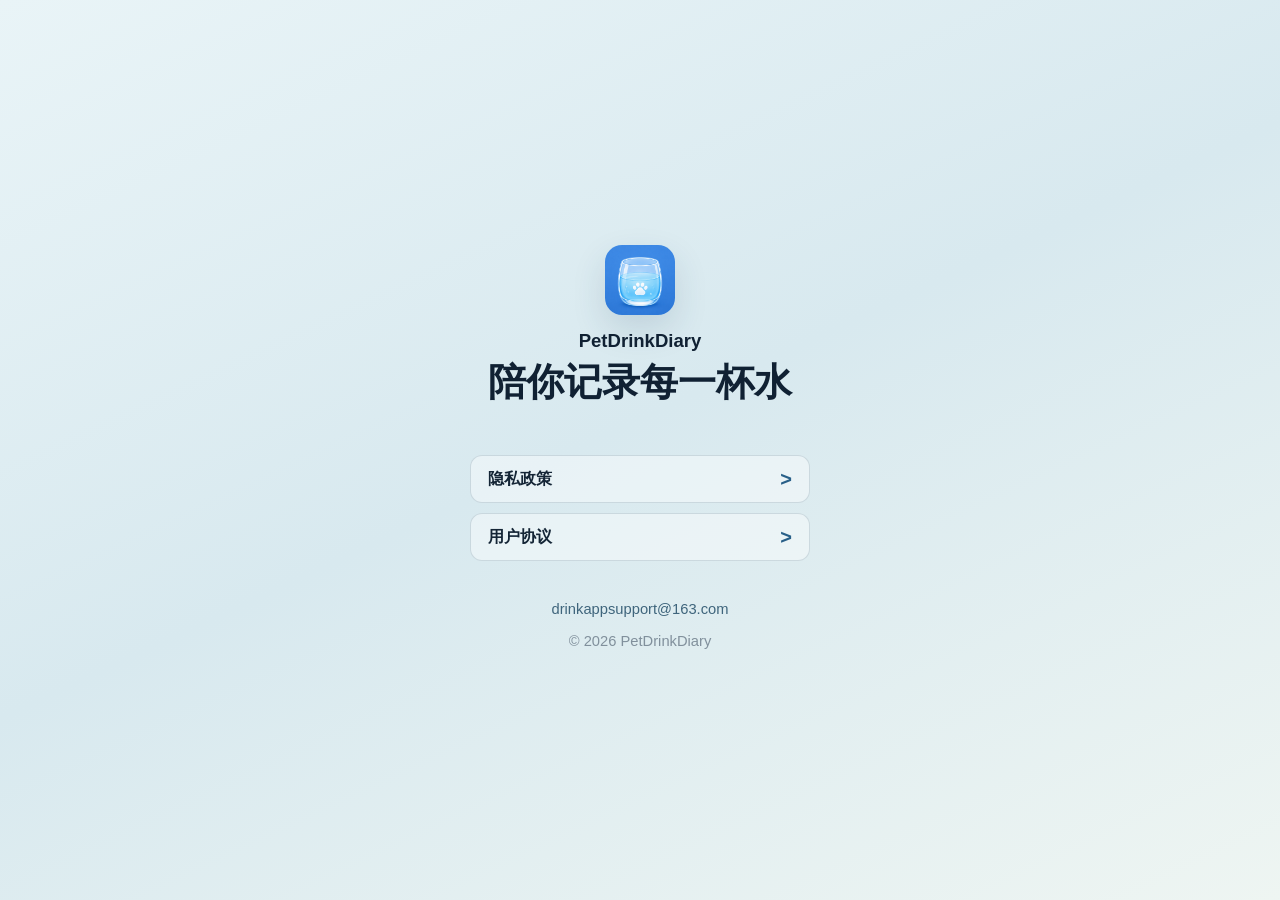
<file: index.html>
<!doctype html>
<html lang="zh-CN">
<head>
  <meta charset="utf-8">
  <meta name="viewport" content="width=device-width, initial-scale=1">
  <meta name="theme-color" content="#e5f2f4">
  <title>PetDrinkDiary</title>
  <link rel="stylesheet" href="style.css">
</head>
<body class="home-page">
  <main class="home-shell">
    <header class="brand-header" aria-label="PetDrinkDiary">
      <img class="app-icon" src="app-icon.png" alt="PetDrinkDiary App 图标">
      <div class="home-brand-copy">
        <p class="brand-name">PetDrinkDiary</p>
        <h1>陪你记录每一杯水</h1>
      </div>
    </header>

    <nav class="entry-list" aria-label="法律信息入口">
      <a class="entry-link" href="privacy.html">隐私政策</a>
      <a class="entry-link" href="terms.html">用户协议</a>
    </nav>
  </main>

  <footer class="site-footer">
    <a href="mailto:drinkappsupport@163.com">drinkappsupport@163.com</a>
    <p>© 2026 PetDrinkDiary</p>
  </footer>
</body>
</html>
</file>
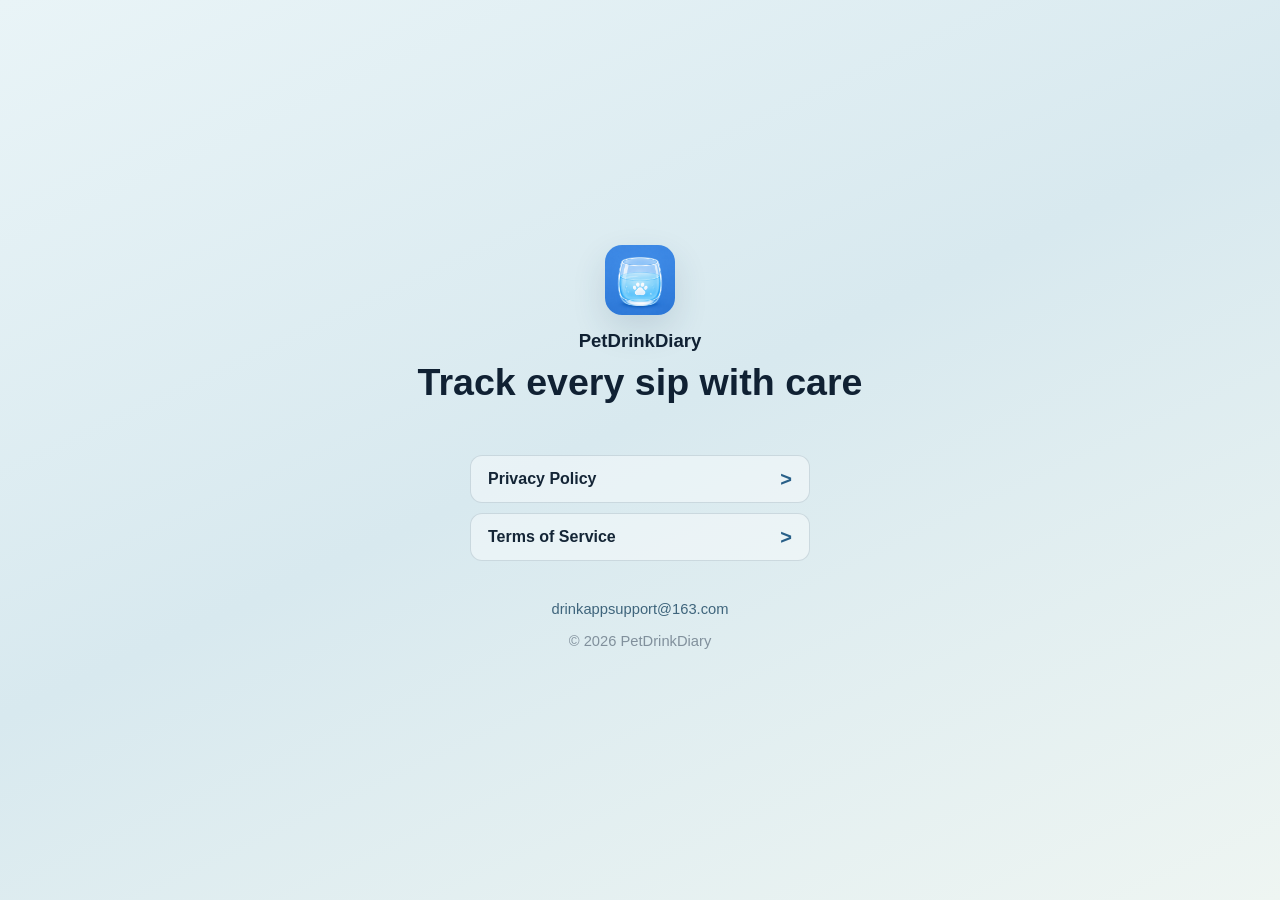
<file: index-en.html>
<!doctype html>
<html lang="en">
<head>
  <meta charset="utf-8">
  <meta name="viewport" content="width=device-width, initial-scale=1">
  <meta name="theme-color" content="#e5f2f4">
  <title>PetDrinkDiary</title>
  <link rel="stylesheet" href="style.css">
</head>
<body class="home-page">
  <main class="home-shell">
    <header class="brand-header" aria-label="PetDrinkDiary">
      <img class="app-icon" src="app-icon.png" alt="PetDrinkDiary app icon">
      <div class="home-brand-copy">
        <p class="brand-name">PetDrinkDiary</p>
        <h1>Track every sip with care</h1>
      </div>
    </header>

    <nav class="entry-list" aria-label="Legal information">
      <a class="entry-link" href="privacy-en.html">Privacy Policy</a>
      <a class="entry-link" href="terms-en.html">Terms of Service</a>
    </nav>
  </main>

  <footer class="site-footer">
    <a href="mailto:drinkappsupport@163.com">drinkappsupport@163.com</a>
    <p>© 2026 PetDrinkDiary</p>
  </footer>
</body>
</html>
</file>
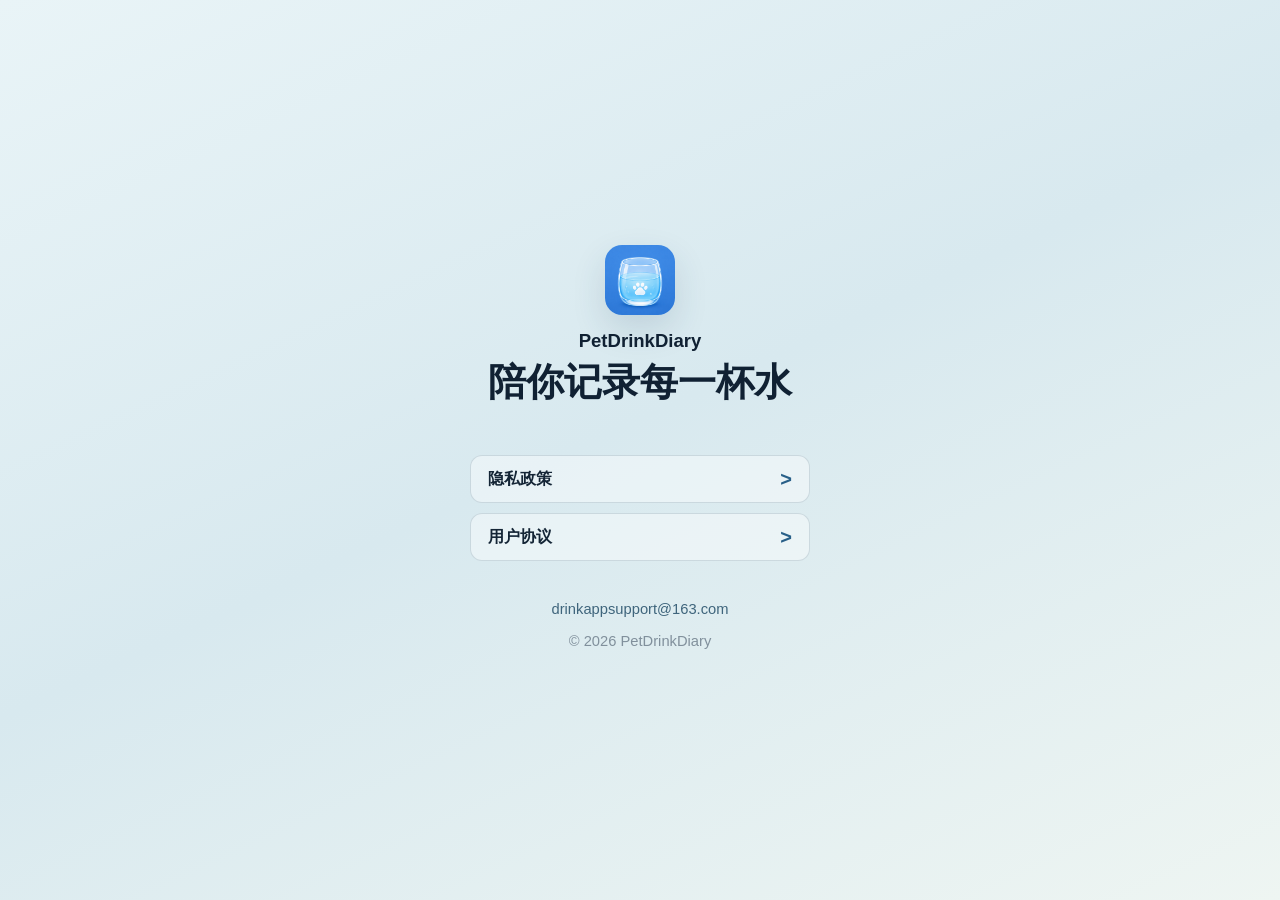
<file: index-zh-CN.html>
<!doctype html>
<html lang="zh-CN">
<head>
  <meta charset="utf-8">
  <meta name="viewport" content="width=device-width, initial-scale=1">
  <meta name="theme-color" content="#e5f2f4">
  <title>PetDrinkDiary</title>
  <link rel="stylesheet" href="style.css">
</head>
<body class="home-page">
  <main class="home-shell">
    <header class="brand-header" aria-label="PetDrinkDiary">
      <img class="app-icon" src="app-icon.png" alt="PetDrinkDiary App 图标">
      <div class="home-brand-copy">
        <p class="brand-name">PetDrinkDiary</p>
        <h1>陪你记录每一杯水</h1>
      </div>
    </header>

    <nav class="entry-list" aria-label="法律信息入口">
      <a class="entry-link" href="privacy-zh-CN.html">隐私政策</a>
      <a class="entry-link" href="terms-zh-CN.html">用户协议</a>
    </nav>
  </main>

  <footer class="site-footer">
    <a href="mailto:drinkappsupport@163.com">drinkappsupport@163.com</a>
    <p>© 2026 PetDrinkDiary</p>
  </footer>
</body>
</html>
</file>
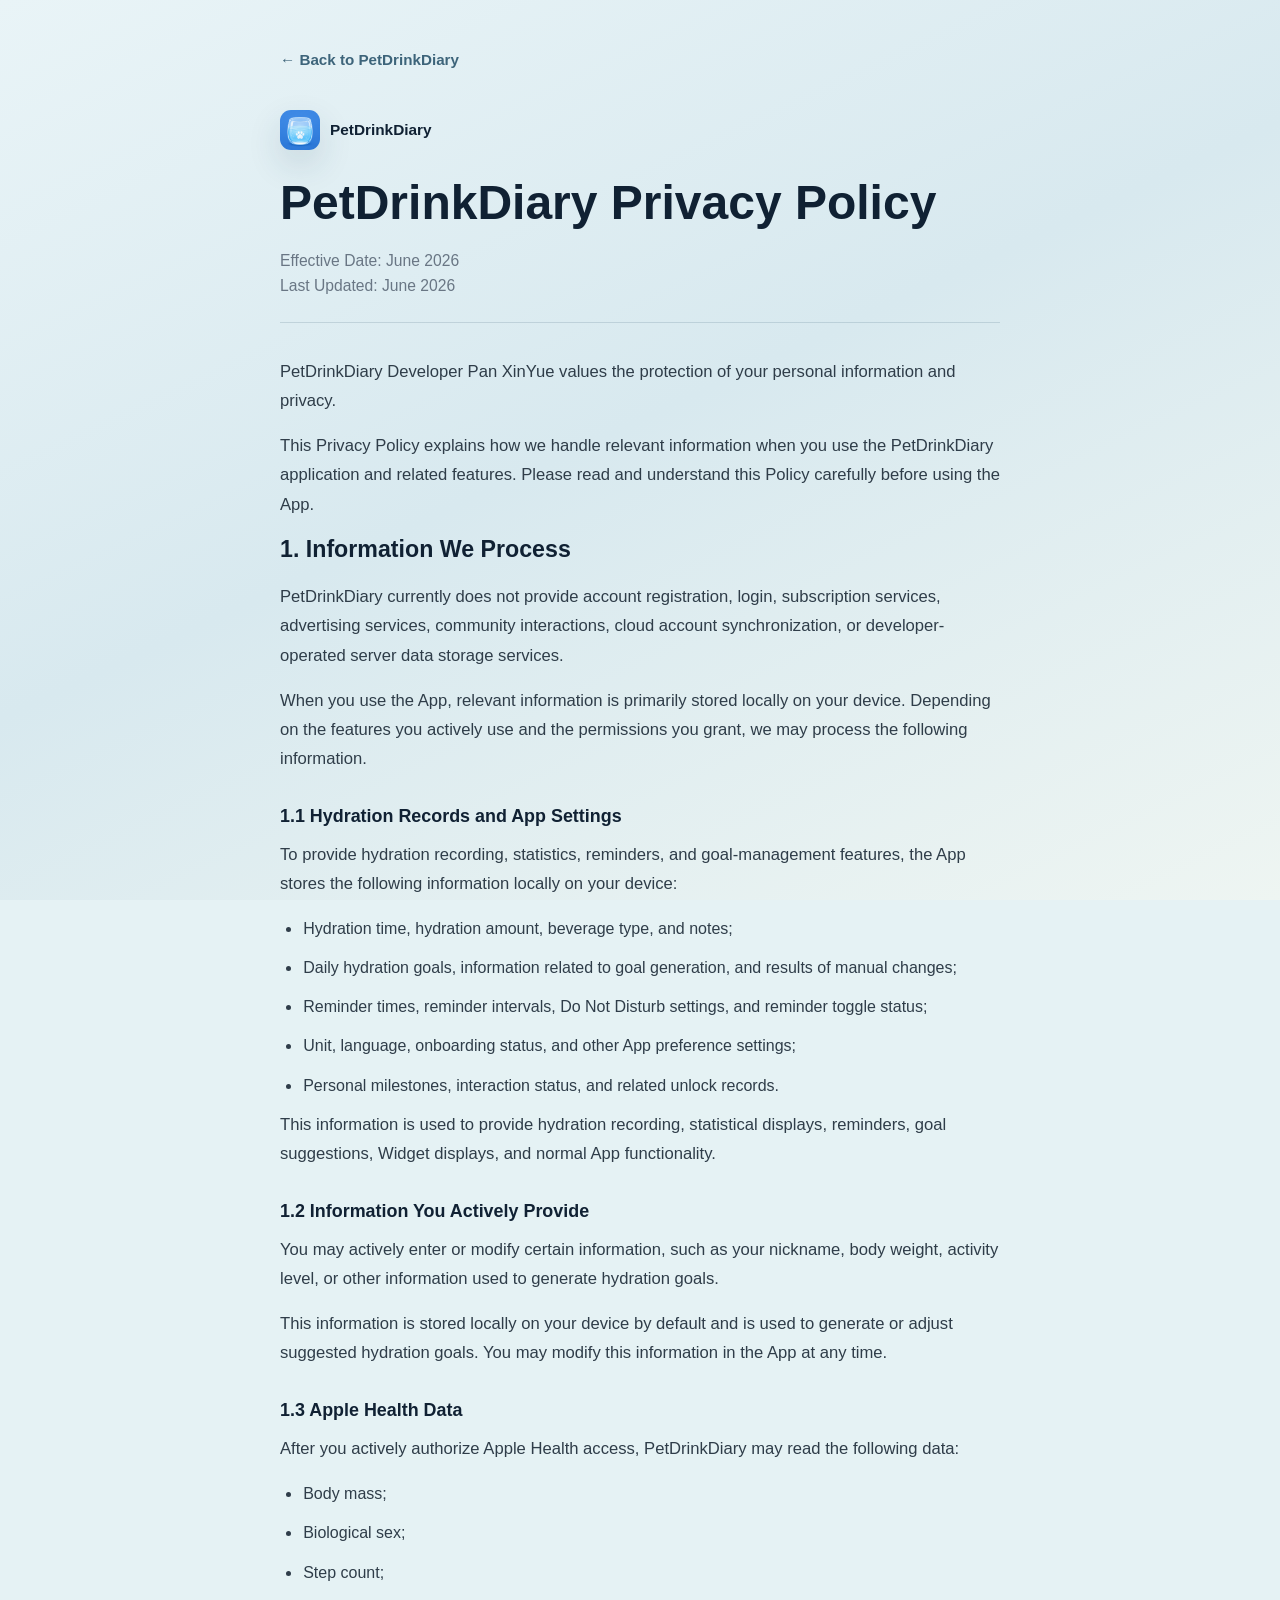
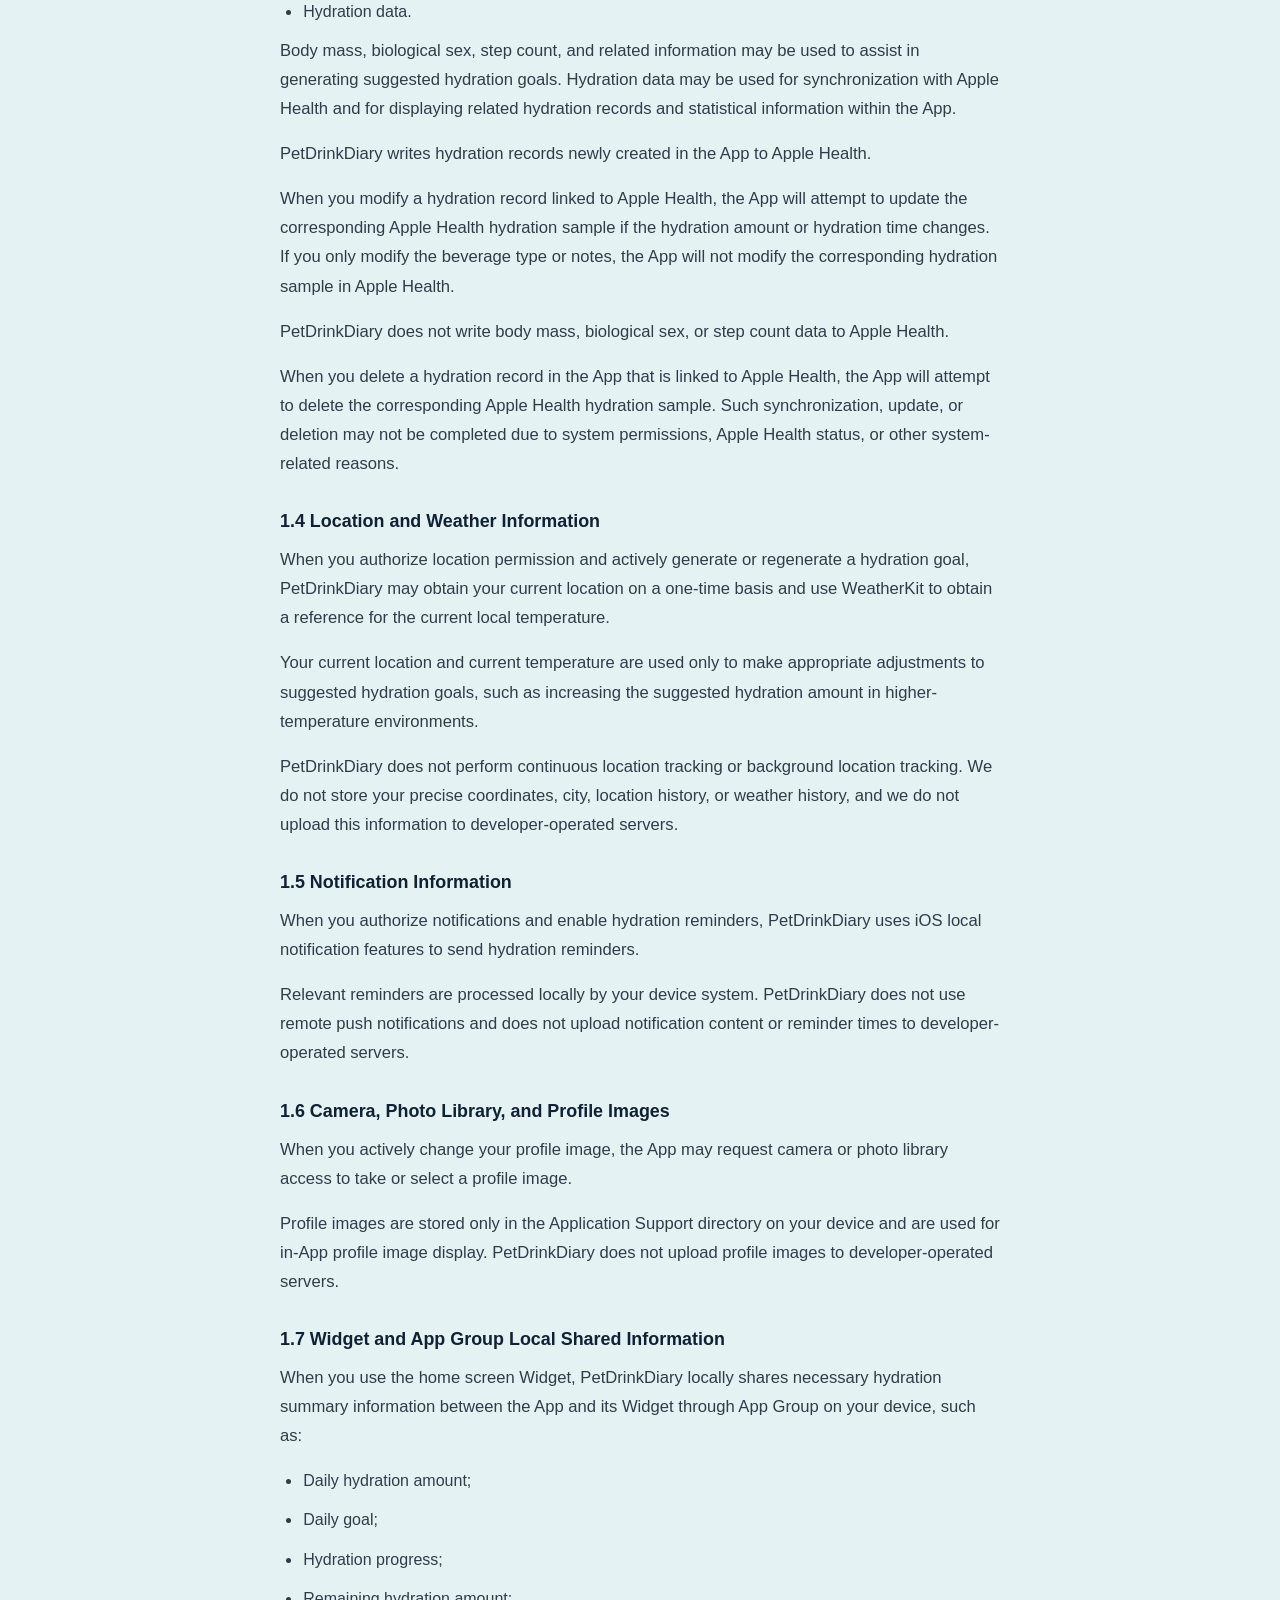
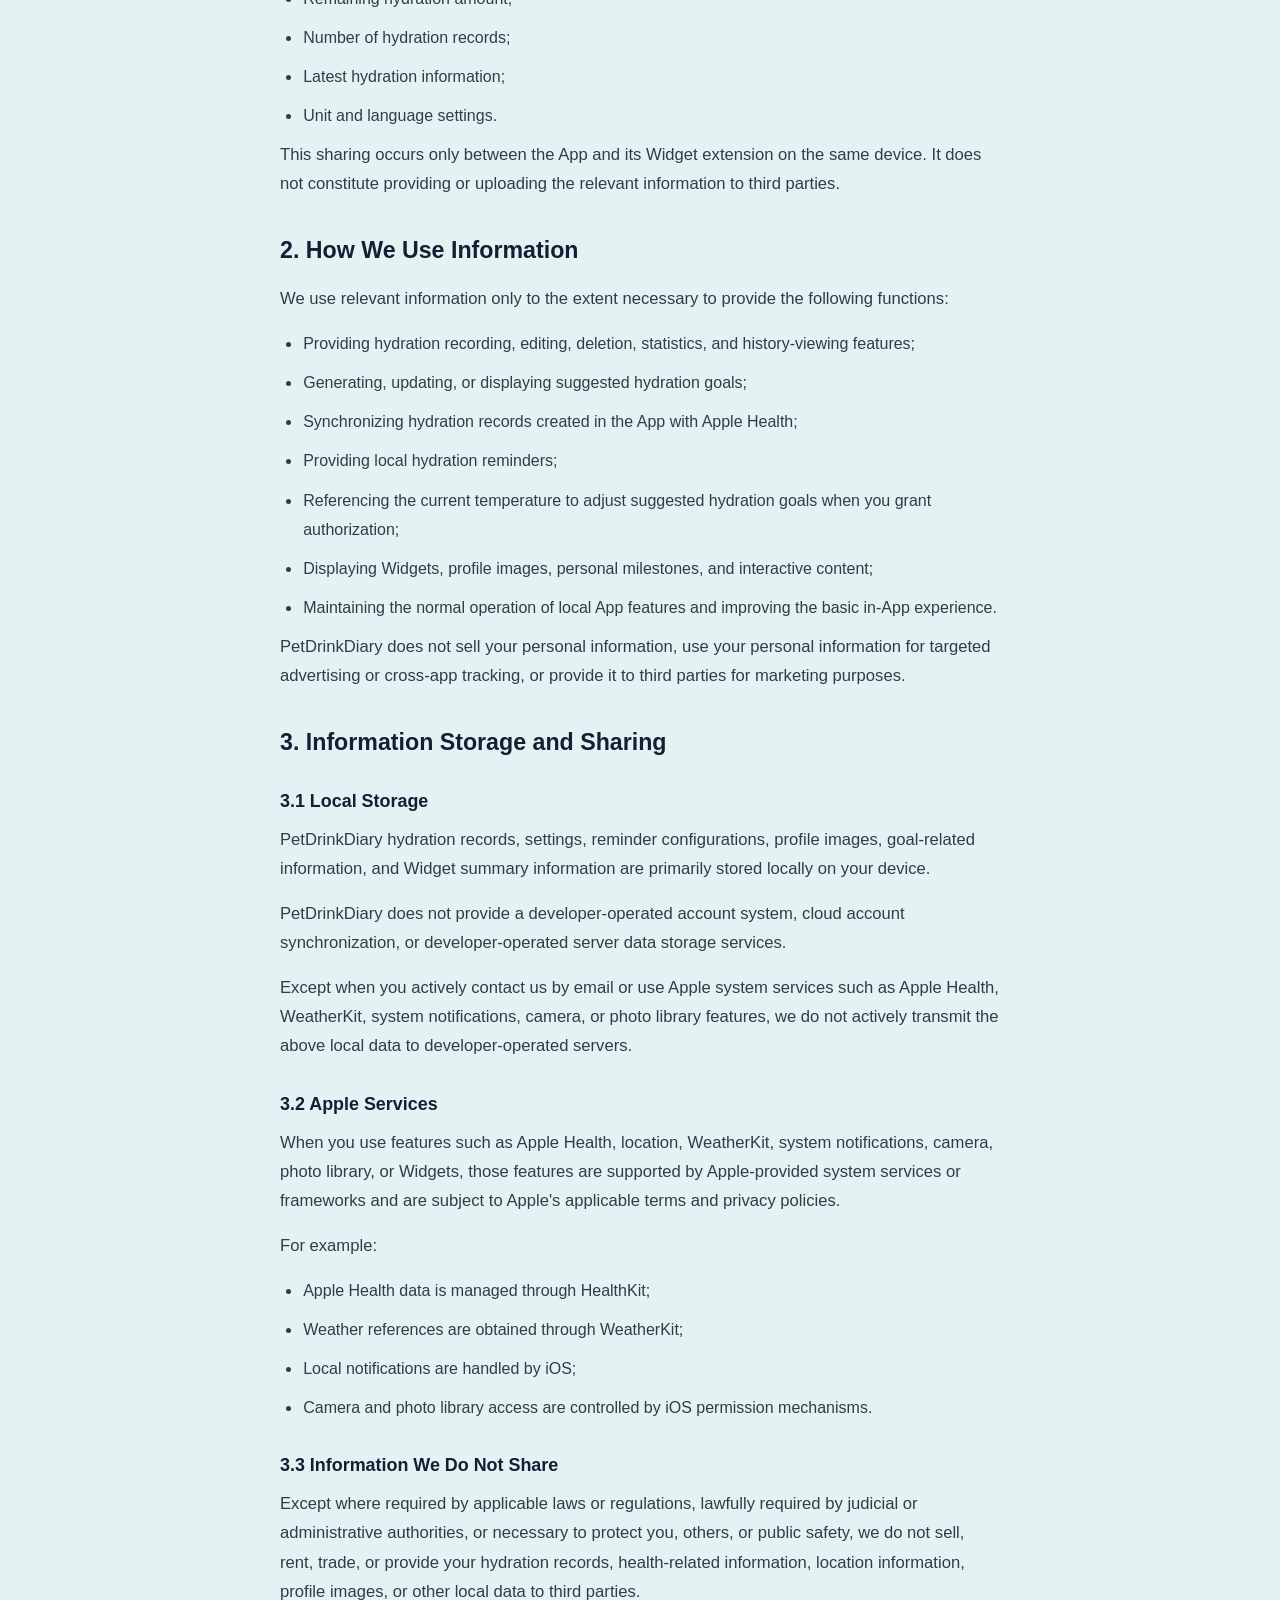
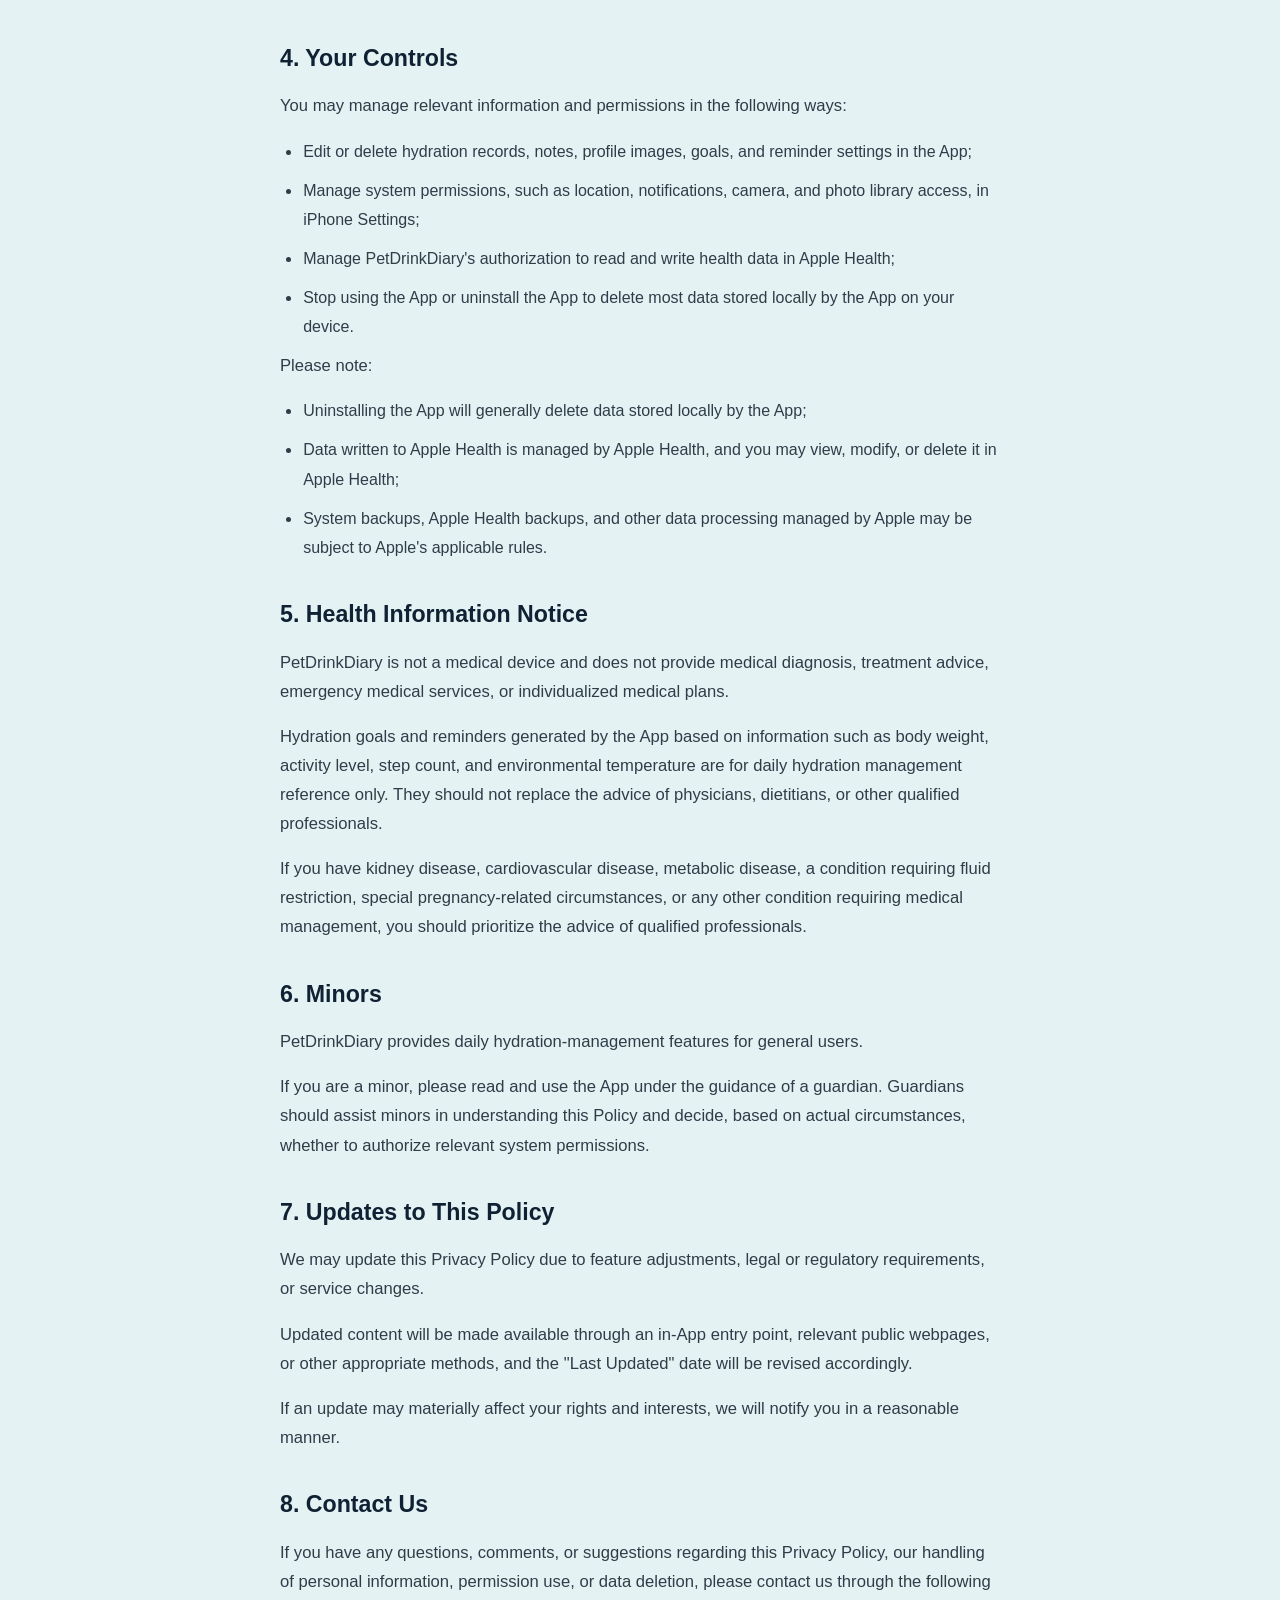
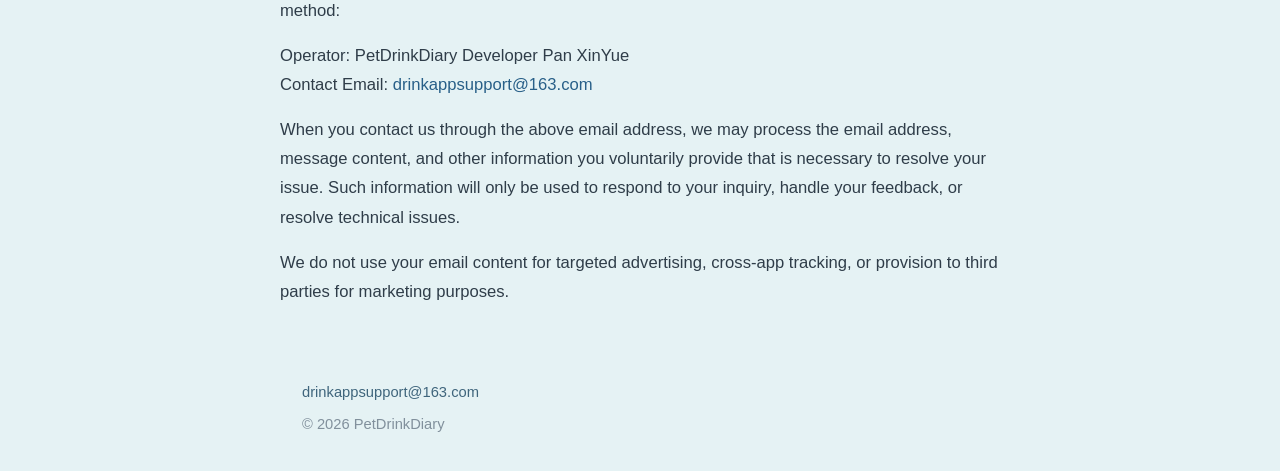
<file: privacy-en.html>
<!doctype html>
<html lang="en">
<head>
  <meta charset="utf-8">
  <meta name="viewport" content="width=device-width, initial-scale=1">
  <meta name="theme-color" content="#e5f2f4">
  <meta name="description" content="PetDrinkDiary Privacy Policy.">
  <title>PetDrinkDiary Privacy Policy</title>
  <link rel="stylesheet" href="style.css">
</head>
<body>
  <main class="document-shell">
    <a class="back-link" href="index-en.html">← Back to PetDrinkDiary</a>

    <header class="document-header">
      <div class="document-brand">
        <img class="app-icon app-icon-small" src="app-icon.png" alt="PetDrinkDiary app icon">
        <span>PetDrinkDiary</span>
      </div>
      <h1>PetDrinkDiary Privacy Policy</h1>
      <div class="date-block" aria-label="Date information">
        <p>Effective Date: June 2026</p>
        <p>Last Updated: June 2026</p>
      </div>
    </header>

    <article class="legal-content">
      <p>PetDrinkDiary Developer Pan XinYue values the protection of your personal information and privacy.</p>
      <p>This Privacy Policy explains how we handle relevant information when you use the PetDrinkDiary application and related features. Please read and understand this Policy carefully before using the App.</p>

      <section>
        <h2>1. Information We Process</h2>
        <p>PetDrinkDiary currently does not provide account registration, login, subscription services, advertising services, community interactions, cloud account synchronization, or developer-operated server data storage services.</p>
        <p>When you use the App, relevant information is primarily stored locally on your device. Depending on the features you actively use and the permissions you grant, we may process the following information.</p>

        <h3>1.1 Hydration Records and App Settings</h3>
        <p>To provide hydration recording, statistics, reminders, and goal-management features, the App stores the following information locally on your device:</p>
        <ul>
          <li>Hydration time, hydration amount, beverage type, and notes;</li>
          <li>Daily hydration goals, information related to goal generation, and results of manual changes;</li>
          <li>Reminder times, reminder intervals, Do Not Disturb settings, and reminder toggle status;</li>
          <li>Unit, language, onboarding status, and other App preference settings;</li>
          <li>Personal milestones, interaction status, and related unlock records.</li>
        </ul>
        <p>This information is used to provide hydration recording, statistical displays, reminders, goal suggestions, Widget displays, and normal App functionality.</p>

        <h3>1.2 Information You Actively Provide</h3>
        <p>You may actively enter or modify certain information, such as your nickname, body weight, activity level, or other information used to generate hydration goals.</p>
        <p>This information is stored locally on your device by default and is used to generate or adjust suggested hydration goals. You may modify this information in the App at any time.</p>

        <h3>1.3 Apple Health Data</h3>
        <p>After you actively authorize Apple Health access, PetDrinkDiary may read the following data:</p>
        <ul>
          <li>Body mass;</li>
          <li>Biological sex;</li>
          <li>Step count;</li>
          <li>Hydration data.</li>
        </ul>
        <p>Body mass, biological sex, step count, and related information may be used to assist in generating suggested hydration goals. Hydration data may be used for synchronization with Apple Health and for displaying related hydration records and statistical information within the App.</p>
        <p>PetDrinkDiary writes hydration records newly created in the App to Apple Health.</p>
        <p>When you modify a hydration record linked to Apple Health, the App will attempt to update the corresponding Apple Health hydration sample if the hydration amount or hydration time changes. If you only modify the beverage type or notes, the App will not modify the corresponding hydration sample in Apple Health.</p>
        <p>PetDrinkDiary does not write body mass, biological sex, or step count data to Apple Health.</p>
        <p>When you delete a hydration record in the App that is linked to Apple Health, the App will attempt to delete the corresponding Apple Health hydration sample. Such synchronization, update, or deletion may not be completed due to system permissions, Apple Health status, or other system-related reasons.</p>

        <h3>1.4 Location and Weather Information</h3>
        <p>When you authorize location permission and actively generate or regenerate a hydration goal, PetDrinkDiary may obtain your current location on a one-time basis and use WeatherKit to obtain a reference for the current local temperature.</p>
        <p>Your current location and current temperature are used only to make appropriate adjustments to suggested hydration goals, such as increasing the suggested hydration amount in higher-temperature environments.</p>
        <p>PetDrinkDiary does not perform continuous location tracking or background location tracking. We do not store your precise coordinates, city, location history, or weather history, and we do not upload this information to developer-operated servers.</p>

        <h3>1.5 Notification Information</h3>
        <p>When you authorize notifications and enable hydration reminders, PetDrinkDiary uses iOS local notification features to send hydration reminders.</p>
        <p>Relevant reminders are processed locally by your device system. PetDrinkDiary does not use remote push notifications and does not upload notification content or reminder times to developer-operated servers.</p>

        <h3>1.6 Camera, Photo Library, and Profile Images</h3>
        <p>When you actively change your profile image, the App may request camera or photo library access to take or select a profile image.</p>
        <p>Profile images are stored only in the Application Support directory on your device and are used for in-App profile image display. PetDrinkDiary does not upload profile images to developer-operated servers.</p>

        <h3>1.7 Widget and App Group Local Shared Information</h3>
        <p>When you use the home screen Widget, PetDrinkDiary locally shares necessary hydration summary information between the App and its Widget through App Group on your device, such as:</p>
        <ul>
          <li>Daily hydration amount;</li>
          <li>Daily goal;</li>
          <li>Hydration progress;</li>
          <li>Remaining hydration amount;</li>
          <li>Number of hydration records;</li>
          <li>Latest hydration information;</li>
          <li>Unit and language settings.</li>
        </ul>
        <p>This sharing occurs only between the App and its Widget extension on the same device. It does not constitute providing or uploading the relevant information to third parties.</p>
      </section>

      <section>
        <h2>2. How We Use Information</h2>
        <p>We use relevant information only to the extent necessary to provide the following functions:</p>
        <ul>
          <li>Providing hydration recording, editing, deletion, statistics, and history-viewing features;</li>
          <li>Generating, updating, or displaying suggested hydration goals;</li>
          <li>Synchronizing hydration records created in the App with Apple Health;</li>
          <li>Providing local hydration reminders;</li>
          <li>Referencing the current temperature to adjust suggested hydration goals when you grant authorization;</li>
          <li>Displaying Widgets, profile images, personal milestones, and interactive content;</li>
          <li>Maintaining the normal operation of local App features and improving the basic in-App experience.</li>
        </ul>
        <p>PetDrinkDiary does not sell your personal information, use your personal information for targeted advertising or cross-app tracking, or provide it to third parties for marketing purposes.</p>
      </section>

      <section>
        <h2>3. Information Storage and Sharing</h2>

        <h3>3.1 Local Storage</h3>
        <p>PetDrinkDiary hydration records, settings, reminder configurations, profile images, goal-related information, and Widget summary information are primarily stored locally on your device.</p>
        <p>PetDrinkDiary does not provide a developer-operated account system, cloud account synchronization, or developer-operated server data storage services.</p>
        <p>Except when you actively contact us by email or use Apple system services such as Apple Health, WeatherKit, system notifications, camera, or photo library features, we do not actively transmit the above local data to developer-operated servers.</p>

        <h3>3.2 Apple Services</h3>
        <p>When you use features such as Apple Health, location, WeatherKit, system notifications, camera, photo library, or Widgets, those features are supported by Apple-provided system services or frameworks and are subject to Apple's applicable terms and privacy policies.</p>
        <p>For example:</p>
        <ul>
          <li>Apple Health data is managed through HealthKit;</li>
          <li>Weather references are obtained through WeatherKit;</li>
          <li>Local notifications are handled by iOS;</li>
          <li>Camera and photo library access are controlled by iOS permission mechanisms.</li>
        </ul>

        <h3>3.3 Information We Do Not Share</h3>
        <p>Except where required by applicable laws or regulations, lawfully required by judicial or administrative authorities, or necessary to protect you, others, or public safety, we do not sell, rent, trade, or provide your hydration records, health-related information, location information, profile images, or other local data to third parties.</p>
      </section>

      <section>
        <h2>4. Your Controls</h2>
        <p>You may manage relevant information and permissions in the following ways:</p>
        <ul>
          <li>Edit or delete hydration records, notes, profile images, goals, and reminder settings in the App;</li>
          <li>Manage system permissions, such as location, notifications, camera, and photo library access, in iPhone Settings;</li>
          <li>Manage PetDrinkDiary's authorization to read and write health data in Apple Health;</li>
          <li>Stop using the App or uninstall the App to delete most data stored locally by the App on your device.</li>
        </ul>
        <p>Please note:</p>
        <ul>
          <li>Uninstalling the App will generally delete data stored locally by the App;</li>
          <li>Data written to Apple Health is managed by Apple Health, and you may view, modify, or delete it in Apple Health;</li>
          <li>System backups, Apple Health backups, and other data processing managed by Apple may be subject to Apple's applicable rules.</li>
        </ul>
      </section>

      <section>
        <h2>5. Health Information Notice</h2>
        <p>PetDrinkDiary is not a medical device and does not provide medical diagnosis, treatment advice, emergency medical services, or individualized medical plans.</p>
        <p>Hydration goals and reminders generated by the App based on information such as body weight, activity level, step count, and environmental temperature are for daily hydration management reference only. They should not replace the advice of physicians, dietitians, or other qualified professionals.</p>
        <p>If you have kidney disease, cardiovascular disease, metabolic disease, a condition requiring fluid restriction, special pregnancy-related circumstances, or any other condition requiring medical management, you should prioritize the advice of qualified professionals.</p>
      </section>

      <section>
        <h2>6. Minors</h2>
        <p>PetDrinkDiary provides daily hydration-management features for general users.</p>
        <p>If you are a minor, please read and use the App under the guidance of a guardian. Guardians should assist minors in understanding this Policy and decide, based on actual circumstances, whether to authorize relevant system permissions.</p>
      </section>

      <section>
        <h2>7. Updates to This Policy</h2>
        <p>We may update this Privacy Policy due to feature adjustments, legal or regulatory requirements, or service changes.</p>
        <p>Updated content will be made available through an in-App entry point, relevant public webpages, or other appropriate methods, and the "Last Updated" date will be revised accordingly.</p>
        <p>If an update may materially affect your rights and interests, we will notify you in a reasonable manner.</p>
      </section>

      <section>
        <h2>8. Contact Us</h2>
        <p>If you have any questions, comments, or suggestions regarding this Privacy Policy, our handling of personal information, permission use, or data deletion, please contact us through the following method:</p>
        <p>Operator: PetDrinkDiary Developer Pan XinYue<br>Contact Email: <a href="mailto:drinkappsupport@163.com">drinkappsupport@163.com</a></p>
        <p>When you contact us through the above email address, we may process the email address, message content, and other information you voluntarily provide that is necessary to resolve your issue. Such information will only be used to respond to your inquiry, handle your feedback, or resolve technical issues.</p>
        <p>We do not use your email content for targeted advertising, cross-app tracking, or provision to third parties for marketing purposes.</p>
      </section>
    </article>
  </main>

  <footer class="site-footer document-footer">
    <a href="mailto:drinkappsupport@163.com">drinkappsupport@163.com</a>
    <p>© 2026 PetDrinkDiary</p>
  </footer>
</body>
</html>
</file>
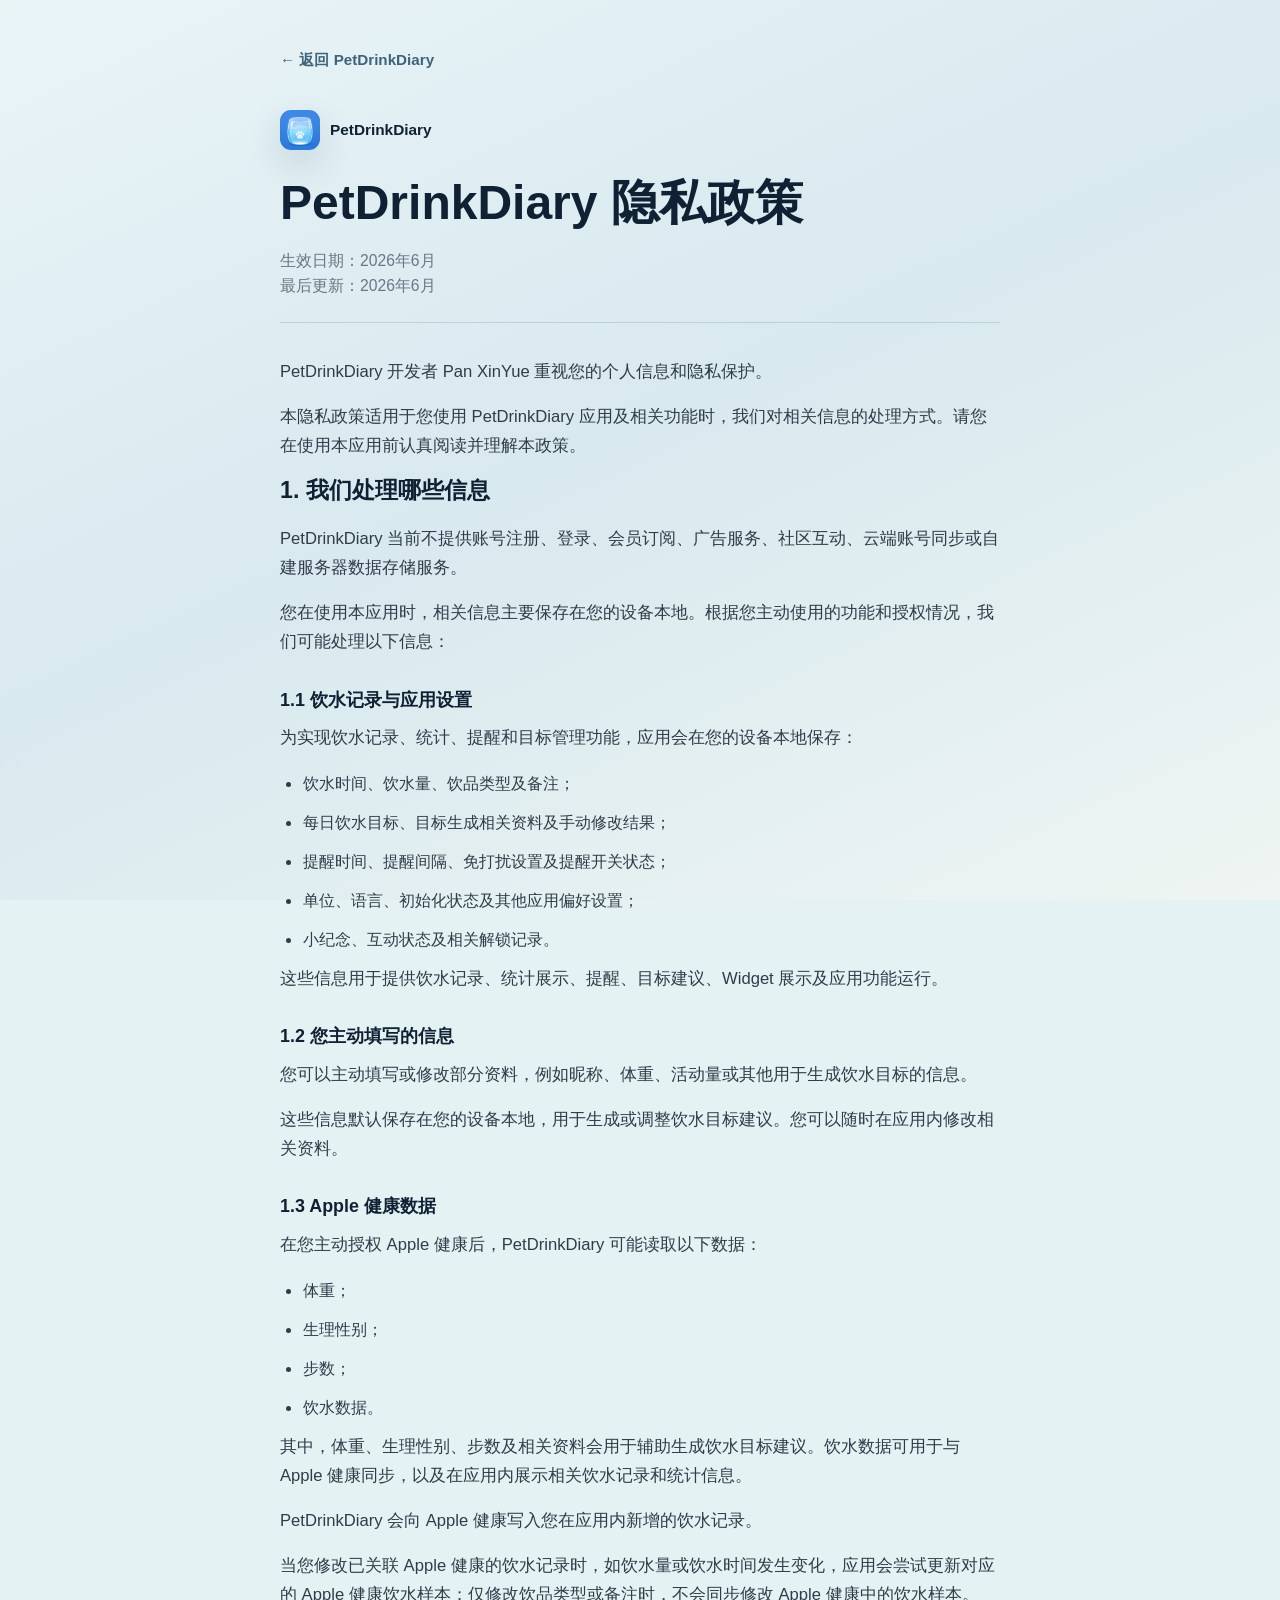
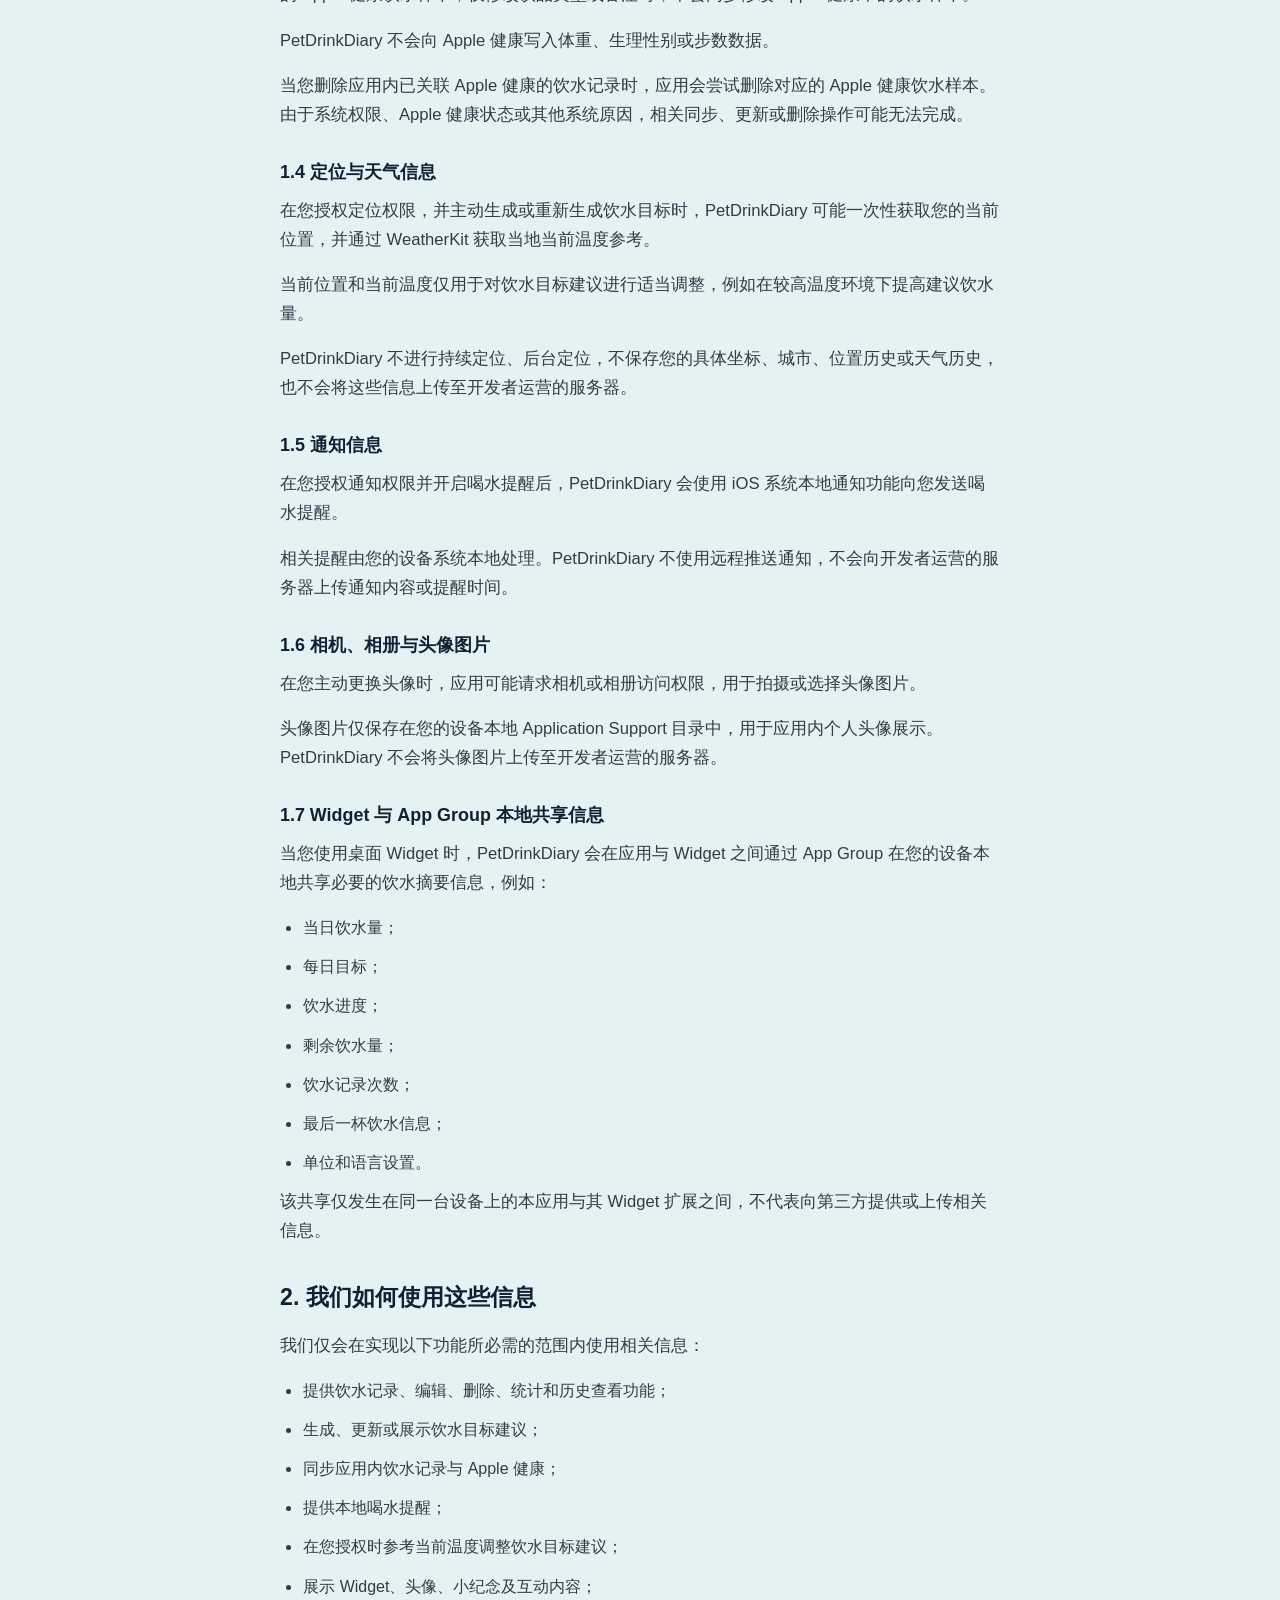
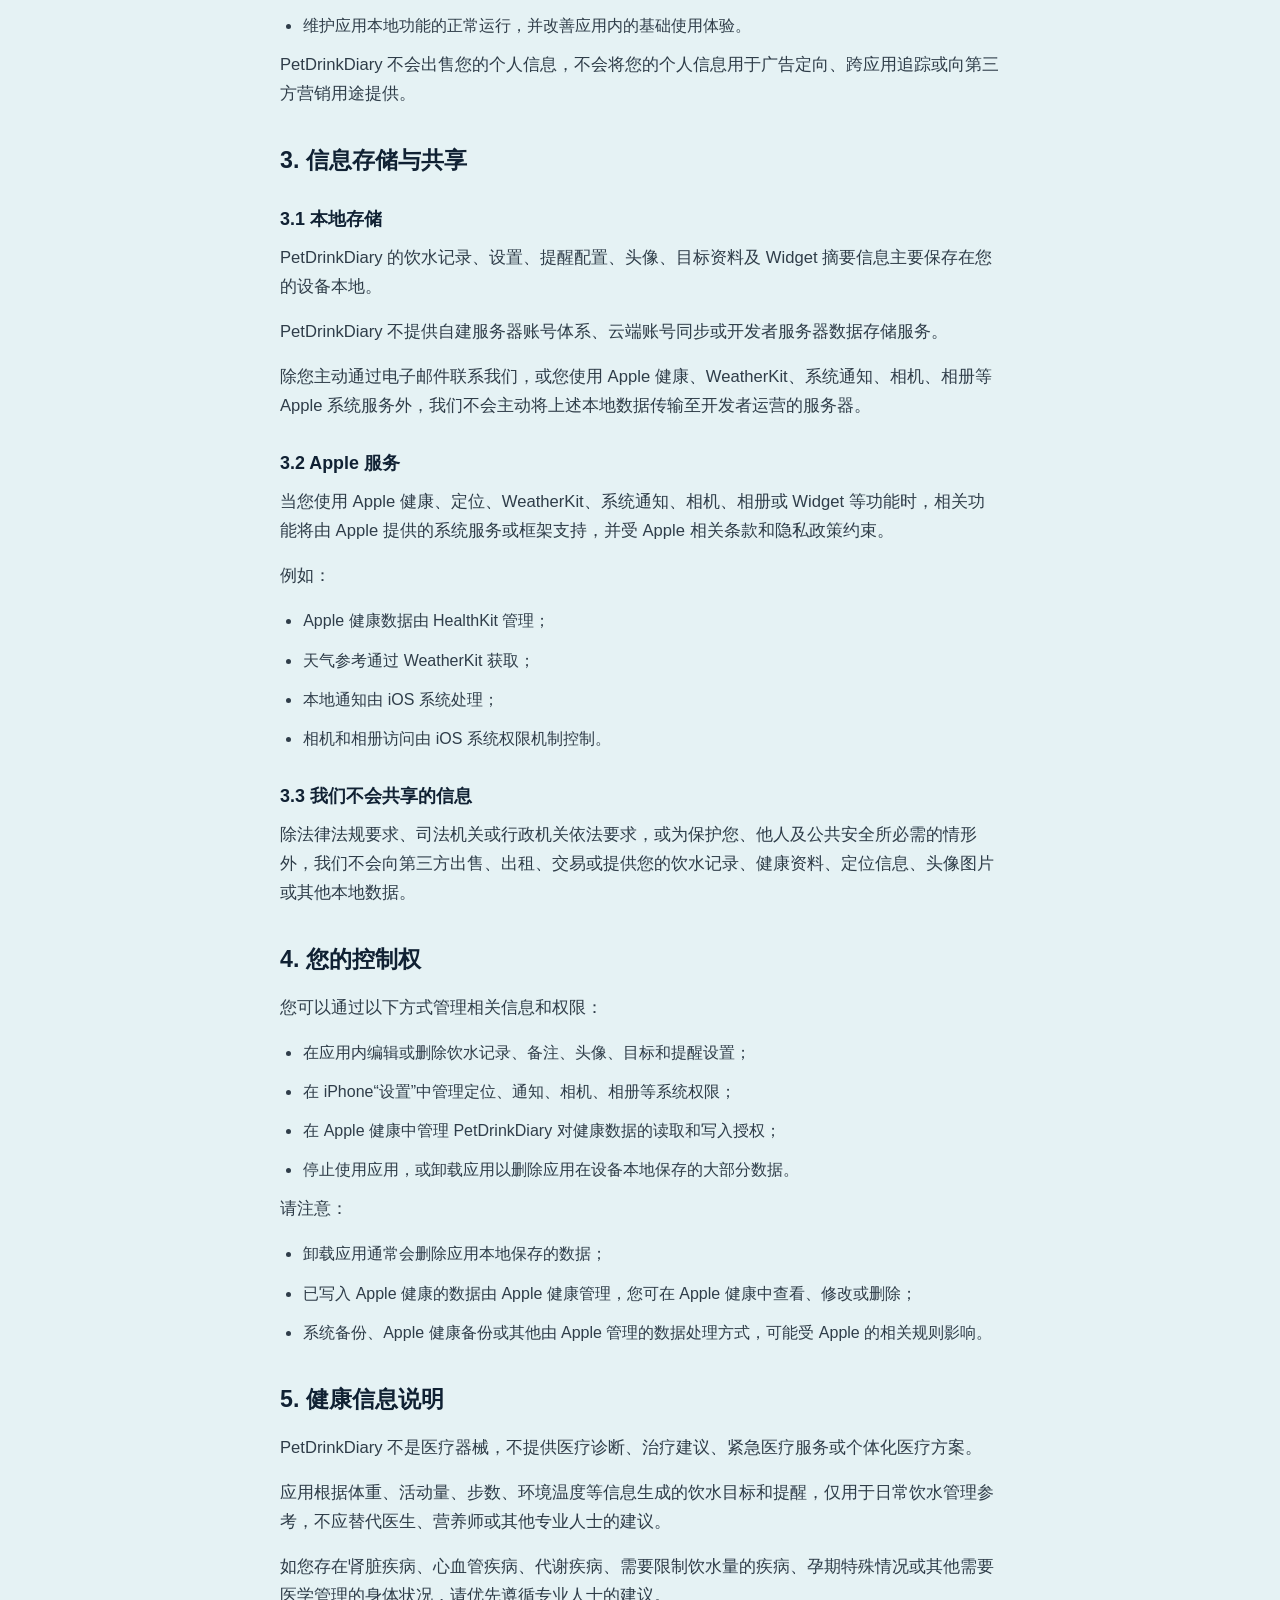
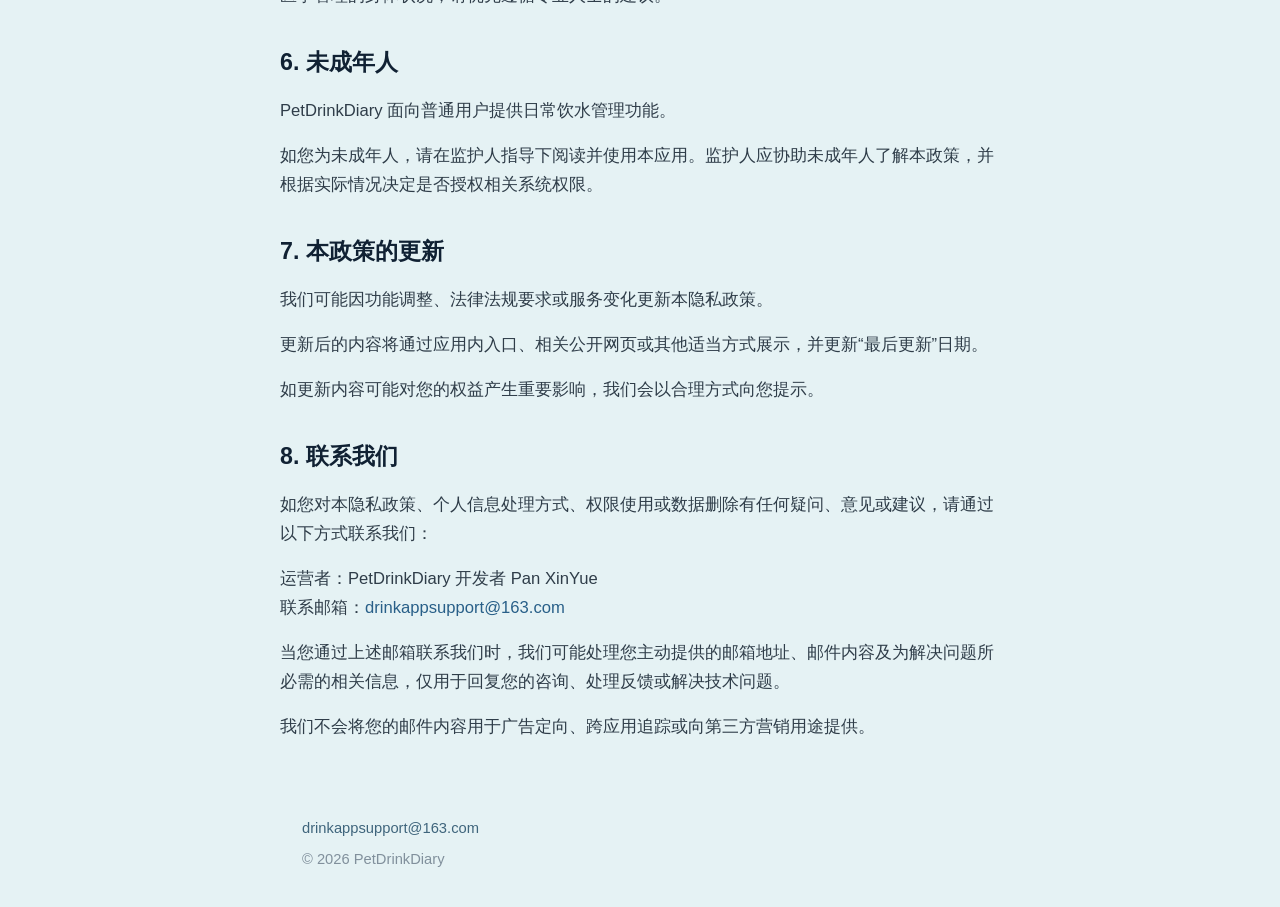
<file: privacy-zh-CN.html>
<!doctype html>
<html lang="zh-CN">
<head>
  <meta charset="utf-8">
  <meta name="viewport" content="width=device-width, initial-scale=1">
  <meta name="theme-color" content="#e5f2f4">
  <meta name="description" content="PetDrinkDiary 隐私政策，说明饮水记录、Apple 健康、定位、通知和本地存储信息的处理方式。">
  <title>PetDrinkDiary 隐私政策</title>
  <link rel="stylesheet" href="style.css">
</head>
<body>
  <main class="document-shell">
    <a class="back-link" href="index-zh-CN.html">← 返回 PetDrinkDiary</a>

    <header class="document-header">
      <div class="document-brand">
        <img class="app-icon app-icon-small" src="app-icon.png" alt="PetDrinkDiary App 图标">
        <span>PetDrinkDiary</span>
      </div>
      <h1>PetDrinkDiary 隐私政策</h1>
      <div class="date-block" aria-label="日期信息">
        <p>生效日期：2026年6月</p>
        <p>最后更新：2026年6月</p>
      </div>
    </header>

    <article class="legal-content">
      <p>PetDrinkDiary 开发者 Pan XinYue 重视您的个人信息和隐私保护。</p>
      <p>本隐私政策适用于您使用 PetDrinkDiary 应用及相关功能时，我们对相关信息的处理方式。请您在使用本应用前认真阅读并理解本政策。</p>

      <section>
        <h2>1. 我们处理哪些信息</h2>
        <p>PetDrinkDiary 当前不提供账号注册、登录、会员订阅、广告服务、社区互动、云端账号同步或自建服务器数据存储服务。</p>
        <p>您在使用本应用时，相关信息主要保存在您的设备本地。根据您主动使用的功能和授权情况，我们可能处理以下信息：</p>

        <h3>1.1 饮水记录与应用设置</h3>
        <p>为实现饮水记录、统计、提醒和目标管理功能，应用会在您的设备本地保存：</p>
        <ul>
          <li>饮水时间、饮水量、饮品类型及备注；</li>
          <li>每日饮水目标、目标生成相关资料及手动修改结果；</li>
          <li>提醒时间、提醒间隔、免打扰设置及提醒开关状态；</li>
          <li>单位、语言、初始化状态及其他应用偏好设置；</li>
          <li>小纪念、互动状态及相关解锁记录。</li>
        </ul>
        <p>这些信息用于提供饮水记录、统计展示、提醒、目标建议、Widget 展示及应用功能运行。</p>

        <h3>1.2 您主动填写的信息</h3>
        <p>您可以主动填写或修改部分资料，例如昵称、体重、活动量或其他用于生成饮水目标的信息。</p>
        <p>这些信息默认保存在您的设备本地，用于生成或调整饮水目标建议。您可以随时在应用内修改相关资料。</p>

        <h3>1.3 Apple 健康数据</h3>
        <p>在您主动授权 Apple 健康后，PetDrinkDiary 可能读取以下数据：</p>
        <ul>
          <li>体重；</li>
          <li>生理性别；</li>
          <li>步数；</li>
          <li>饮水数据。</li>
        </ul>
        <p>其中，体重、生理性别、步数及相关资料会用于辅助生成饮水目标建议。饮水数据可用于与 Apple 健康同步，以及在应用内展示相关饮水记录和统计信息。</p>
        <p>PetDrinkDiary 会向 Apple 健康写入您在应用内新增的饮水记录。</p>
        <p>当您修改已关联 Apple 健康的饮水记录时，如饮水量或饮水时间发生变化，应用会尝试更新对应的 Apple 健康饮水样本；仅修改饮品类型或备注时，不会同步修改 Apple 健康中的饮水样本。</p>
        <p>PetDrinkDiary 不会向 Apple 健康写入体重、生理性别或步数数据。</p>
        <p>当您删除应用内已关联 Apple 健康的饮水记录时，应用会尝试删除对应的 Apple 健康饮水样本。由于系统权限、Apple 健康状态或其他系统原因，相关同步、更新或删除操作可能无法完成。</p>

        <h3>1.4 定位与天气信息</h3>
        <p>在您授权定位权限，并主动生成或重新生成饮水目标时，PetDrinkDiary 可能一次性获取您的当前位置，并通过 WeatherKit 获取当地当前温度参考。</p>
        <p>当前位置和当前温度仅用于对饮水目标建议进行适当调整，例如在较高温度环境下提高建议饮水量。</p>
        <p>PetDrinkDiary 不进行持续定位、后台定位，不保存您的具体坐标、城市、位置历史或天气历史，也不会将这些信息上传至开发者运营的服务器。</p>

        <h3>1.5 通知信息</h3>
        <p>在您授权通知权限并开启喝水提醒后，PetDrinkDiary 会使用 iOS 系统本地通知功能向您发送喝水提醒。</p>
        <p>相关提醒由您的设备系统本地处理。PetDrinkDiary 不使用远程推送通知，不会向开发者运营的服务器上传通知内容或提醒时间。</p>

        <h3>1.6 相机、相册与头像图片</h3>
        <p>在您主动更换头像时，应用可能请求相机或相册访问权限，用于拍摄或选择头像图片。</p>
        <p>头像图片仅保存在您的设备本地 Application Support 目录中，用于应用内个人头像展示。PetDrinkDiary 不会将头像图片上传至开发者运营的服务器。</p>

        <h3>1.7 Widget 与 App Group 本地共享信息</h3>
        <p>当您使用桌面 Widget 时，PetDrinkDiary 会在应用与 Widget 之间通过 App Group 在您的设备本地共享必要的饮水摘要信息，例如：</p>
        <ul>
          <li>当日饮水量；</li>
          <li>每日目标；</li>
          <li>饮水进度；</li>
          <li>剩余饮水量；</li>
          <li>饮水记录次数；</li>
          <li>最后一杯饮水信息；</li>
          <li>单位和语言设置。</li>
        </ul>
        <p>该共享仅发生在同一台设备上的本应用与其 Widget 扩展之间，不代表向第三方提供或上传相关信息。</p>
      </section>

      <section>
        <h2>2. 我们如何使用这些信息</h2>
        <p>我们仅会在实现以下功能所必需的范围内使用相关信息：</p>
        <ul>
          <li>提供饮水记录、编辑、删除、统计和历史查看功能；</li>
          <li>生成、更新或展示饮水目标建议；</li>
          <li>同步应用内饮水记录与 Apple 健康；</li>
          <li>提供本地喝水提醒；</li>
          <li>在您授权时参考当前温度调整饮水目标建议；</li>
          <li>展示 Widget、头像、小纪念及互动内容；</li>
          <li>维护应用本地功能的正常运行，并改善应用内的基础使用体验。</li>
        </ul>
        <p>PetDrinkDiary 不会出售您的个人信息，不会将您的个人信息用于广告定向、跨应用追踪或向第三方营销用途提供。</p>
      </section>

      <section>
        <h2>3. 信息存储与共享</h2>

        <h3>3.1 本地存储</h3>
        <p>PetDrinkDiary 的饮水记录、设置、提醒配置、头像、目标资料及 Widget 摘要信息主要保存在您的设备本地。</p>
        <p>PetDrinkDiary 不提供自建服务器账号体系、云端账号同步或开发者服务器数据存储服务。</p>
        <p>除您主动通过电子邮件联系我们，或您使用 Apple 健康、WeatherKit、系统通知、相机、相册等 Apple 系统服务外，我们不会主动将上述本地数据传输至开发者运营的服务器。</p>

        <h3>3.2 Apple 服务</h3>
        <p>当您使用 Apple 健康、定位、WeatherKit、系统通知、相机、相册或 Widget 等功能时，相关功能将由 Apple 提供的系统服务或框架支持，并受 Apple 相关条款和隐私政策约束。</p>
        <p>例如：</p>
        <ul>
          <li>Apple 健康数据由 HealthKit 管理；</li>
          <li>天气参考通过 WeatherKit 获取；</li>
          <li>本地通知由 iOS 系统处理；</li>
          <li>相机和相册访问由 iOS 系统权限机制控制。</li>
        </ul>

        <h3>3.3 我们不会共享的信息</h3>
        <p>除法律法规要求、司法机关或行政机关依法要求，或为保护您、他人及公共安全所必需的情形外，我们不会向第三方出售、出租、交易或提供您的饮水记录、健康资料、定位信息、头像图片或其他本地数据。</p>
      </section>

      <section>
        <h2>4. 您的控制权</h2>
        <p>您可以通过以下方式管理相关信息和权限：</p>
        <ul>
          <li>在应用内编辑或删除饮水记录、备注、头像、目标和提醒设置；</li>
          <li>在 iPhone“设置”中管理定位、通知、相机、相册等系统权限；</li>
          <li>在 Apple 健康中管理 PetDrinkDiary 对健康数据的读取和写入授权；</li>
          <li>停止使用应用，或卸载应用以删除应用在设备本地保存的大部分数据。</li>
        </ul>
        <p>请注意：</p>
        <ul>
          <li>卸载应用通常会删除应用本地保存的数据；</li>
          <li>已写入 Apple 健康的数据由 Apple 健康管理，您可在 Apple 健康中查看、修改或删除；</li>
          <li>系统备份、Apple 健康备份或其他由 Apple 管理的数据处理方式，可能受 Apple 的相关规则影响。</li>
        </ul>
      </section>

      <section>
        <h2>5. 健康信息说明</h2>
        <p>PetDrinkDiary 不是医疗器械，不提供医疗诊断、治疗建议、紧急医疗服务或个体化医疗方案。</p>
        <p>应用根据体重、活动量、步数、环境温度等信息生成的饮水目标和提醒，仅用于日常饮水管理参考，不应替代医生、营养师或其他专业人士的建议。</p>
        <p>如您存在肾脏疾病、心血管疾病、代谢疾病、需要限制饮水量的疾病、孕期特殊情况或其他需要医学管理的身体状况，请优先遵循专业人士的建议。</p>
      </section>

      <section>
        <h2>6. 未成年人</h2>
        <p>PetDrinkDiary 面向普通用户提供日常饮水管理功能。</p>
        <p>如您为未成年人，请在监护人指导下阅读并使用本应用。监护人应协助未成年人了解本政策，并根据实际情况决定是否授权相关系统权限。</p>
      </section>

      <section>
        <h2>7. 本政策的更新</h2>
        <p>我们可能因功能调整、法律法规要求或服务变化更新本隐私政策。</p>
        <p>更新后的内容将通过应用内入口、相关公开网页或其他适当方式展示，并更新“最后更新”日期。</p>
        <p>如更新内容可能对您的权益产生重要影响，我们会以合理方式向您提示。</p>
      </section>

      <section>
        <h2>8. 联系我们</h2>
        <p>如您对本隐私政策、个人信息处理方式、权限使用或数据删除有任何疑问、意见或建议，请通过以下方式联系我们：</p>
        <p>运营者：PetDrinkDiary 开发者 Pan XinYue<br>联系邮箱：<a href="mailto:drinkappsupport@163.com">drinkappsupport@163.com</a></p>
        <p>当您通过上述邮箱联系我们时，我们可能处理您主动提供的邮箱地址、邮件内容及为解决问题所必需的相关信息，仅用于回复您的咨询、处理反馈或解决技术问题。</p>
        <p>我们不会将您的邮件内容用于广告定向、跨应用追踪或向第三方营销用途提供。</p>
      </section>
    </article>
  </main>

  <footer class="site-footer document-footer">
    <a href="mailto:drinkappsupport@163.com">drinkappsupport@163.com</a>
    <p>© 2026 PetDrinkDiary</p>
  </footer>
</body>
</html>
</file>
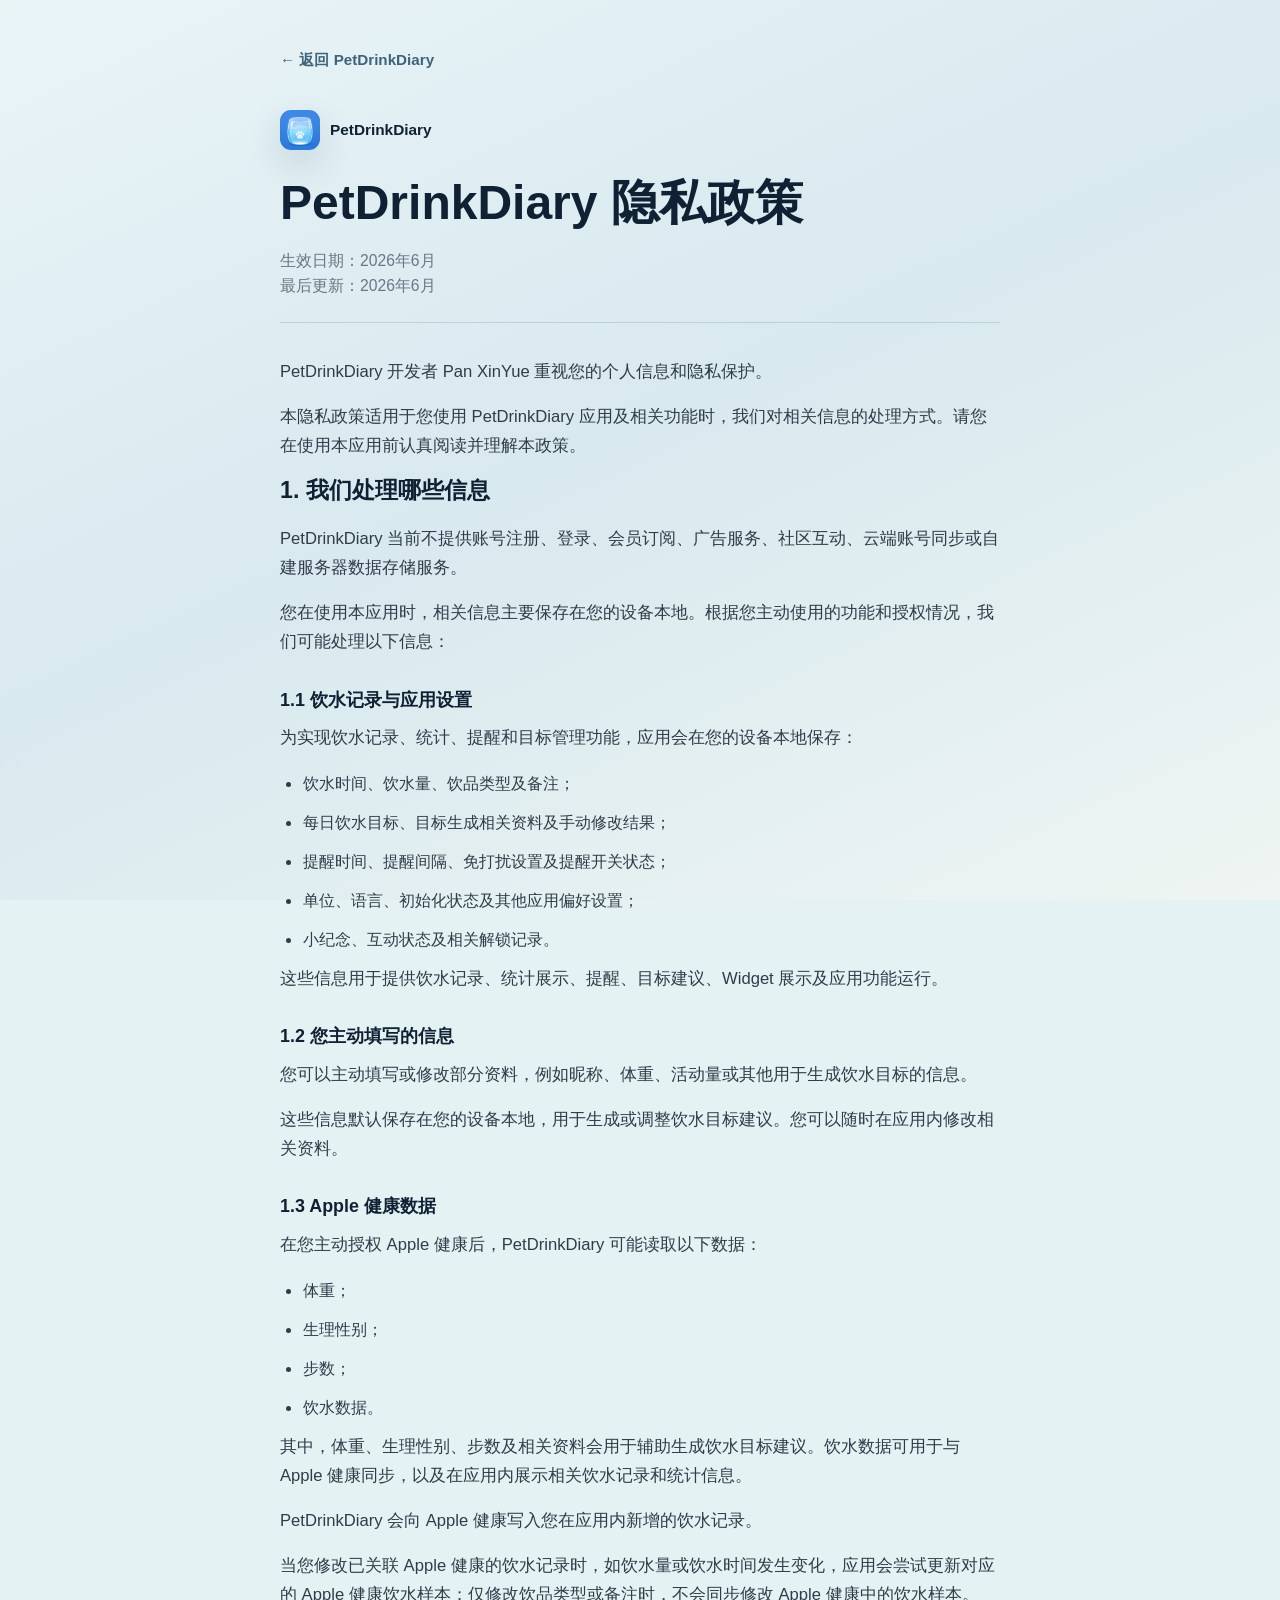
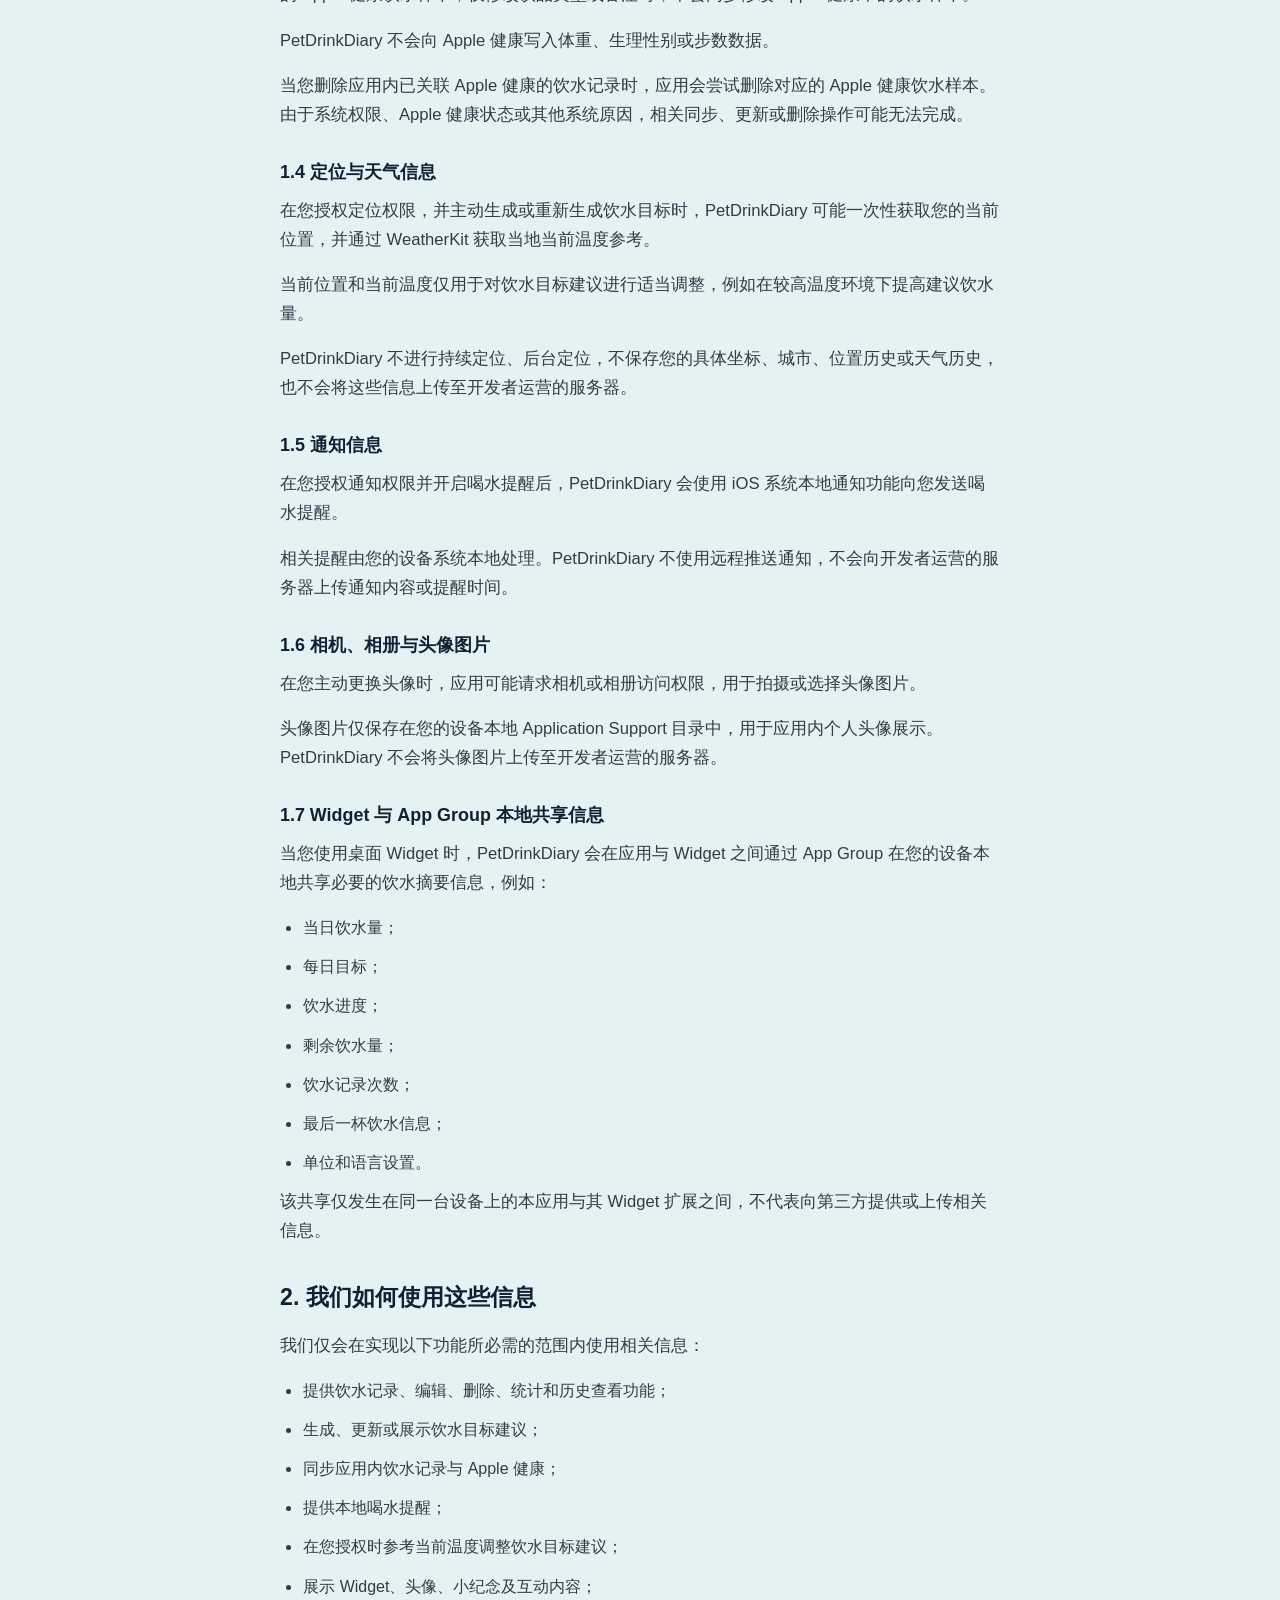
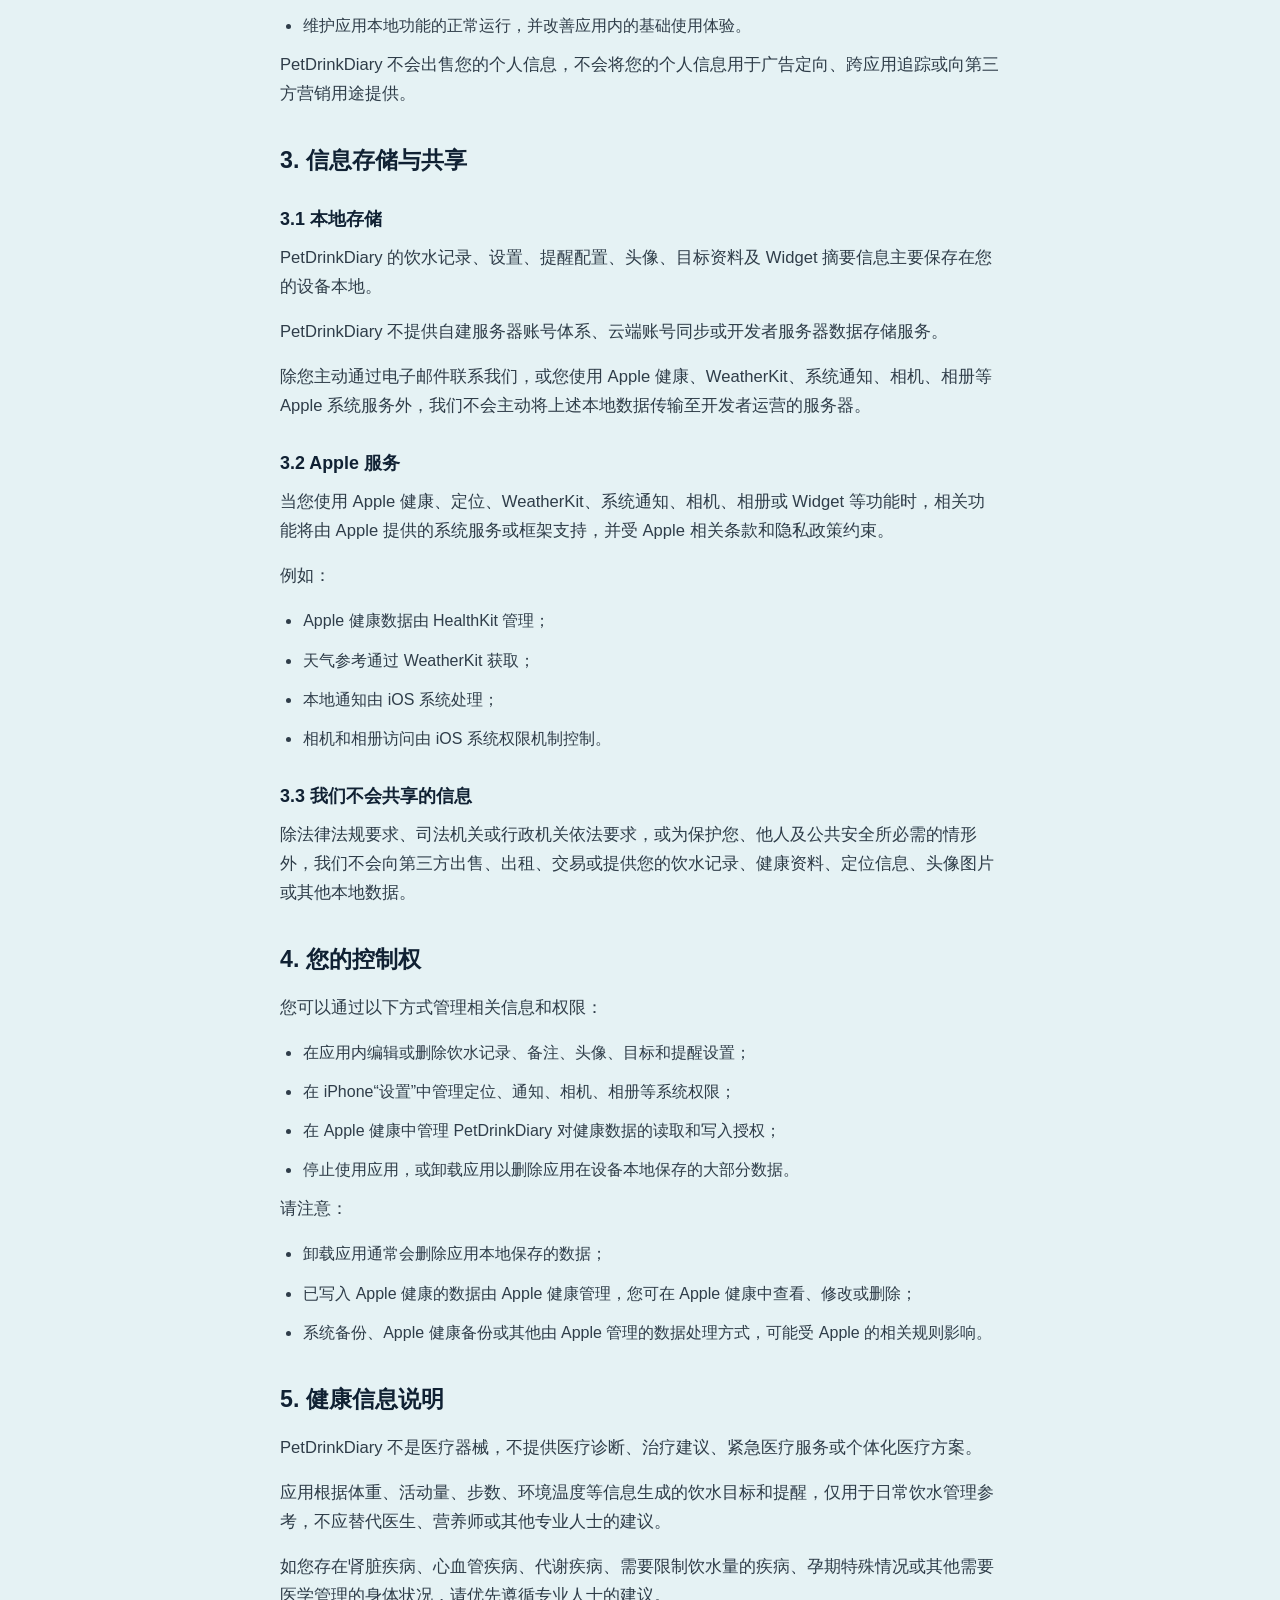
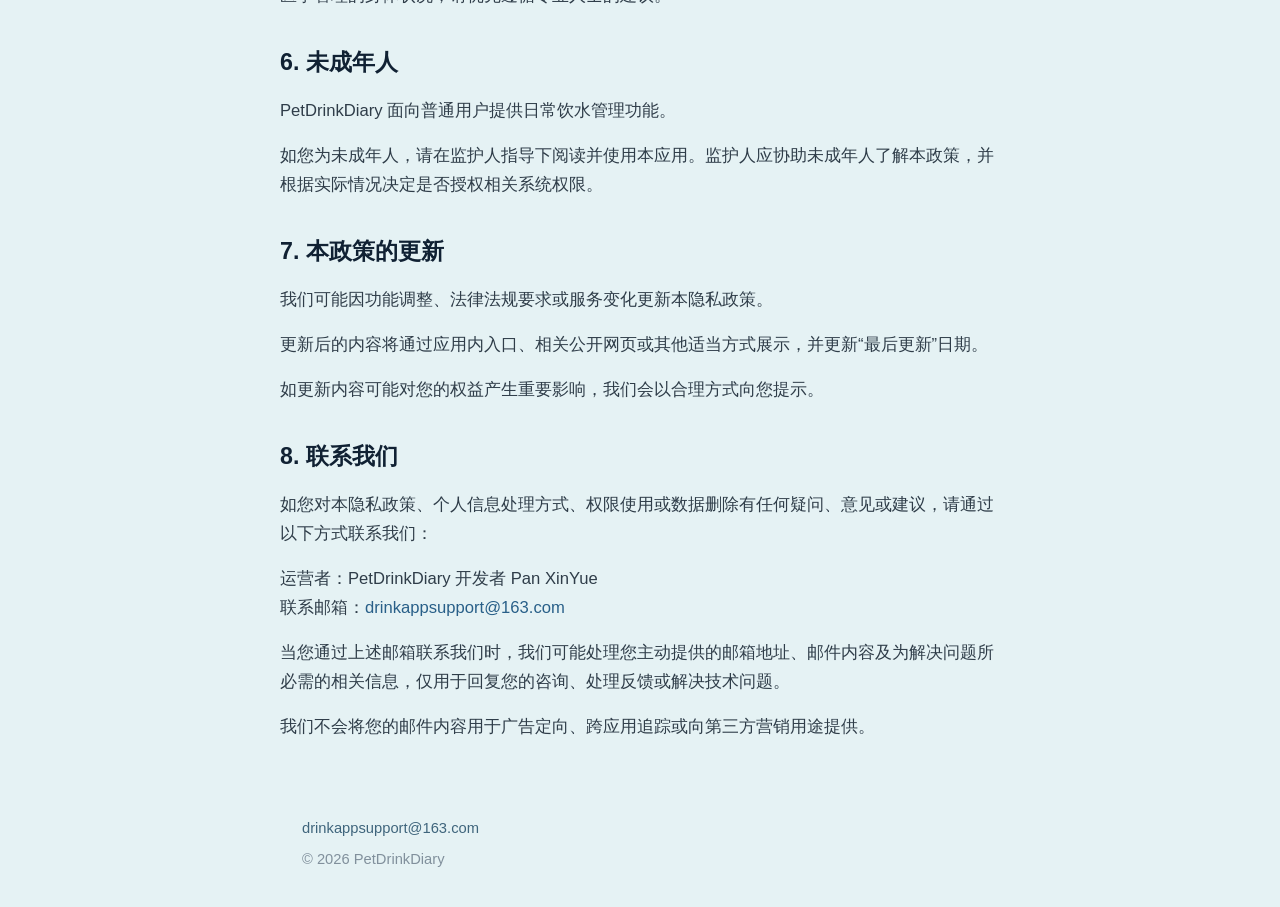
<file: privacy.html>
<!doctype html>
<html lang="zh-CN">
<head>
  <meta charset="utf-8">
  <meta name="viewport" content="width=device-width, initial-scale=1">
  <meta name="theme-color" content="#e5f2f4">
  <meta name="description" content="PetDrinkDiary 隐私政策，说明饮水记录、Apple 健康、定位、通知和本地存储信息的处理方式。">
  <title>PetDrinkDiary 隐私政策</title>
  <link rel="stylesheet" href="style.css">
</head>
<body>
  <main class="document-shell">
    <a class="back-link" href="index.html">← 返回 PetDrinkDiary</a>

    <header class="document-header">
      <div class="document-brand">
        <img class="app-icon app-icon-small" src="app-icon.png" alt="PetDrinkDiary App 图标">
        <span>PetDrinkDiary</span>
      </div>
      <h1>PetDrinkDiary 隐私政策</h1>
      <div class="date-block" aria-label="日期信息">
        <p>生效日期：2026年6月</p>
        <p>最后更新：2026年6月</p>
      </div>
    </header>

    <article class="legal-content">
      <p>PetDrinkDiary 开发者 Pan XinYue 重视您的个人信息和隐私保护。</p>
      <p>本隐私政策适用于您使用 PetDrinkDiary 应用及相关功能时，我们对相关信息的处理方式。请您在使用本应用前认真阅读并理解本政策。</p>

      <section>
        <h2>1. 我们处理哪些信息</h2>
        <p>PetDrinkDiary 当前不提供账号注册、登录、会员订阅、广告服务、社区互动、云端账号同步或自建服务器数据存储服务。</p>
        <p>您在使用本应用时，相关信息主要保存在您的设备本地。根据您主动使用的功能和授权情况，我们可能处理以下信息：</p>

        <h3>1.1 饮水记录与应用设置</h3>
        <p>为实现饮水记录、统计、提醒和目标管理功能，应用会在您的设备本地保存：</p>
        <ul>
          <li>饮水时间、饮水量、饮品类型及备注；</li>
          <li>每日饮水目标、目标生成相关资料及手动修改结果；</li>
          <li>提醒时间、提醒间隔、免打扰设置及提醒开关状态；</li>
          <li>单位、语言、初始化状态及其他应用偏好设置；</li>
          <li>小纪念、互动状态及相关解锁记录。</li>
        </ul>
        <p>这些信息用于提供饮水记录、统计展示、提醒、目标建议、Widget 展示及应用功能运行。</p>

        <h3>1.2 您主动填写的信息</h3>
        <p>您可以主动填写或修改部分资料，例如昵称、体重、活动量或其他用于生成饮水目标的信息。</p>
        <p>这些信息默认保存在您的设备本地，用于生成或调整饮水目标建议。您可以随时在应用内修改相关资料。</p>

        <h3>1.3 Apple 健康数据</h3>
        <p>在您主动授权 Apple 健康后，PetDrinkDiary 可能读取以下数据：</p>
        <ul>
          <li>体重；</li>
          <li>生理性别；</li>
          <li>步数；</li>
          <li>饮水数据。</li>
        </ul>
        <p>其中，体重、生理性别、步数及相关资料会用于辅助生成饮水目标建议。饮水数据可用于与 Apple 健康同步，以及在应用内展示相关饮水记录和统计信息。</p>
        <p>PetDrinkDiary 会向 Apple 健康写入您在应用内新增的饮水记录。</p>
        <p>当您修改已关联 Apple 健康的饮水记录时，如饮水量或饮水时间发生变化，应用会尝试更新对应的 Apple 健康饮水样本；仅修改饮品类型或备注时，不会同步修改 Apple 健康中的饮水样本。</p>
        <p>PetDrinkDiary 不会向 Apple 健康写入体重、生理性别或步数数据。</p>
        <p>当您删除应用内已关联 Apple 健康的饮水记录时，应用会尝试删除对应的 Apple 健康饮水样本。由于系统权限、Apple 健康状态或其他系统原因，相关同步、更新或删除操作可能无法完成。</p>

        <h3>1.4 定位与天气信息</h3>
        <p>在您授权定位权限，并主动生成或重新生成饮水目标时，PetDrinkDiary 可能一次性获取您的当前位置，并通过 WeatherKit 获取当地当前温度参考。</p>
        <p>当前位置和当前温度仅用于对饮水目标建议进行适当调整，例如在较高温度环境下提高建议饮水量。</p>
        <p>PetDrinkDiary 不进行持续定位、后台定位，不保存您的具体坐标、城市、位置历史或天气历史，也不会将这些信息上传至开发者运营的服务器。</p>

        <h3>1.5 通知信息</h3>
        <p>在您授权通知权限并开启喝水提醒后，PetDrinkDiary 会使用 iOS 系统本地通知功能向您发送喝水提醒。</p>
        <p>相关提醒由您的设备系统本地处理。PetDrinkDiary 不使用远程推送通知，不会向开发者运营的服务器上传通知内容或提醒时间。</p>

        <h3>1.6 相机、相册与头像图片</h3>
        <p>在您主动更换头像时，应用可能请求相机或相册访问权限，用于拍摄或选择头像图片。</p>
        <p>头像图片仅保存在您的设备本地 Application Support 目录中，用于应用内个人头像展示。PetDrinkDiary 不会将头像图片上传至开发者运营的服务器。</p>

        <h3>1.7 Widget 与 App Group 本地共享信息</h3>
        <p>当您使用桌面 Widget 时，PetDrinkDiary 会在应用与 Widget 之间通过 App Group 在您的设备本地共享必要的饮水摘要信息，例如：</p>
        <ul>
          <li>当日饮水量；</li>
          <li>每日目标；</li>
          <li>饮水进度；</li>
          <li>剩余饮水量；</li>
          <li>饮水记录次数；</li>
          <li>最后一杯饮水信息；</li>
          <li>单位和语言设置。</li>
        </ul>
        <p>该共享仅发生在同一台设备上的本应用与其 Widget 扩展之间，不代表向第三方提供或上传相关信息。</p>
      </section>

      <section>
        <h2>2. 我们如何使用这些信息</h2>
        <p>我们仅会在实现以下功能所必需的范围内使用相关信息：</p>
        <ul>
          <li>提供饮水记录、编辑、删除、统计和历史查看功能；</li>
          <li>生成、更新或展示饮水目标建议；</li>
          <li>同步应用内饮水记录与 Apple 健康；</li>
          <li>提供本地喝水提醒；</li>
          <li>在您授权时参考当前温度调整饮水目标建议；</li>
          <li>展示 Widget、头像、小纪念及互动内容；</li>
          <li>维护应用本地功能的正常运行，并改善应用内的基础使用体验。</li>
        </ul>
        <p>PetDrinkDiary 不会出售您的个人信息，不会将您的个人信息用于广告定向、跨应用追踪或向第三方营销用途提供。</p>
      </section>

      <section>
        <h2>3. 信息存储与共享</h2>

        <h3>3.1 本地存储</h3>
        <p>PetDrinkDiary 的饮水记录、设置、提醒配置、头像、目标资料及 Widget 摘要信息主要保存在您的设备本地。</p>
        <p>PetDrinkDiary 不提供自建服务器账号体系、云端账号同步或开发者服务器数据存储服务。</p>
        <p>除您主动通过电子邮件联系我们，或您使用 Apple 健康、WeatherKit、系统通知、相机、相册等 Apple 系统服务外，我们不会主动将上述本地数据传输至开发者运营的服务器。</p>

        <h3>3.2 Apple 服务</h3>
        <p>当您使用 Apple 健康、定位、WeatherKit、系统通知、相机、相册或 Widget 等功能时，相关功能将由 Apple 提供的系统服务或框架支持，并受 Apple 相关条款和隐私政策约束。</p>
        <p>例如：</p>
        <ul>
          <li>Apple 健康数据由 HealthKit 管理；</li>
          <li>天气参考通过 WeatherKit 获取；</li>
          <li>本地通知由 iOS 系统处理；</li>
          <li>相机和相册访问由 iOS 系统权限机制控制。</li>
        </ul>

        <h3>3.3 我们不会共享的信息</h3>
        <p>除法律法规要求、司法机关或行政机关依法要求，或为保护您、他人及公共安全所必需的情形外，我们不会向第三方出售、出租、交易或提供您的饮水记录、健康资料、定位信息、头像图片或其他本地数据。</p>
      </section>

      <section>
        <h2>4. 您的控制权</h2>
        <p>您可以通过以下方式管理相关信息和权限：</p>
        <ul>
          <li>在应用内编辑或删除饮水记录、备注、头像、目标和提醒设置；</li>
          <li>在 iPhone“设置”中管理定位、通知、相机、相册等系统权限；</li>
          <li>在 Apple 健康中管理 PetDrinkDiary 对健康数据的读取和写入授权；</li>
          <li>停止使用应用，或卸载应用以删除应用在设备本地保存的大部分数据。</li>
        </ul>
        <p>请注意：</p>
        <ul>
          <li>卸载应用通常会删除应用本地保存的数据；</li>
          <li>已写入 Apple 健康的数据由 Apple 健康管理，您可在 Apple 健康中查看、修改或删除；</li>
          <li>系统备份、Apple 健康备份或其他由 Apple 管理的数据处理方式，可能受 Apple 的相关规则影响。</li>
        </ul>
      </section>

      <section>
        <h2>5. 健康信息说明</h2>
        <p>PetDrinkDiary 不是医疗器械，不提供医疗诊断、治疗建议、紧急医疗服务或个体化医疗方案。</p>
        <p>应用根据体重、活动量、步数、环境温度等信息生成的饮水目标和提醒，仅用于日常饮水管理参考，不应替代医生、营养师或其他专业人士的建议。</p>
        <p>如您存在肾脏疾病、心血管疾病、代谢疾病、需要限制饮水量的疾病、孕期特殊情况或其他需要医学管理的身体状况，请优先遵循专业人士的建议。</p>
      </section>

      <section>
        <h2>6. 未成年人</h2>
        <p>PetDrinkDiary 面向普通用户提供日常饮水管理功能。</p>
        <p>如您为未成年人，请在监护人指导下阅读并使用本应用。监护人应协助未成年人了解本政策，并根据实际情况决定是否授权相关系统权限。</p>
      </section>

      <section>
        <h2>7. 本政策的更新</h2>
        <p>我们可能因功能调整、法律法规要求或服务变化更新本隐私政策。</p>
        <p>更新后的内容将通过应用内入口、相关公开网页或其他适当方式展示，并更新“最后更新”日期。</p>
        <p>如更新内容可能对您的权益产生重要影响，我们会以合理方式向您提示。</p>
      </section>

      <section>
        <h2>8. 联系我们</h2>
        <p>如您对本隐私政策、个人信息处理方式、权限使用或数据删除有任何疑问、意见或建议，请通过以下方式联系我们：</p>
        <p>运营者：PetDrinkDiary 开发者 Pan XinYue<br>联系邮箱：<a href="mailto:drinkappsupport@163.com">drinkappsupport@163.com</a></p>
        <p>当您通过上述邮箱联系我们时，我们可能处理您主动提供的邮箱地址、邮件内容及为解决问题所必需的相关信息，仅用于回复您的咨询、处理反馈或解决技术问题。</p>
        <p>我们不会将您的邮件内容用于广告定向、跨应用追踪或向第三方营销用途提供。</p>
      </section>
    </article>
  </main>

  <footer class="site-footer document-footer">
    <a href="mailto:drinkappsupport@163.com">drinkappsupport@163.com</a>
    <p>© 2026 PetDrinkDiary</p>
  </footer>
</body>
</html>
</file>
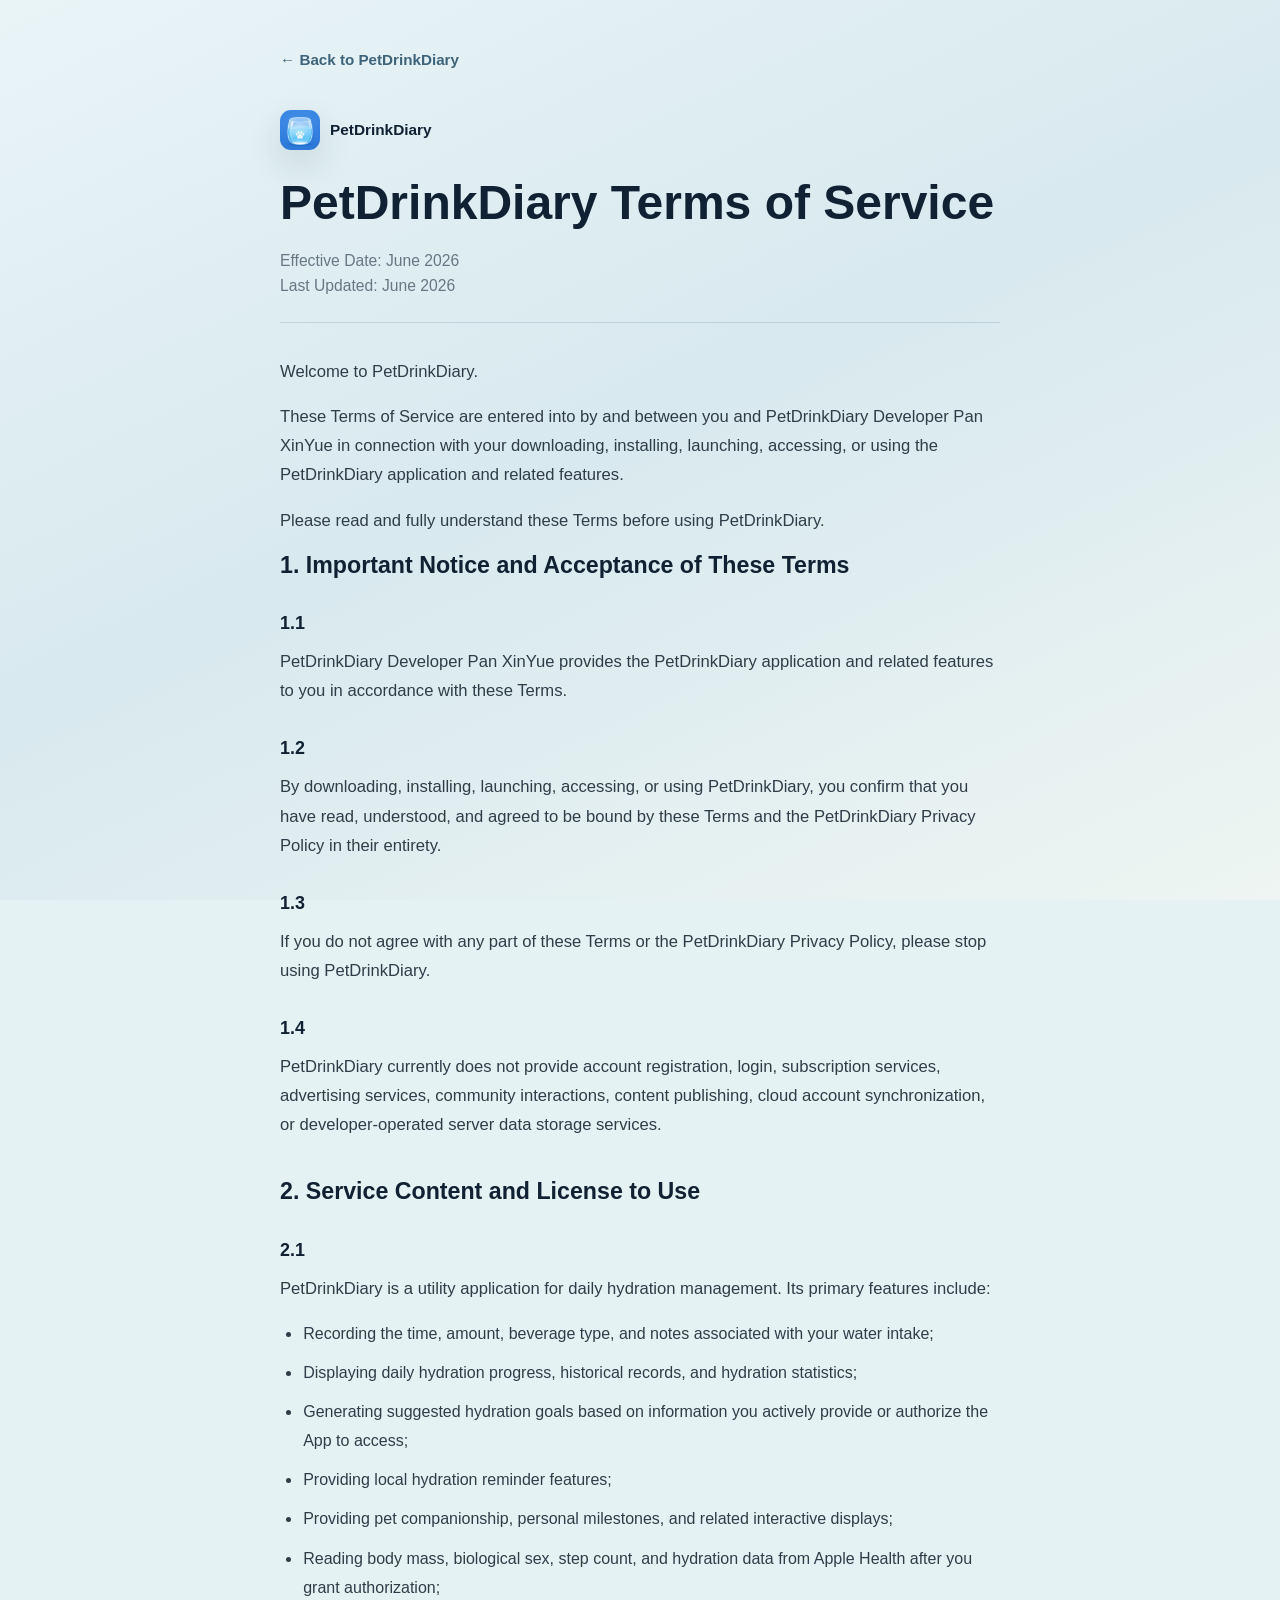
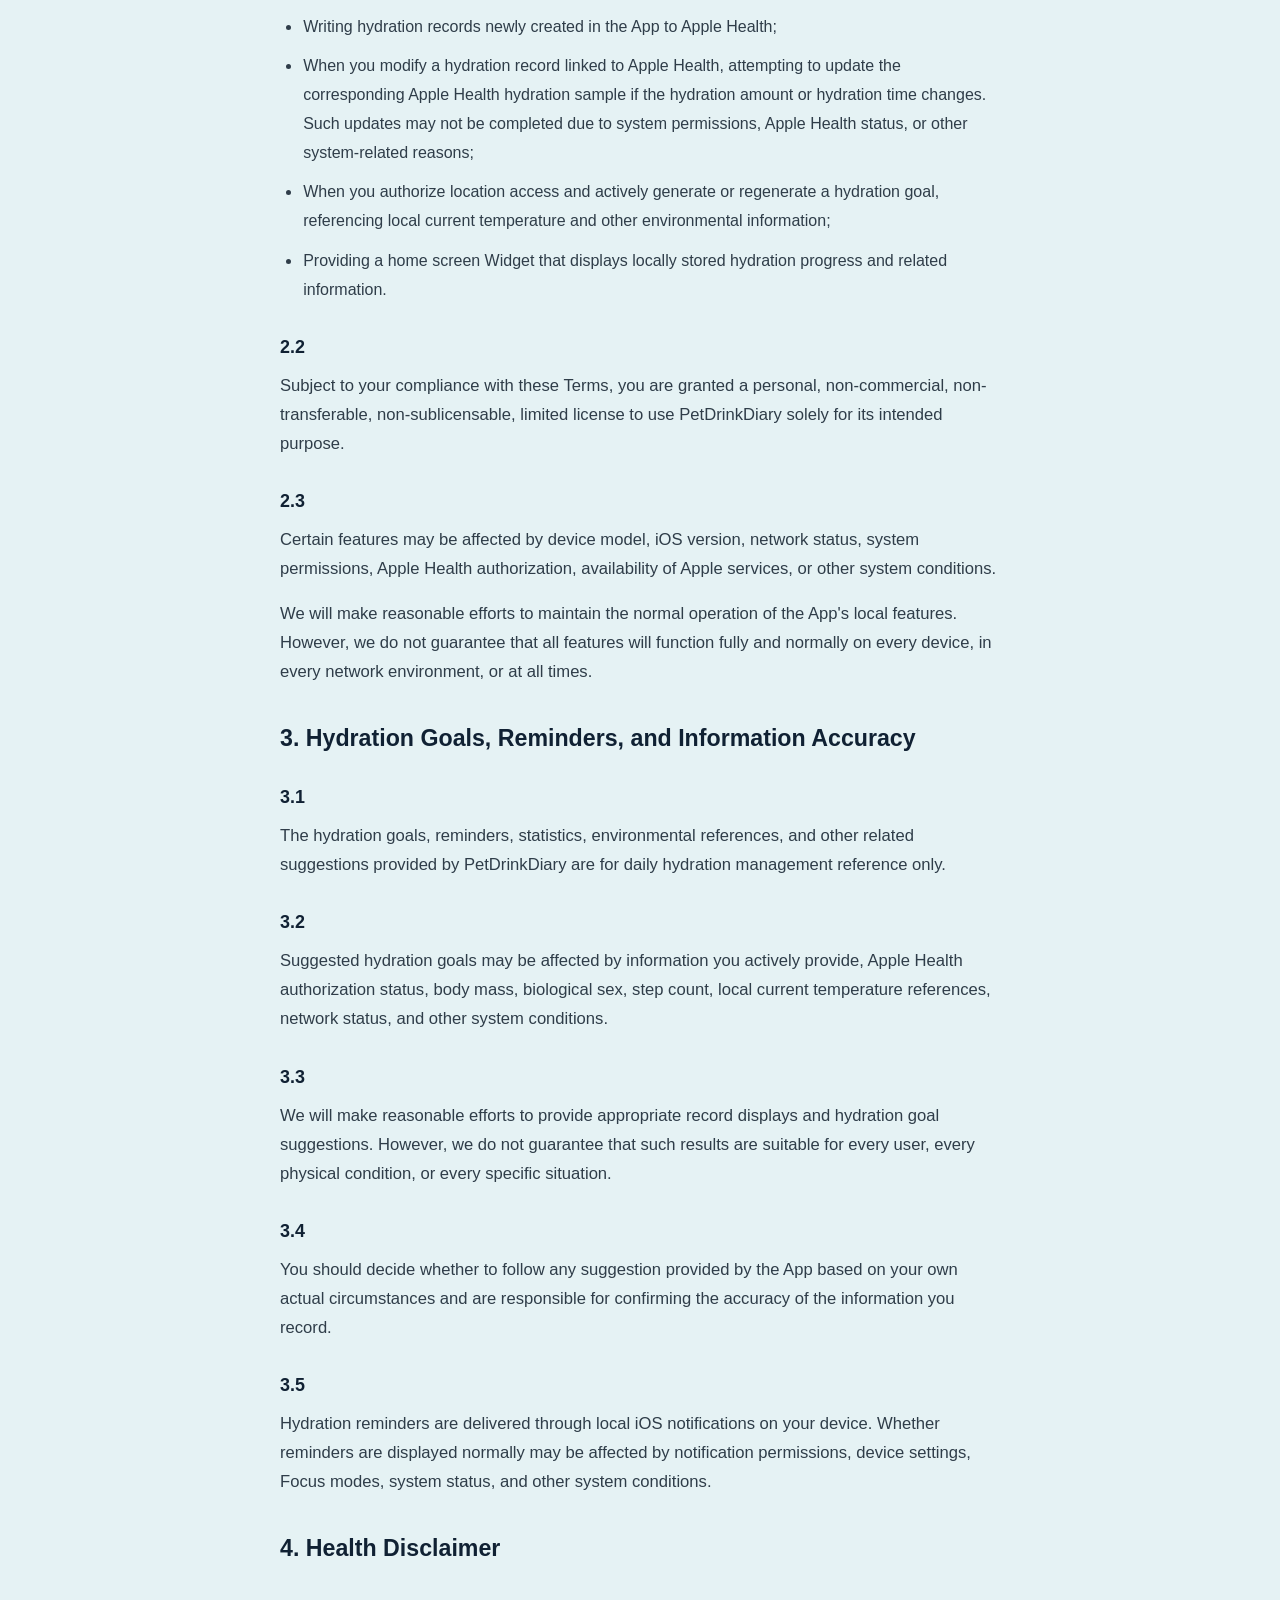
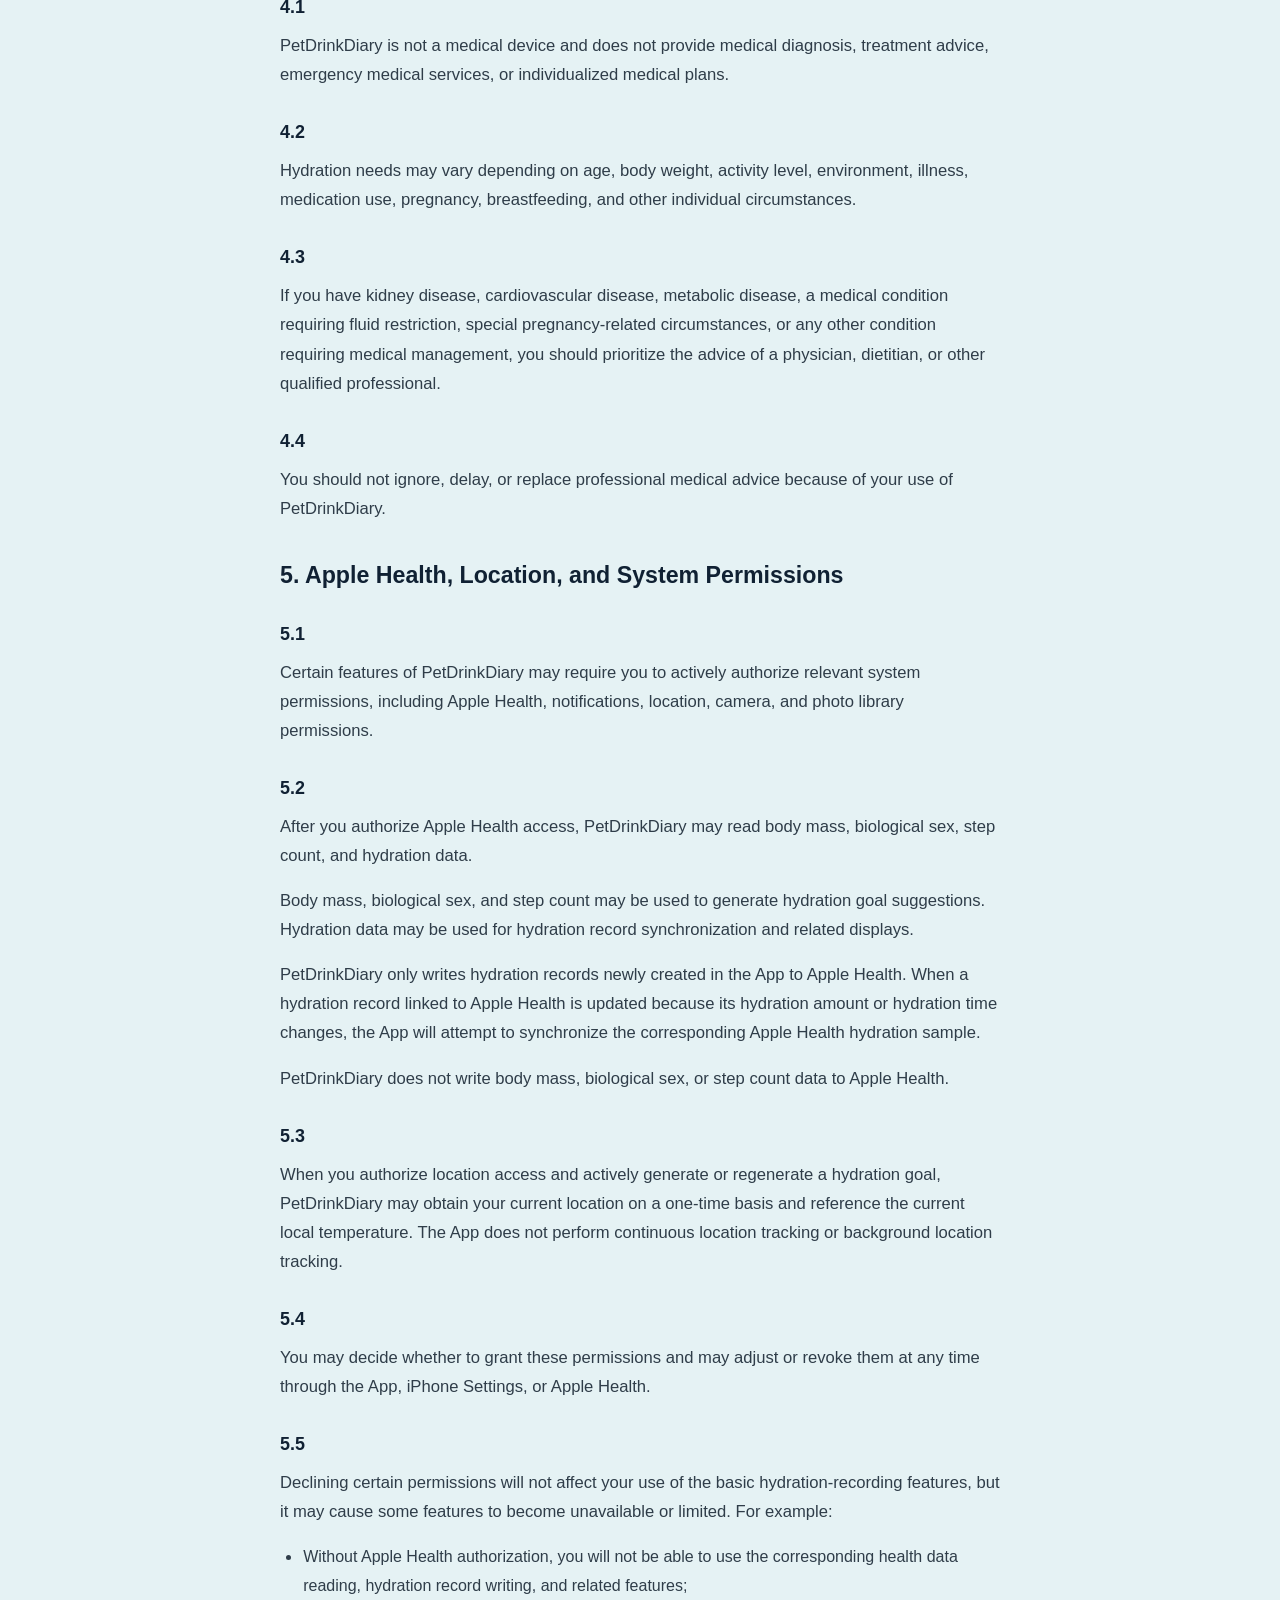
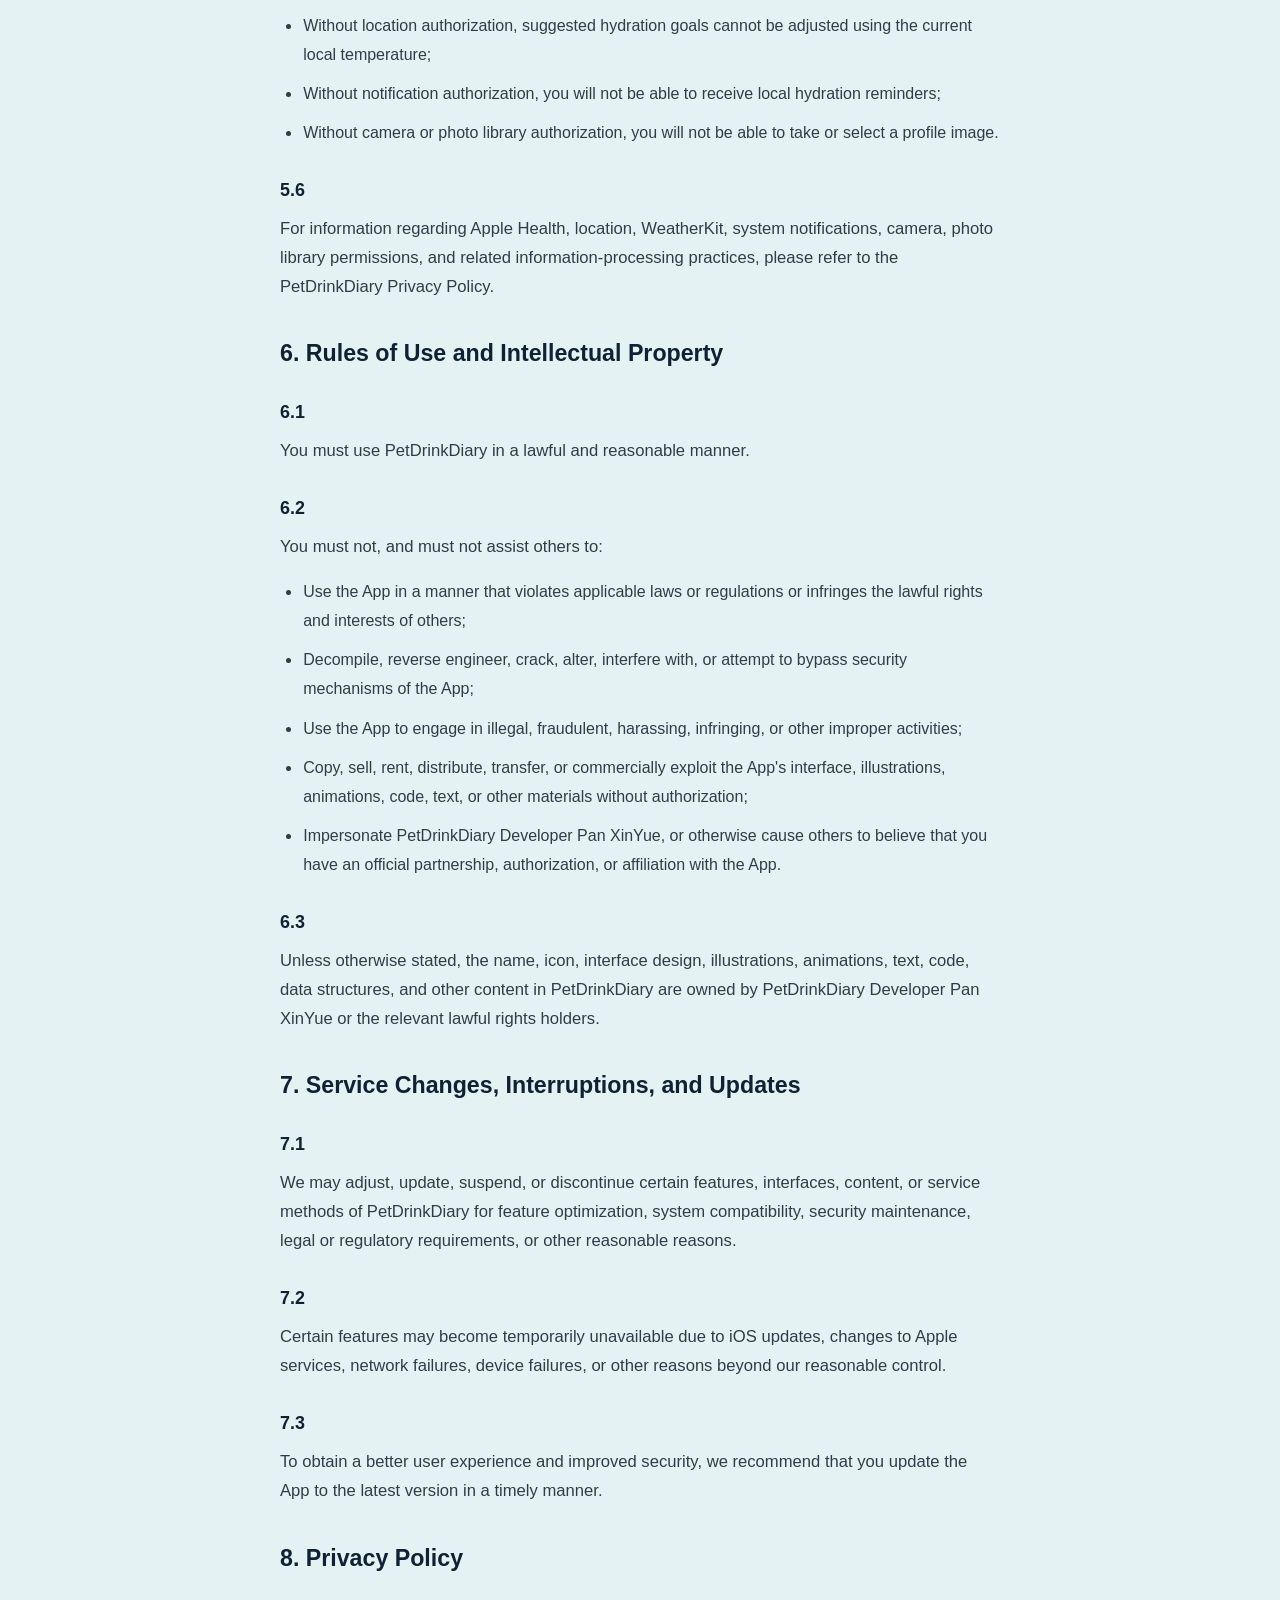
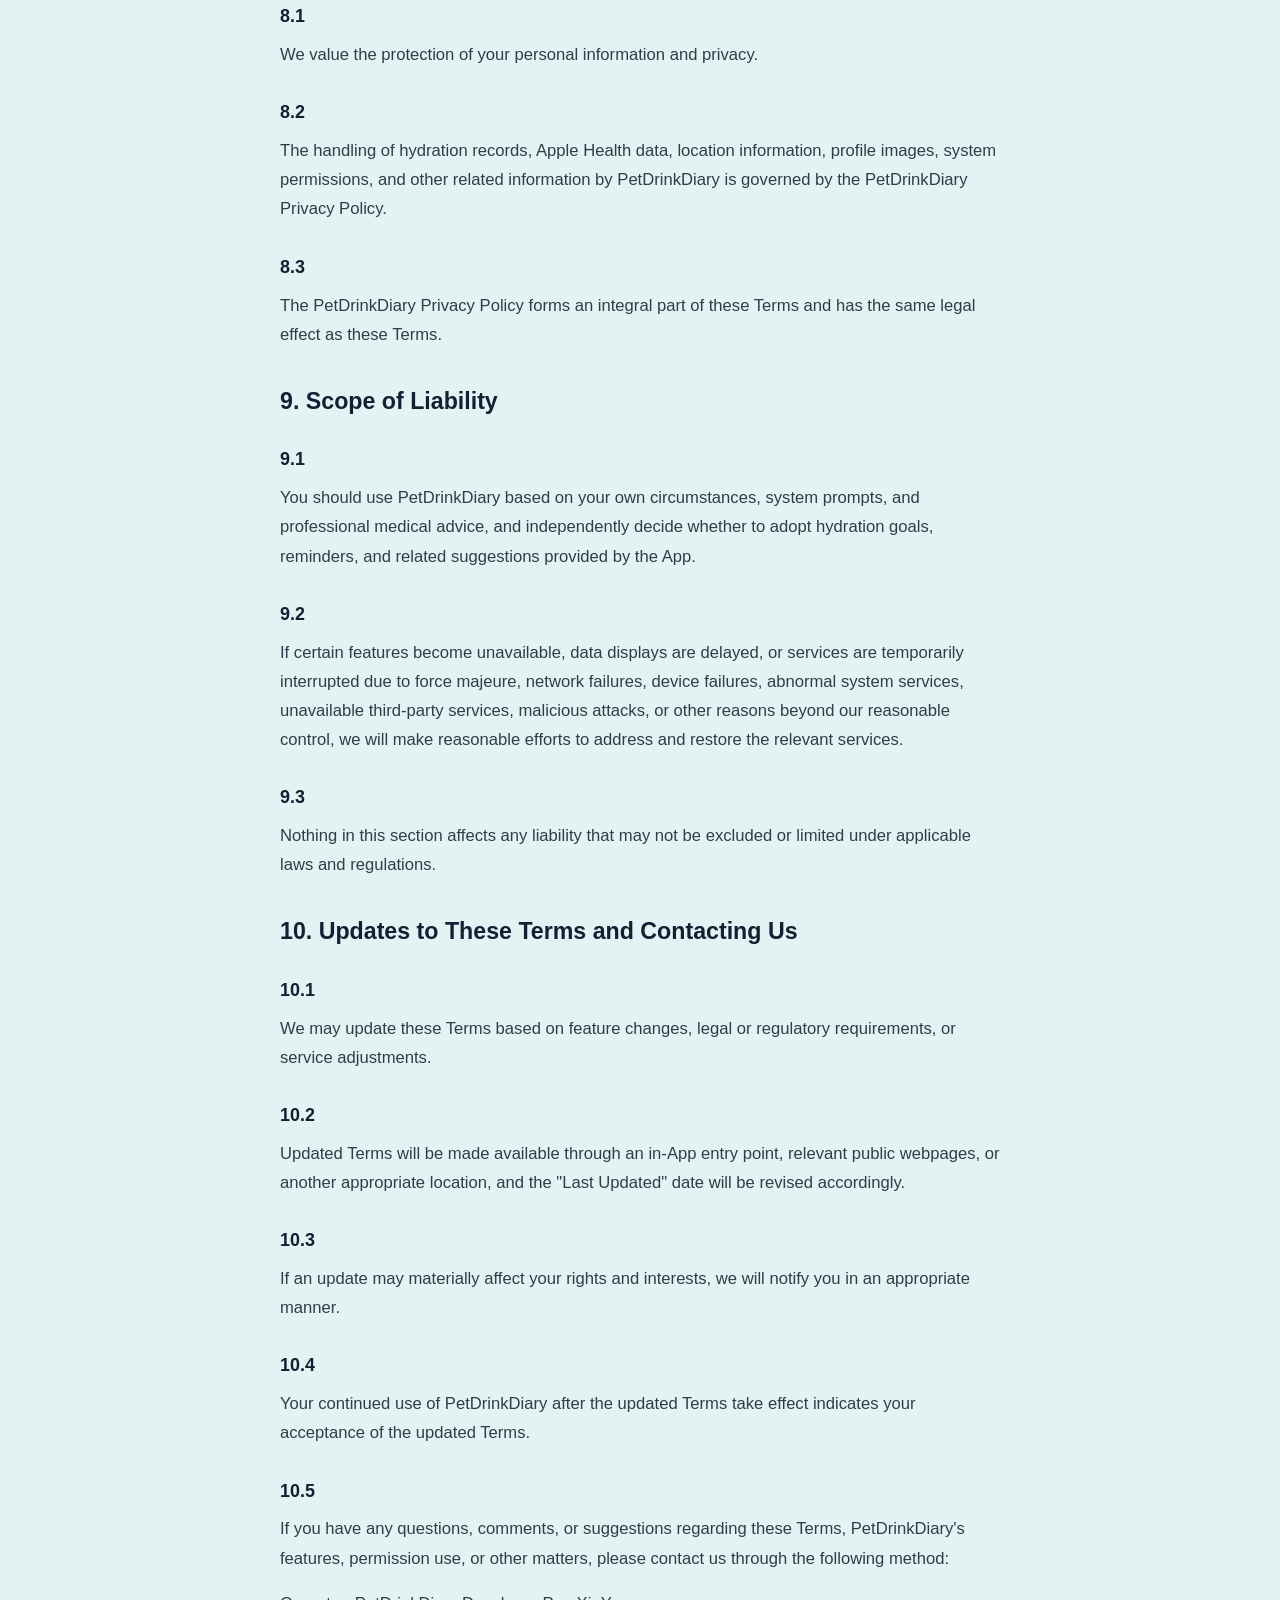
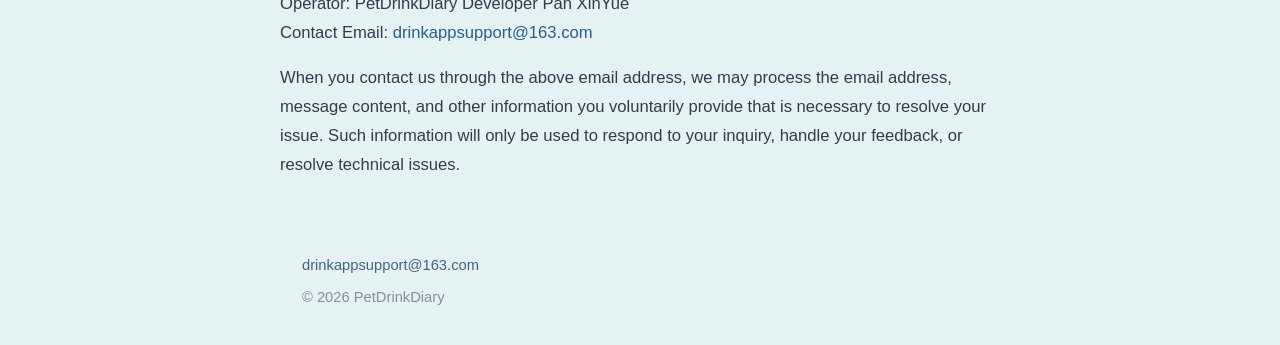
<file: terms-en.html>
<!doctype html>
<html lang="en">
<head>
  <meta charset="utf-8">
  <meta name="viewport" content="width=device-width, initial-scale=1">
  <meta name="theme-color" content="#e5f2f4">
  <meta name="description" content="PetDrinkDiary Terms of Service.">
  <title>PetDrinkDiary Terms of Service</title>
  <link rel="stylesheet" href="style.css">
</head>
<body>
  <main class="document-shell">
    <a class="back-link" href="index-en.html">← Back to PetDrinkDiary</a>

    <header class="document-header">
      <div class="document-brand">
        <img class="app-icon app-icon-small" src="app-icon.png" alt="PetDrinkDiary app icon">
        <span>PetDrinkDiary</span>
      </div>
      <h1>PetDrinkDiary Terms of Service</h1>
      <div class="date-block" aria-label="Date information">
        <p>Effective Date: June 2026</p>
        <p>Last Updated: June 2026</p>
      </div>
    </header>

    <article class="legal-content">
      <p>Welcome to PetDrinkDiary.</p>
      <p>These Terms of Service are entered into by and between you and PetDrinkDiary Developer Pan XinYue in connection with your downloading, installing, launching, accessing, or using the PetDrinkDiary application and related features.</p>
      <p>Please read and fully understand these Terms before using PetDrinkDiary.</p>

      <section>
        <h2>1. Important Notice and Acceptance of These Terms</h2>

        <h3>1.1</h3>
        <p>PetDrinkDiary Developer Pan XinYue provides the PetDrinkDiary application and related features to you in accordance with these Terms.</p>

        <h3>1.2</h3>
        <p>By downloading, installing, launching, accessing, or using PetDrinkDiary, you confirm that you have read, understood, and agreed to be bound by these Terms and the PetDrinkDiary Privacy Policy in their entirety.</p>

        <h3>1.3</h3>
        <p>If you do not agree with any part of these Terms or the PetDrinkDiary Privacy Policy, please stop using PetDrinkDiary.</p>

        <h3>1.4</h3>
        <p>PetDrinkDiary currently does not provide account registration, login, subscription services, advertising services, community interactions, content publishing, cloud account synchronization, or developer-operated server data storage services.</p>
      </section>

      <section>
        <h2>2. Service Content and License to Use</h2>

        <h3>2.1</h3>
        <p>PetDrinkDiary is a utility application for daily hydration management. Its primary features include:</p>
        <ul>
          <li>Recording the time, amount, beverage type, and notes associated with your water intake;</li>
          <li>Displaying daily hydration progress, historical records, and hydration statistics;</li>
          <li>Generating suggested hydration goals based on information you actively provide or authorize the App to access;</li>
          <li>Providing local hydration reminder features;</li>
          <li>Providing pet companionship, personal milestones, and related interactive displays;</li>
          <li>Reading body mass, biological sex, step count, and hydration data from Apple Health after you grant authorization;</li>
          <li>Writing hydration records newly created in the App to Apple Health;</li>
          <li>When you modify a hydration record linked to Apple Health, attempting to update the corresponding Apple Health hydration sample if the hydration amount or hydration time changes. Such updates may not be completed due to system permissions, Apple Health status, or other system-related reasons;</li>
          <li>When you authorize location access and actively generate or regenerate a hydration goal, referencing local current temperature and other environmental information;</li>
          <li>Providing a home screen Widget that displays locally stored hydration progress and related information.</li>
        </ul>

        <h3>2.2</h3>
        <p>Subject to your compliance with these Terms, you are granted a personal, non-commercial, non-transferable, non-sublicensable, limited license to use PetDrinkDiary solely for its intended purpose.</p>

        <h3>2.3</h3>
        <p>Certain features may be affected by device model, iOS version, network status, system permissions, Apple Health authorization, availability of Apple services, or other system conditions.</p>
        <p>We will make reasonable efforts to maintain the normal operation of the App's local features. However, we do not guarantee that all features will function fully and normally on every device, in every network environment, or at all times.</p>
      </section>

      <section>
        <h2>3. Hydration Goals, Reminders, and Information Accuracy</h2>

        <h3>3.1</h3>
        <p>The hydration goals, reminders, statistics, environmental references, and other related suggestions provided by PetDrinkDiary are for daily hydration management reference only.</p>

        <h3>3.2</h3>
        <p>Suggested hydration goals may be affected by information you actively provide, Apple Health authorization status, body mass, biological sex, step count, local current temperature references, network status, and other system conditions.</p>

        <h3>3.3</h3>
        <p>We will make reasonable efforts to provide appropriate record displays and hydration goal suggestions. However, we do not guarantee that such results are suitable for every user, every physical condition, or every specific situation.</p>

        <h3>3.4</h3>
        <p>You should decide whether to follow any suggestion provided by the App based on your own actual circumstances and are responsible for confirming the accuracy of the information you record.</p>

        <h3>3.5</h3>
        <p>Hydration reminders are delivered through local iOS notifications on your device. Whether reminders are displayed normally may be affected by notification permissions, device settings, Focus modes, system status, and other system conditions.</p>
      </section>

      <section>
        <h2>4. Health Disclaimer</h2>

        <h3>4.1</h3>
        <p>PetDrinkDiary is not a medical device and does not provide medical diagnosis, treatment advice, emergency medical services, or individualized medical plans.</p>

        <h3>4.2</h3>
        <p>Hydration needs may vary depending on age, body weight, activity level, environment, illness, medication use, pregnancy, breastfeeding, and other individual circumstances.</p>

        <h3>4.3</h3>
        <p>If you have kidney disease, cardiovascular disease, metabolic disease, a medical condition requiring fluid restriction, special pregnancy-related circumstances, or any other condition requiring medical management, you should prioritize the advice of a physician, dietitian, or other qualified professional.</p>

        <h3>4.4</h3>
        <p>You should not ignore, delay, or replace professional medical advice because of your use of PetDrinkDiary.</p>
      </section>

      <section>
        <h2>5. Apple Health, Location, and System Permissions</h2>

        <h3>5.1</h3>
        <p>Certain features of PetDrinkDiary may require you to actively authorize relevant system permissions, including Apple Health, notifications, location, camera, and photo library permissions.</p>

        <h3>5.2</h3>
        <p>After you authorize Apple Health access, PetDrinkDiary may read body mass, biological sex, step count, and hydration data.</p>
        <p>Body mass, biological sex, and step count may be used to generate hydration goal suggestions. Hydration data may be used for hydration record synchronization and related displays.</p>
        <p>PetDrinkDiary only writes hydration records newly created in the App to Apple Health. When a hydration record linked to Apple Health is updated because its hydration amount or hydration time changes, the App will attempt to synchronize the corresponding Apple Health hydration sample.</p>
        <p>PetDrinkDiary does not write body mass, biological sex, or step count data to Apple Health.</p>

        <h3>5.3</h3>
        <p>When you authorize location access and actively generate or regenerate a hydration goal, PetDrinkDiary may obtain your current location on a one-time basis and reference the current local temperature. The App does not perform continuous location tracking or background location tracking.</p>

        <h3>5.4</h3>
        <p>You may decide whether to grant these permissions and may adjust or revoke them at any time through the App, iPhone Settings, or Apple Health.</p>

        <h3>5.5</h3>
        <p>Declining certain permissions will not affect your use of the basic hydration-recording features, but it may cause some features to become unavailable or limited. For example:</p>
        <ul>
          <li>Without Apple Health authorization, you will not be able to use the corresponding health data reading, hydration record writing, and related features;</li>
          <li>Without location authorization, suggested hydration goals cannot be adjusted using the current local temperature;</li>
          <li>Without notification authorization, you will not be able to receive local hydration reminders;</li>
          <li>Without camera or photo library authorization, you will not be able to take or select a profile image.</li>
        </ul>

        <h3>5.6</h3>
        <p>For information regarding Apple Health, location, WeatherKit, system notifications, camera, photo library permissions, and related information-processing practices, please refer to the PetDrinkDiary Privacy Policy.</p>
      </section>

      <section>
        <h2>6. Rules of Use and Intellectual Property</h2>

        <h3>6.1</h3>
        <p>You must use PetDrinkDiary in a lawful and reasonable manner.</p>

        <h3>6.2</h3>
        <p>You must not, and must not assist others to:</p>
        <ul>
          <li>Use the App in a manner that violates applicable laws or regulations or infringes the lawful rights and interests of others;</li>
          <li>Decompile, reverse engineer, crack, alter, interfere with, or attempt to bypass security mechanisms of the App;</li>
          <li>Use the App to engage in illegal, fraudulent, harassing, infringing, or other improper activities;</li>
          <li>Copy, sell, rent, distribute, transfer, or commercially exploit the App's interface, illustrations, animations, code, text, or other materials without authorization;</li>
          <li>Impersonate PetDrinkDiary Developer Pan XinYue, or otherwise cause others to believe that you have an official partnership, authorization, or affiliation with the App.</li>
        </ul>

        <h3>6.3</h3>
        <p>Unless otherwise stated, the name, icon, interface design, illustrations, animations, text, code, data structures, and other content in PetDrinkDiary are owned by PetDrinkDiary Developer Pan XinYue or the relevant lawful rights holders.</p>
      </section>

      <section>
        <h2>7. Service Changes, Interruptions, and Updates</h2>

        <h3>7.1</h3>
        <p>We may adjust, update, suspend, or discontinue certain features, interfaces, content, or service methods of PetDrinkDiary for feature optimization, system compatibility, security maintenance, legal or regulatory requirements, or other reasonable reasons.</p>

        <h3>7.2</h3>
        <p>Certain features may become temporarily unavailable due to iOS updates, changes to Apple services, network failures, device failures, or other reasons beyond our reasonable control.</p>

        <h3>7.3</h3>
        <p>To obtain a better user experience and improved security, we recommend that you update the App to the latest version in a timely manner.</p>
      </section>

      <section>
        <h2>8. Privacy Policy</h2>

        <h3>8.1</h3>
        <p>We value the protection of your personal information and privacy.</p>

        <h3>8.2</h3>
        <p>The handling of hydration records, Apple Health data, location information, profile images, system permissions, and other related information by PetDrinkDiary is governed by the PetDrinkDiary Privacy Policy.</p>

        <h3>8.3</h3>
        <p>The PetDrinkDiary Privacy Policy forms an integral part of these Terms and has the same legal effect as these Terms.</p>
      </section>

      <section>
        <h2>9. Scope of Liability</h2>

        <h3>9.1</h3>
        <p>You should use PetDrinkDiary based on your own circumstances, system prompts, and professional medical advice, and independently decide whether to adopt hydration goals, reminders, and related suggestions provided by the App.</p>

        <h3>9.2</h3>
        <p>If certain features become unavailable, data displays are delayed, or services are temporarily interrupted due to force majeure, network failures, device failures, abnormal system services, unavailable third-party services, malicious attacks, or other reasons beyond our reasonable control, we will make reasonable efforts to address and restore the relevant services.</p>

        <h3>9.3</h3>
        <p>Nothing in this section affects any liability that may not be excluded or limited under applicable laws and regulations.</p>
      </section>

      <section>
        <h2>10. Updates to These Terms and Contacting Us</h2>

        <h3>10.1</h3>
        <p>We may update these Terms based on feature changes, legal or regulatory requirements, or service adjustments.</p>

        <h3>10.2</h3>
        <p>Updated Terms will be made available through an in-App entry point, relevant public webpages, or another appropriate location, and the "Last Updated" date will be revised accordingly.</p>

        <h3>10.3</h3>
        <p>If an update may materially affect your rights and interests, we will notify you in an appropriate manner.</p>

        <h3>10.4</h3>
        <p>Your continued use of PetDrinkDiary after the updated Terms take effect indicates your acceptance of the updated Terms.</p>

        <h3>10.5</h3>
        <p>If you have any questions, comments, or suggestions regarding these Terms, PetDrinkDiary's features, permission use, or other matters, please contact us through the following method:</p>
        <p>Operator: PetDrinkDiary Developer Pan XinYue<br>Contact Email: <a href="mailto:drinkappsupport@163.com">drinkappsupport@163.com</a></p>
        <p>When you contact us through the above email address, we may process the email address, message content, and other information you voluntarily provide that is necessary to resolve your issue. Such information will only be used to respond to your inquiry, handle your feedback, or resolve technical issues.</p>
      </section>
    </article>
  </main>

  <footer class="site-footer document-footer">
    <a href="mailto:drinkappsupport@163.com">drinkappsupport@163.com</a>
    <p>© 2026 PetDrinkDiary</p>
  </footer>
</body>
</html>
</file>
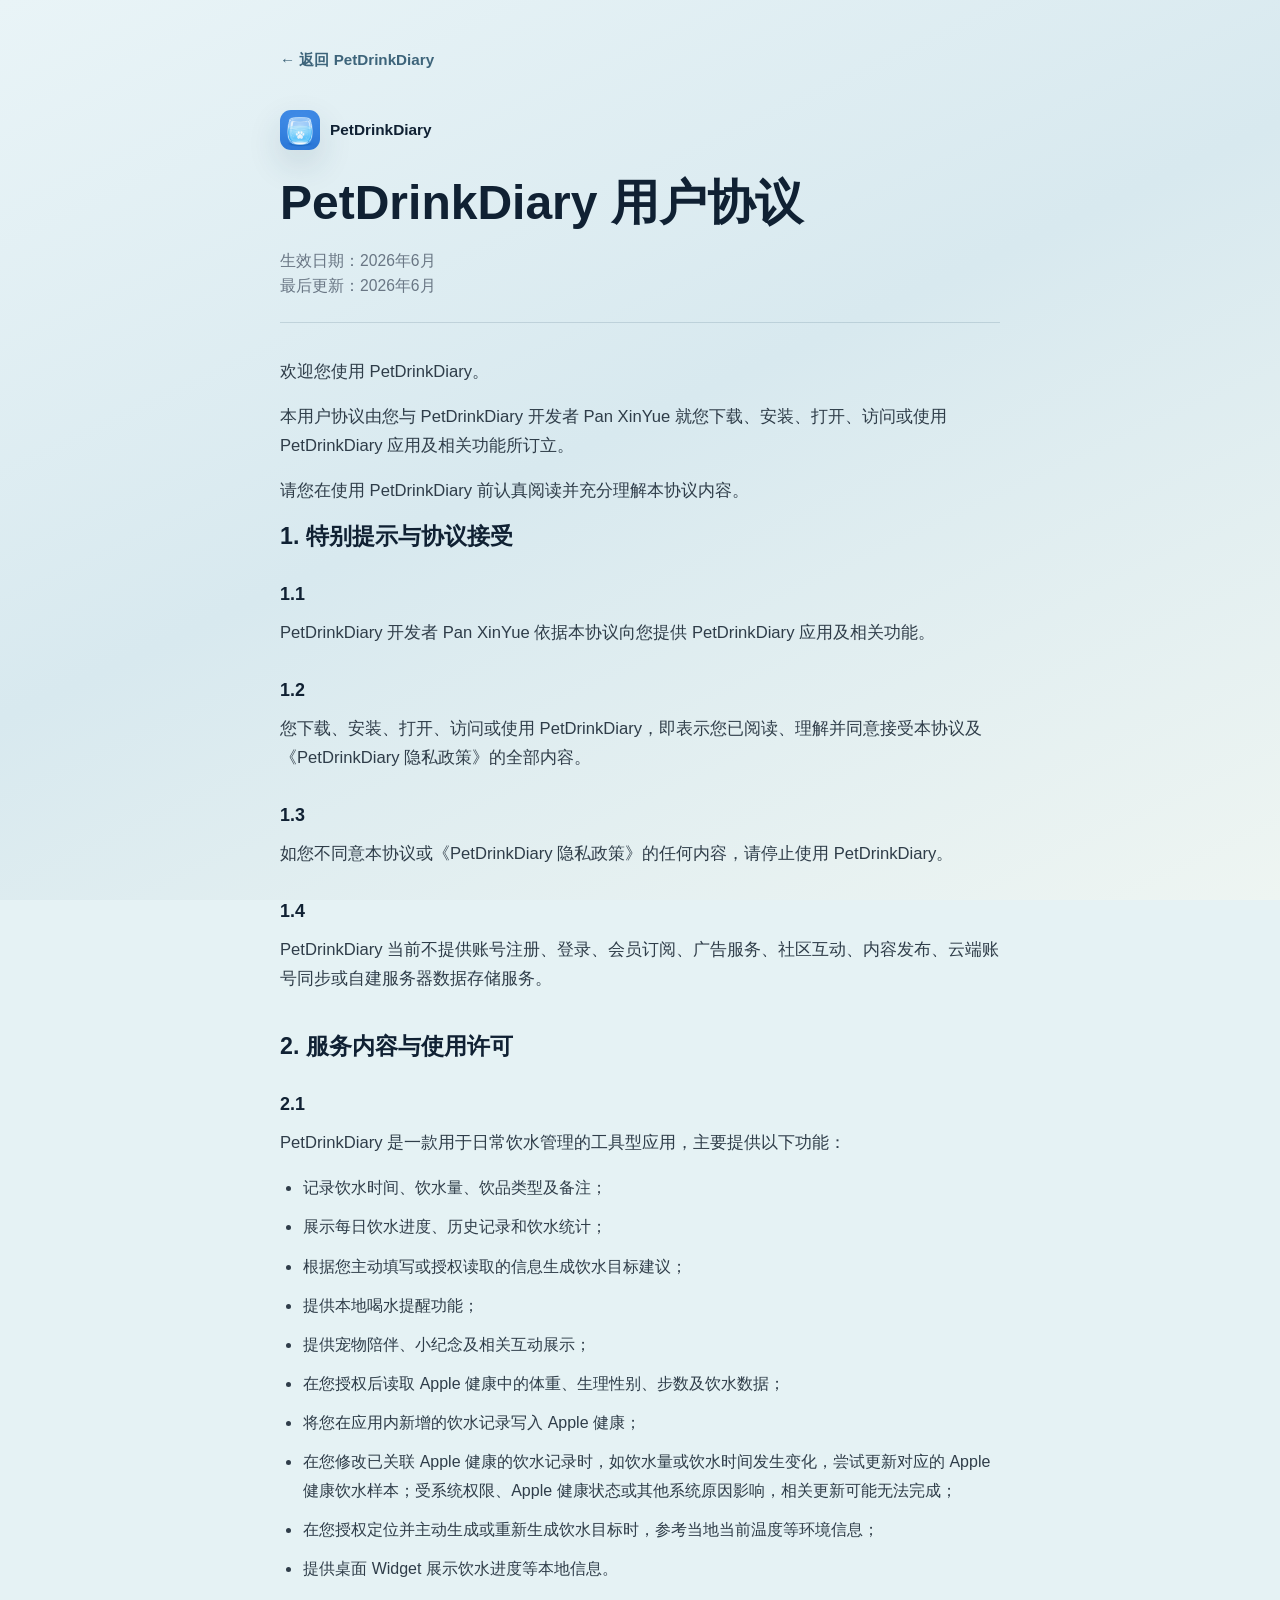
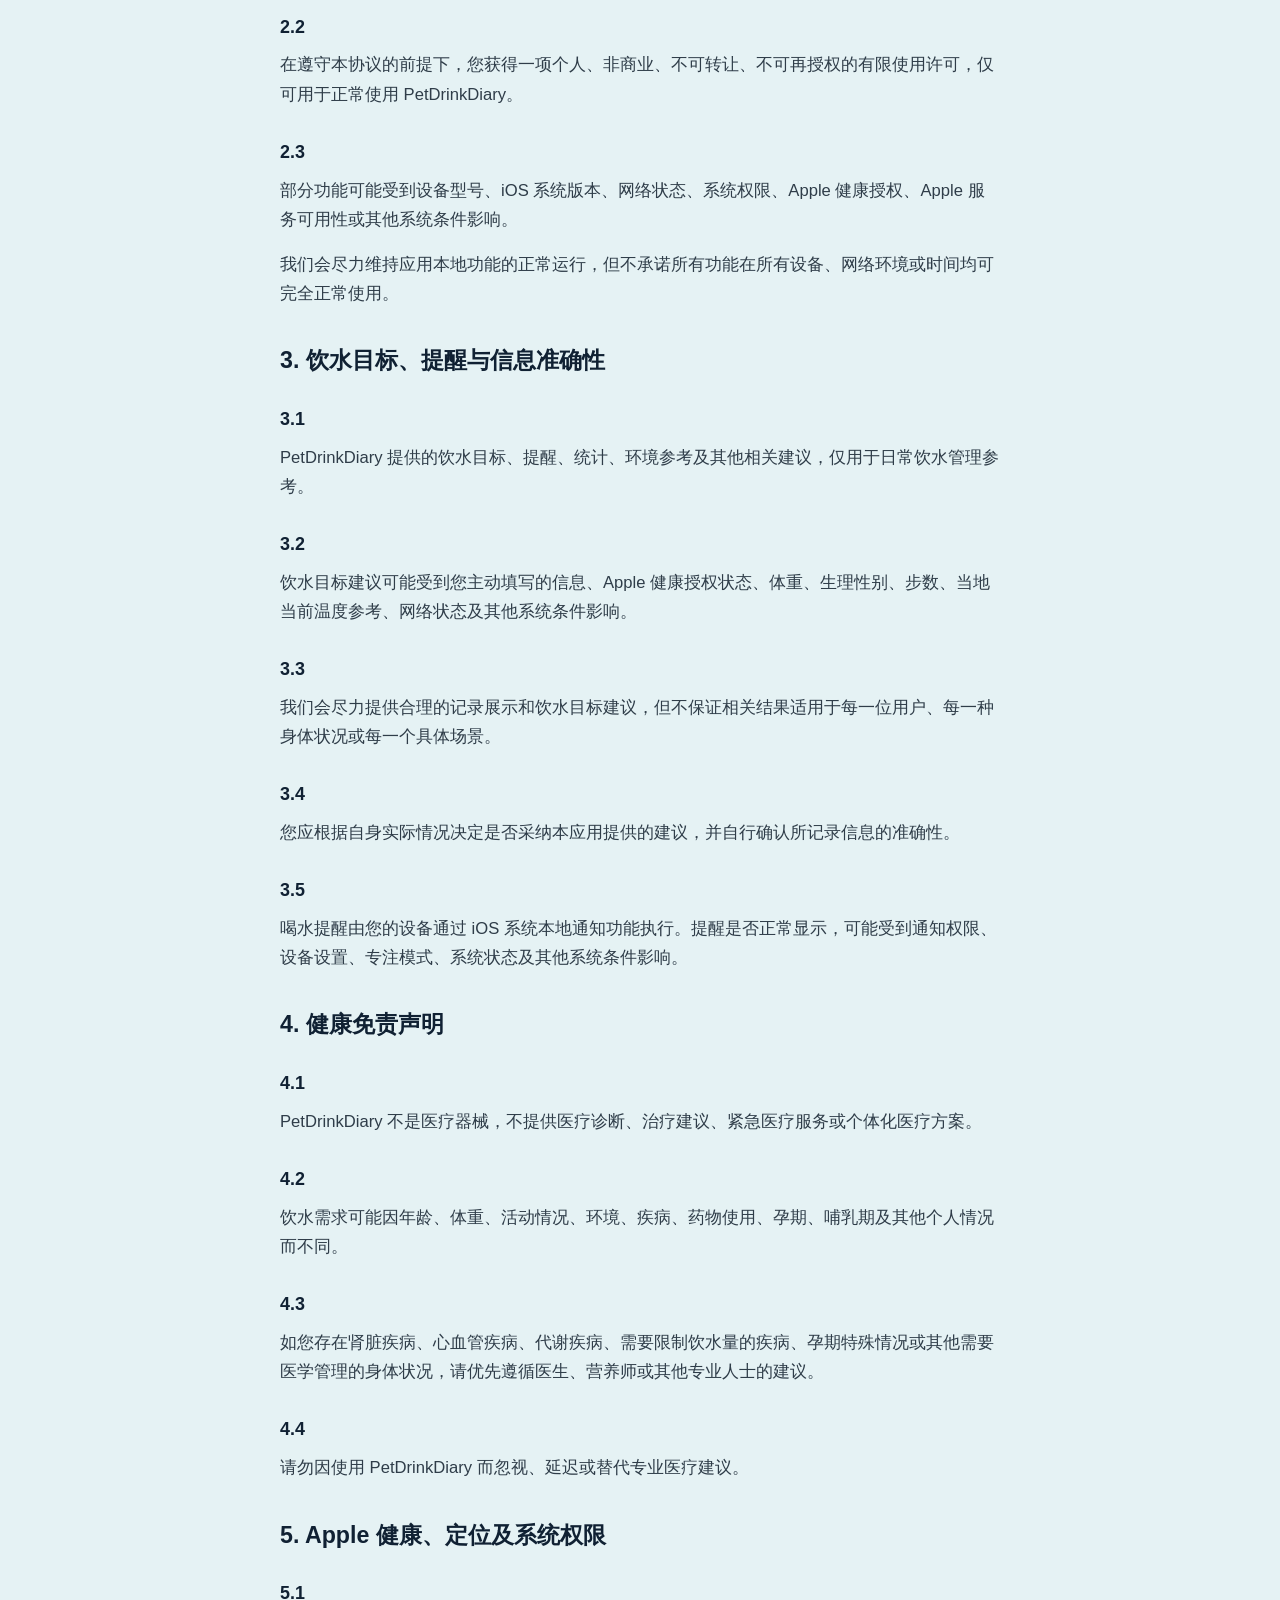
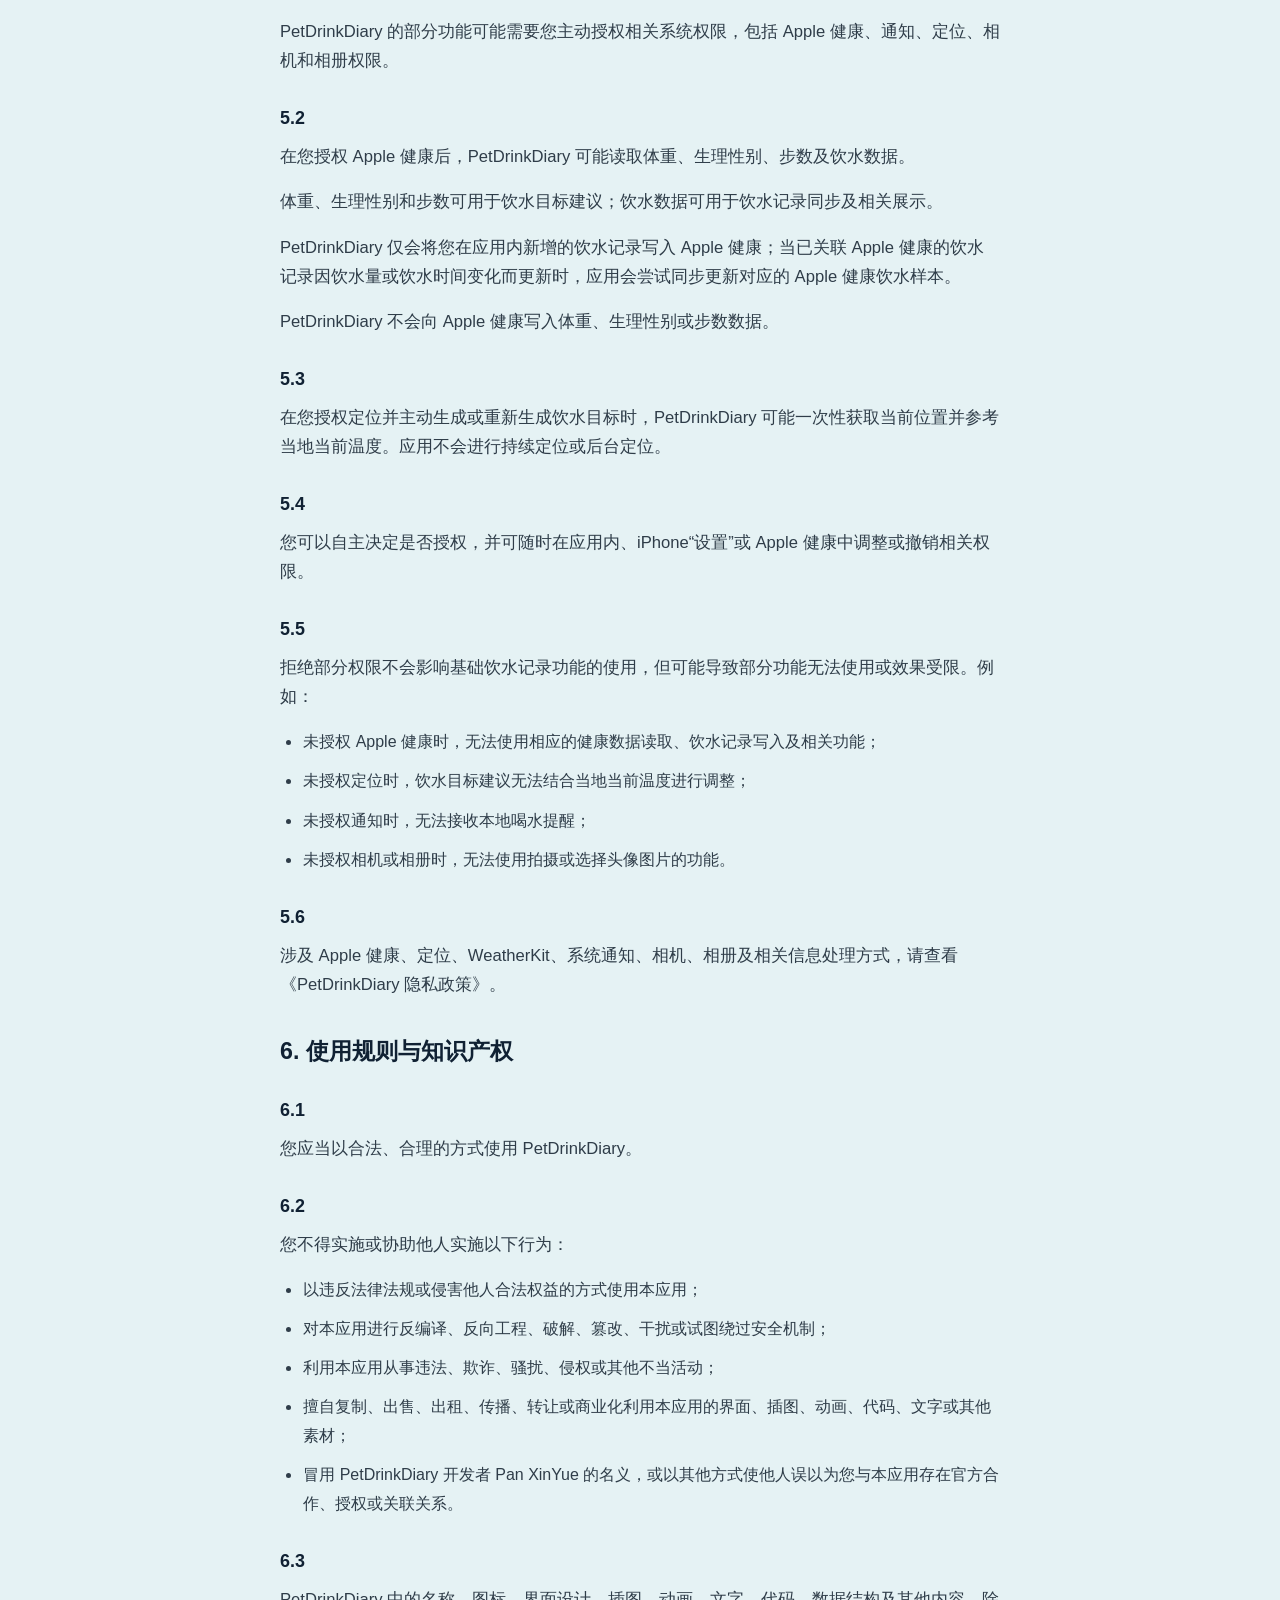
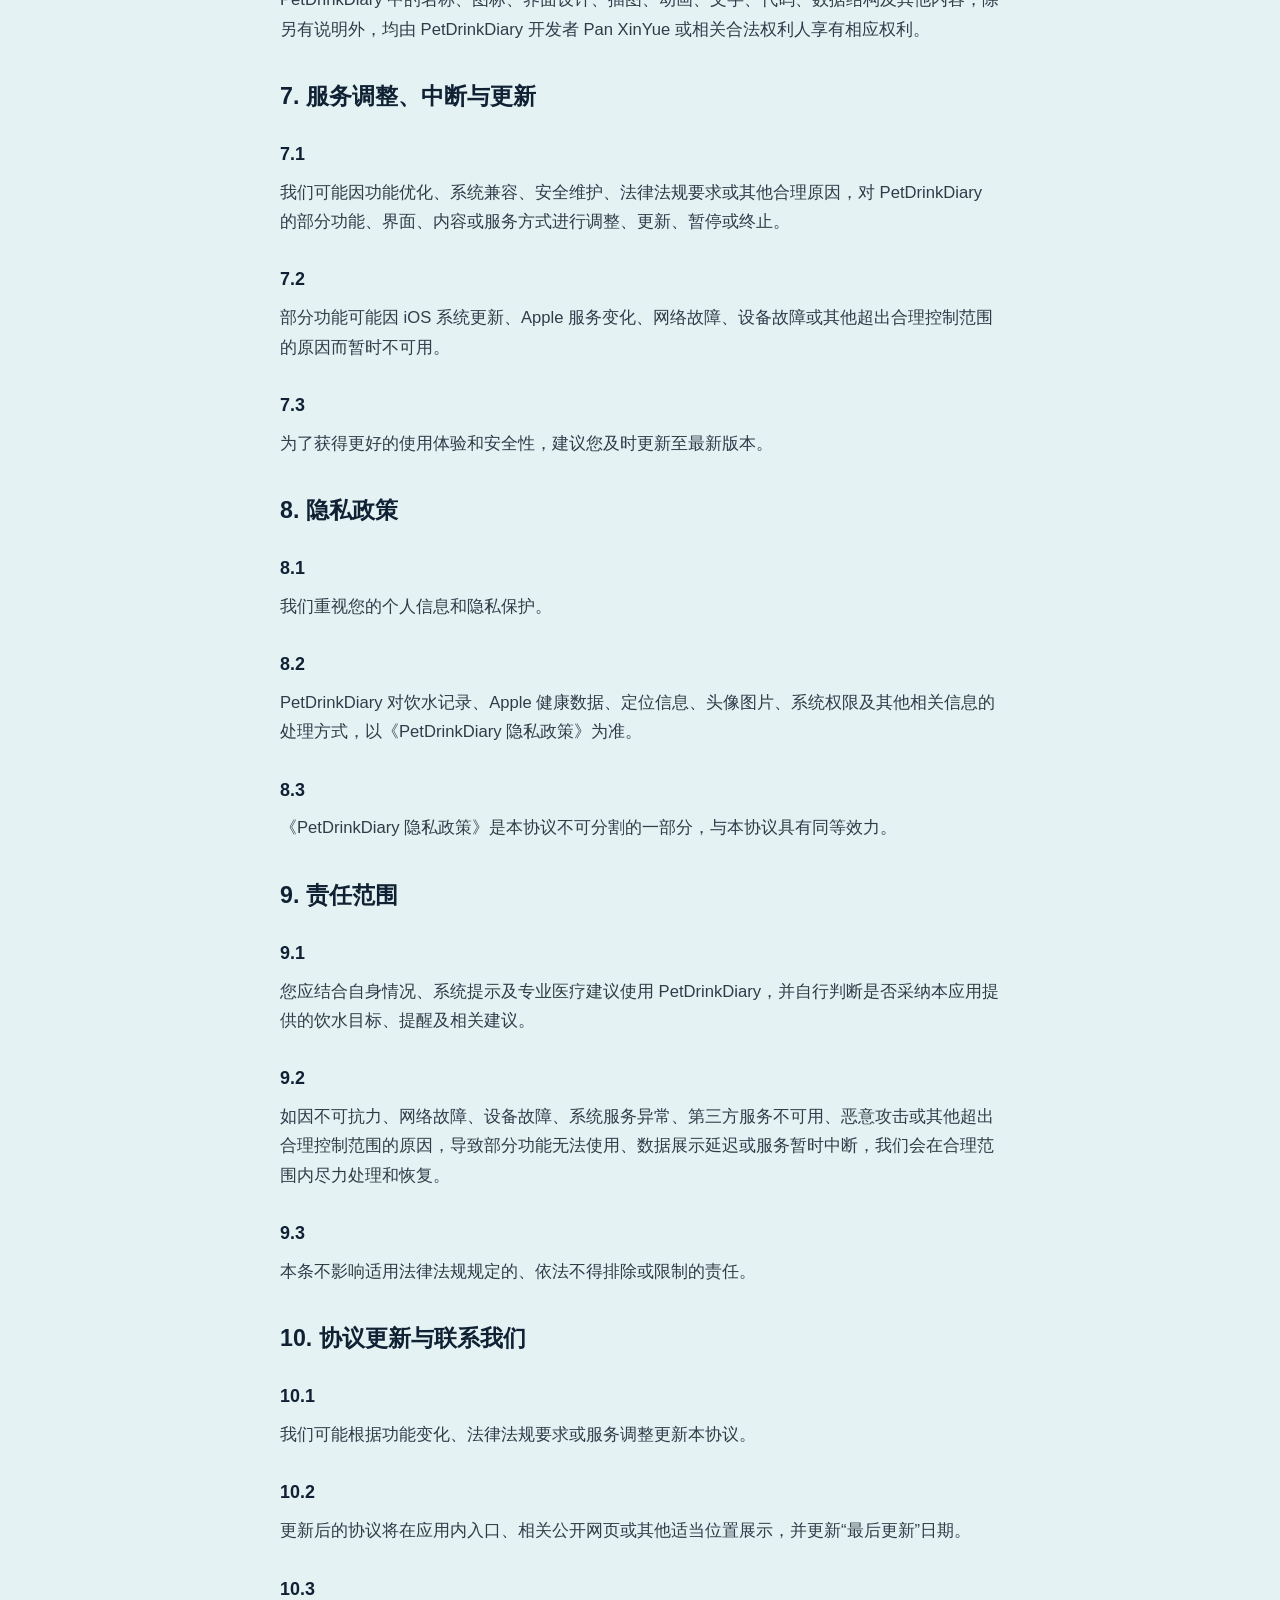
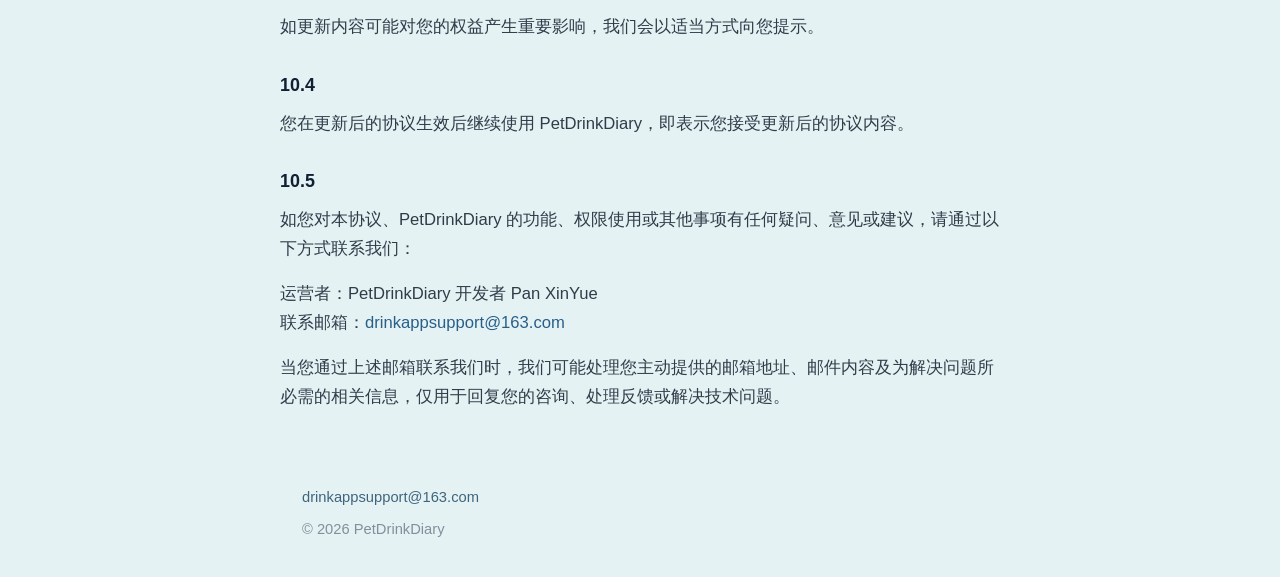
<file: terms-zh-CN.html>
<!doctype html>
<html lang="zh-CN">
<head>
  <meta charset="utf-8">
  <meta name="viewport" content="width=device-width, initial-scale=1">
  <meta name="theme-color" content="#e5f2f4">
  <meta name="description" content="PetDrinkDiary 用户协议，说明应用功能、饮水目标、提醒、Apple 健康、定位及使用规则。">
  <title>PetDrinkDiary 用户协议</title>
  <link rel="stylesheet" href="style.css">
</head>
<body>
  <main class="document-shell">
    <a class="back-link" href="index-zh-CN.html">← 返回 PetDrinkDiary</a>

    <header class="document-header">
      <div class="document-brand">
        <img class="app-icon app-icon-small" src="app-icon.png" alt="PetDrinkDiary App 图标">
        <span>PetDrinkDiary</span>
      </div>
      <h1>PetDrinkDiary 用户协议</h1>
      <div class="date-block" aria-label="日期信息">
        <p>生效日期：2026年6月</p>
        <p>最后更新：2026年6月</p>
      </div>
    </header>

    <article class="legal-content">
      <p>欢迎您使用 PetDrinkDiary。</p>
      <p>本用户协议由您与 PetDrinkDiary 开发者 Pan XinYue 就您下载、安装、打开、访问或使用 PetDrinkDiary 应用及相关功能所订立。</p>
      <p>请您在使用 PetDrinkDiary 前认真阅读并充分理解本协议内容。</p>

      <section>
        <h2>1. 特别提示与协议接受</h2>

        <h3>1.1</h3>
        <p>PetDrinkDiary 开发者 Pan XinYue 依据本协议向您提供 PetDrinkDiary 应用及相关功能。</p>

        <h3>1.2</h3>
        <p>您下载、安装、打开、访问或使用 PetDrinkDiary，即表示您已阅读、理解并同意接受本协议及《PetDrinkDiary 隐私政策》的全部内容。</p>

        <h3>1.3</h3>
        <p>如您不同意本协议或《PetDrinkDiary 隐私政策》的任何内容，请停止使用 PetDrinkDiary。</p>

        <h3>1.4</h3>
        <p>PetDrinkDiary 当前不提供账号注册、登录、会员订阅、广告服务、社区互动、内容发布、云端账号同步或自建服务器数据存储服务。</p>
      </section>

      <section>
        <h2>2. 服务内容与使用许可</h2>

        <h3>2.1</h3>
        <p>PetDrinkDiary 是一款用于日常饮水管理的工具型应用，主要提供以下功能：</p>
        <ul>
          <li>记录饮水时间、饮水量、饮品类型及备注；</li>
          <li>展示每日饮水进度、历史记录和饮水统计；</li>
          <li>根据您主动填写或授权读取的信息生成饮水目标建议；</li>
          <li>提供本地喝水提醒功能；</li>
          <li>提供宠物陪伴、小纪念及相关互动展示；</li>
          <li>在您授权后读取 Apple 健康中的体重、生理性别、步数及饮水数据；</li>
          <li>将您在应用内新增的饮水记录写入 Apple 健康；</li>
          <li>在您修改已关联 Apple 健康的饮水记录时，如饮水量或饮水时间发生变化，尝试更新对应的 Apple 健康饮水样本；受系统权限、Apple 健康状态或其他系统原因影响，相关更新可能无法完成；</li>
          <li>在您授权定位并主动生成或重新生成饮水目标时，参考当地当前温度等环境信息；</li>
          <li>提供桌面 Widget 展示饮水进度等本地信息。</li>
        </ul>

        <h3>2.2</h3>
        <p>在遵守本协议的前提下，您获得一项个人、非商业、不可转让、不可再授权的有限使用许可，仅可用于正常使用 PetDrinkDiary。</p>

        <h3>2.3</h3>
        <p>部分功能可能受到设备型号、iOS 系统版本、网络状态、系统权限、Apple 健康授权、Apple 服务可用性或其他系统条件影响。</p>
        <p>我们会尽力维持应用本地功能的正常运行，但不承诺所有功能在所有设备、网络环境或时间均可完全正常使用。</p>
      </section>

      <section>
        <h2>3. 饮水目标、提醒与信息准确性</h2>

        <h3>3.1</h3>
        <p>PetDrinkDiary 提供的饮水目标、提醒、统计、环境参考及其他相关建议，仅用于日常饮水管理参考。</p>

        <h3>3.2</h3>
        <p>饮水目标建议可能受到您主动填写的信息、Apple 健康授权状态、体重、生理性别、步数、当地当前温度参考、网络状态及其他系统条件影响。</p>

        <h3>3.3</h3>
        <p>我们会尽力提供合理的记录展示和饮水目标建议，但不保证相关结果适用于每一位用户、每一种身体状况或每一个具体场景。</p>

        <h3>3.4</h3>
        <p>您应根据自身实际情况决定是否采纳本应用提供的建议，并自行确认所记录信息的准确性。</p>

        <h3>3.5</h3>
        <p>喝水提醒由您的设备通过 iOS 系统本地通知功能执行。提醒是否正常显示，可能受到通知权限、设备设置、专注模式、系统状态及其他系统条件影响。</p>
      </section>

      <section>
        <h2>4. 健康免责声明</h2>

        <h3>4.1</h3>
        <p>PetDrinkDiary 不是医疗器械，不提供医疗诊断、治疗建议、紧急医疗服务或个体化医疗方案。</p>

        <h3>4.2</h3>
        <p>饮水需求可能因年龄、体重、活动情况、环境、疾病、药物使用、孕期、哺乳期及其他个人情况而不同。</p>

        <h3>4.3</h3>
        <p>如您存在肾脏疾病、心血管疾病、代谢疾病、需要限制饮水量的疾病、孕期特殊情况或其他需要医学管理的身体状况，请优先遵循医生、营养师或其他专业人士的建议。</p>

        <h3>4.4</h3>
        <p>请勿因使用 PetDrinkDiary 而忽视、延迟或替代专业医疗建议。</p>
      </section>

      <section>
        <h2>5. Apple 健康、定位及系统权限</h2>

        <h3>5.1</h3>
        <p>PetDrinkDiary 的部分功能可能需要您主动授权相关系统权限，包括 Apple 健康、通知、定位、相机和相册权限。</p>

        <h3>5.2</h3>
        <p>在您授权 Apple 健康后，PetDrinkDiary 可能读取体重、生理性别、步数及饮水数据。</p>
        <p>体重、生理性别和步数可用于饮水目标建议；饮水数据可用于饮水记录同步及相关展示。</p>
        <p>PetDrinkDiary 仅会将您在应用内新增的饮水记录写入 Apple 健康；当已关联 Apple 健康的饮水记录因饮水量或饮水时间变化而更新时，应用会尝试同步更新对应的 Apple 健康饮水样本。</p>
        <p>PetDrinkDiary 不会向 Apple 健康写入体重、生理性别或步数数据。</p>

        <h3>5.3</h3>
        <p>在您授权定位并主动生成或重新生成饮水目标时，PetDrinkDiary 可能一次性获取当前位置并参考当地当前温度。应用不会进行持续定位或后台定位。</p>

        <h3>5.4</h3>
        <p>您可以自主决定是否授权，并可随时在应用内、iPhone“设置”或 Apple 健康中调整或撤销相关权限。</p>

        <h3>5.5</h3>
        <p>拒绝部分权限不会影响基础饮水记录功能的使用，但可能导致部分功能无法使用或效果受限。例如：</p>
        <ul>
          <li>未授权 Apple 健康时，无法使用相应的健康数据读取、饮水记录写入及相关功能；</li>
          <li>未授权定位时，饮水目标建议无法结合当地当前温度进行调整；</li>
          <li>未授权通知时，无法接收本地喝水提醒；</li>
          <li>未授权相机或相册时，无法使用拍摄或选择头像图片的功能。</li>
        </ul>

        <h3>5.6</h3>
        <p>涉及 Apple 健康、定位、WeatherKit、系统通知、相机、相册及相关信息处理方式，请查看《PetDrinkDiary 隐私政策》。</p>
      </section>

      <section>
        <h2>6. 使用规则与知识产权</h2>

        <h3>6.1</h3>
        <p>您应当以合法、合理的方式使用 PetDrinkDiary。</p>

        <h3>6.2</h3>
        <p>您不得实施或协助他人实施以下行为：</p>
        <ul>
          <li>以违反法律法规或侵害他人合法权益的方式使用本应用；</li>
          <li>对本应用进行反编译、反向工程、破解、篡改、干扰或试图绕过安全机制；</li>
          <li>利用本应用从事违法、欺诈、骚扰、侵权或其他不当活动；</li>
          <li>擅自复制、出售、出租、传播、转让或商业化利用本应用的界面、插图、动画、代码、文字或其他素材；</li>
          <li>冒用 PetDrinkDiary 开发者 Pan XinYue 的名义，或以其他方式使他人误以为您与本应用存在官方合作、授权或关联关系。</li>
        </ul>

        <h3>6.3</h3>
        <p>PetDrinkDiary 中的名称、图标、界面设计、插图、动画、文字、代码、数据结构及其他内容，除另有说明外，均由 PetDrinkDiary 开发者 Pan XinYue 或相关合法权利人享有相应权利。</p>
      </section>

      <section>
        <h2>7. 服务调整、中断与更新</h2>

        <h3>7.1</h3>
        <p>我们可能因功能优化、系统兼容、安全维护、法律法规要求或其他合理原因，对 PetDrinkDiary 的部分功能、界面、内容或服务方式进行调整、更新、暂停或终止。</p>

        <h3>7.2</h3>
        <p>部分功能可能因 iOS 系统更新、Apple 服务变化、网络故障、设备故障或其他超出合理控制范围的原因而暂时不可用。</p>

        <h3>7.3</h3>
        <p>为了获得更好的使用体验和安全性，建议您及时更新至最新版本。</p>
      </section>

      <section>
        <h2>8. 隐私政策</h2>

        <h3>8.1</h3>
        <p>我们重视您的个人信息和隐私保护。</p>

        <h3>8.2</h3>
        <p>PetDrinkDiary 对饮水记录、Apple 健康数据、定位信息、头像图片、系统权限及其他相关信息的处理方式，以《PetDrinkDiary 隐私政策》为准。</p>

        <h3>8.3</h3>
        <p>《PetDrinkDiary 隐私政策》是本协议不可分割的一部分，与本协议具有同等效力。</p>
      </section>

      <section>
        <h2>9. 责任范围</h2>

        <h3>9.1</h3>
        <p>您应结合自身情况、系统提示及专业医疗建议使用 PetDrinkDiary，并自行判断是否采纳本应用提供的饮水目标、提醒及相关建议。</p>

        <h3>9.2</h3>
        <p>如因不可抗力、网络故障、设备故障、系统服务异常、第三方服务不可用、恶意攻击或其他超出合理控制范围的原因，导致部分功能无法使用、数据展示延迟或服务暂时中断，我们会在合理范围内尽力处理和恢复。</p>

        <h3>9.3</h3>
        <p>本条不影响适用法律法规规定的、依法不得排除或限制的责任。</p>
      </section>

      <section>
        <h2>10. 协议更新与联系我们</h2>

        <h3>10.1</h3>
        <p>我们可能根据功能变化、法律法规要求或服务调整更新本协议。</p>

        <h3>10.2</h3>
        <p>更新后的协议将在应用内入口、相关公开网页或其他适当位置展示，并更新“最后更新”日期。</p>

        <h3>10.3</h3>
        <p>如更新内容可能对您的权益产生重要影响，我们会以适当方式向您提示。</p>

        <h3>10.4</h3>
        <p>您在更新后的协议生效后继续使用 PetDrinkDiary，即表示您接受更新后的协议内容。</p>

        <h3>10.5</h3>
        <p>如您对本协议、PetDrinkDiary 的功能、权限使用或其他事项有任何疑问、意见或建议，请通过以下方式联系我们：</p>
        <p>运营者：PetDrinkDiary 开发者 Pan XinYue<br>联系邮箱：<a href="mailto:drinkappsupport@163.com">drinkappsupport@163.com</a></p>
        <p>当您通过上述邮箱联系我们时，我们可能处理您主动提供的邮箱地址、邮件内容及为解决问题所必需的相关信息，仅用于回复您的咨询、处理反馈或解决技术问题。</p>
      </section>
    </article>
  </main>

  <footer class="site-footer document-footer">
    <a href="mailto:drinkappsupport@163.com">drinkappsupport@163.com</a>
    <p>© 2026 PetDrinkDiary</p>
  </footer>
</body>
</html>
</file>
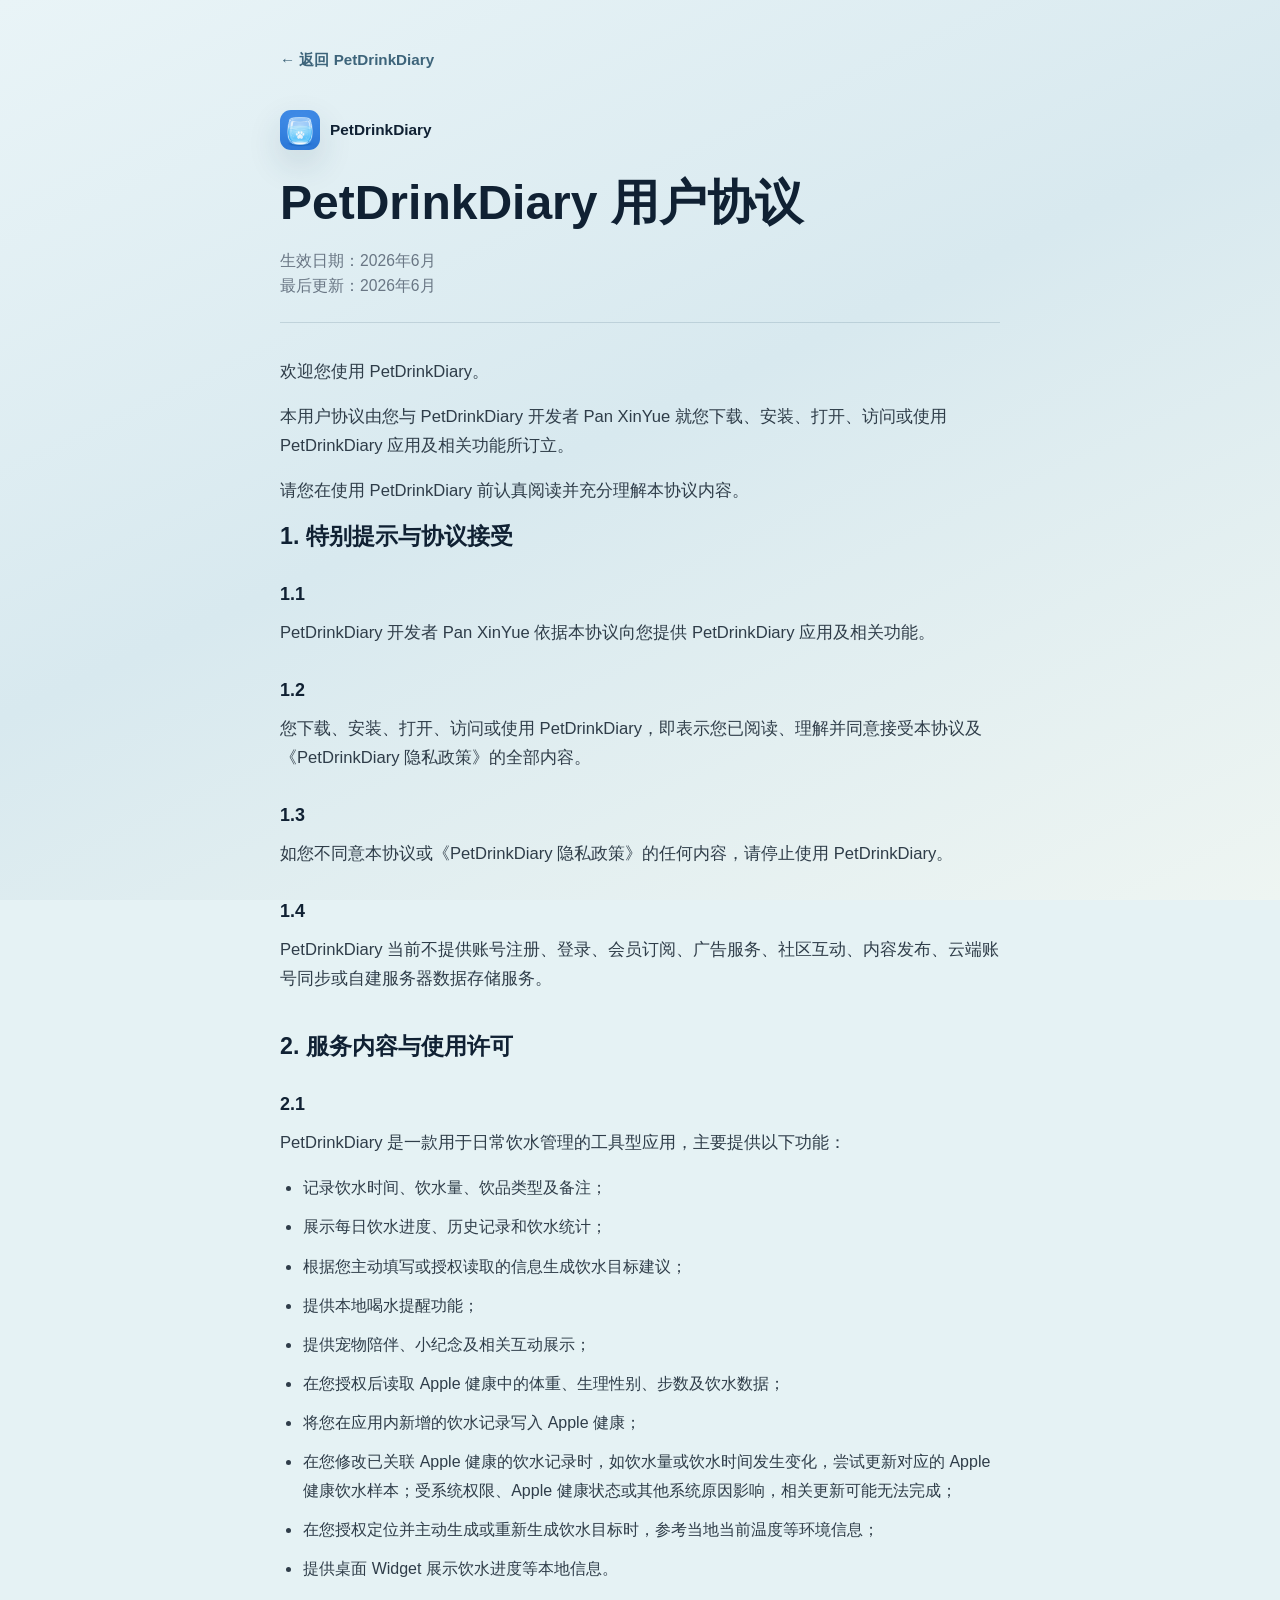
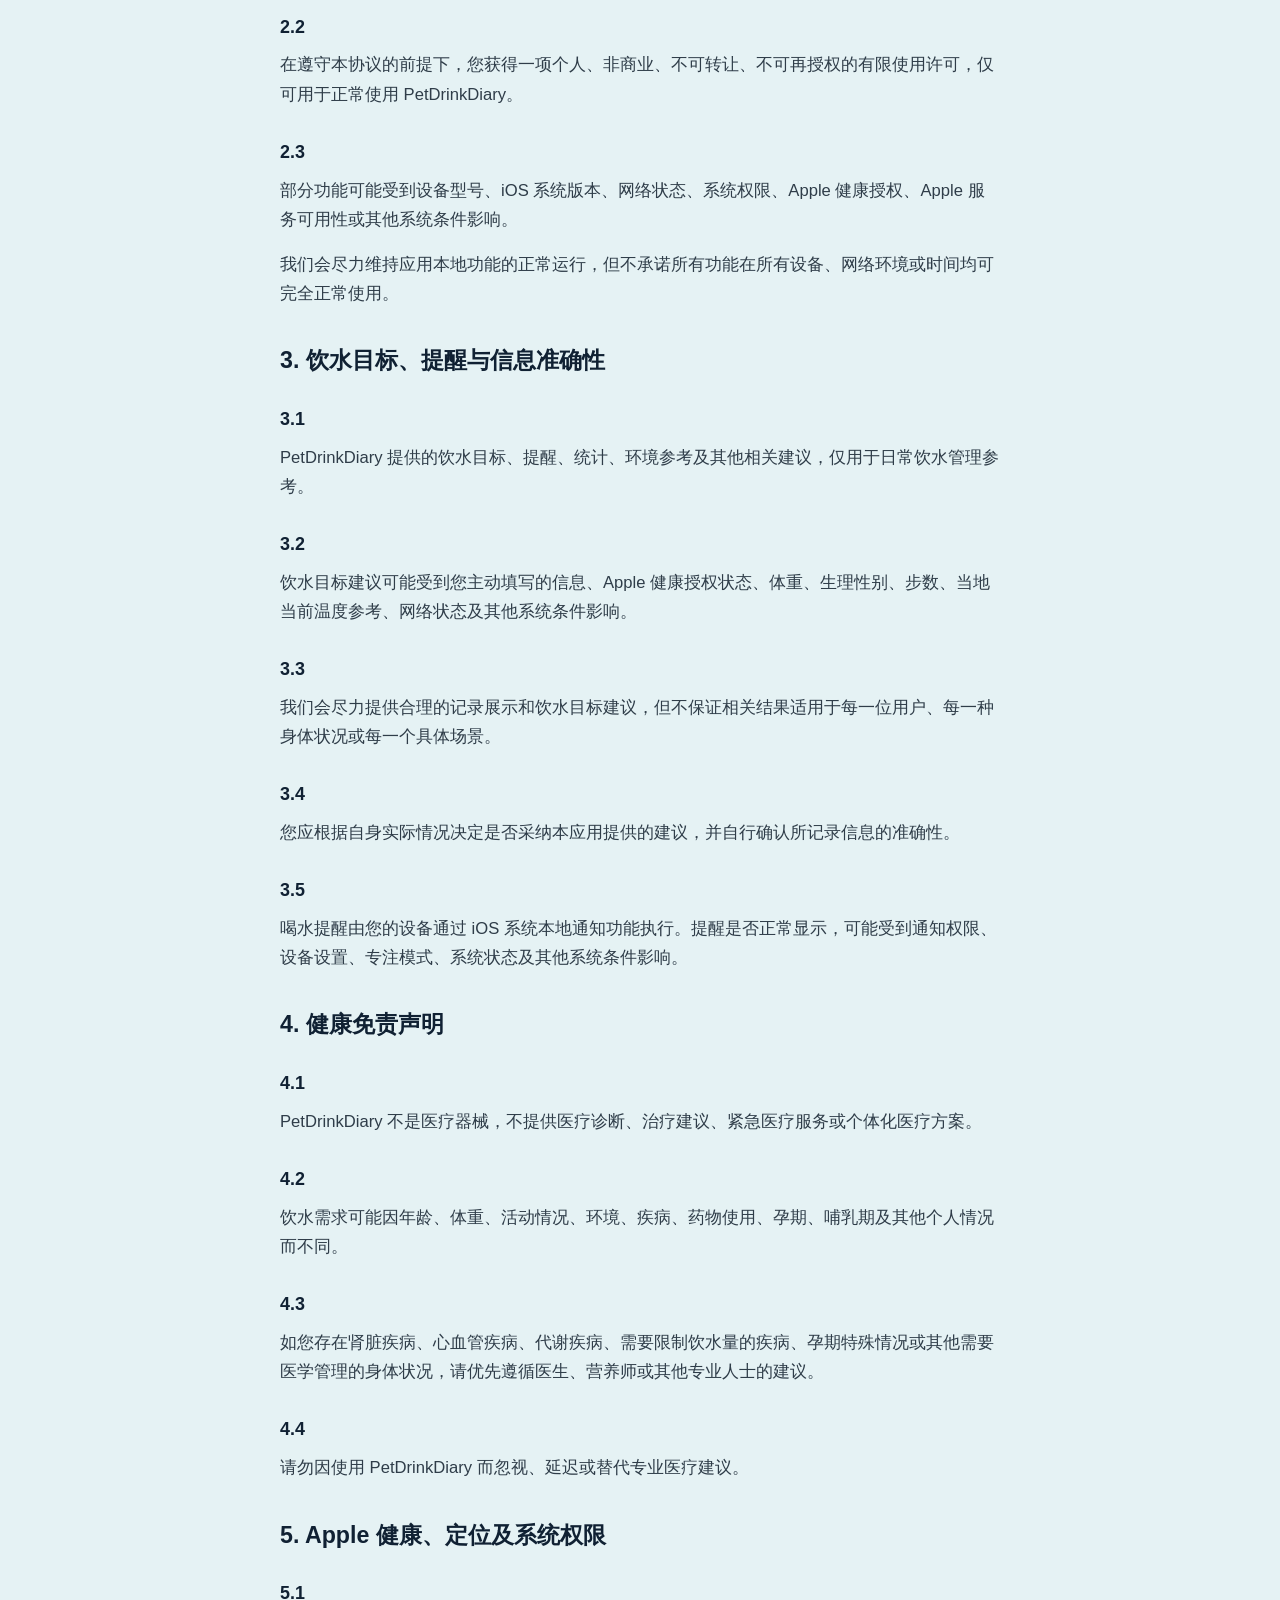
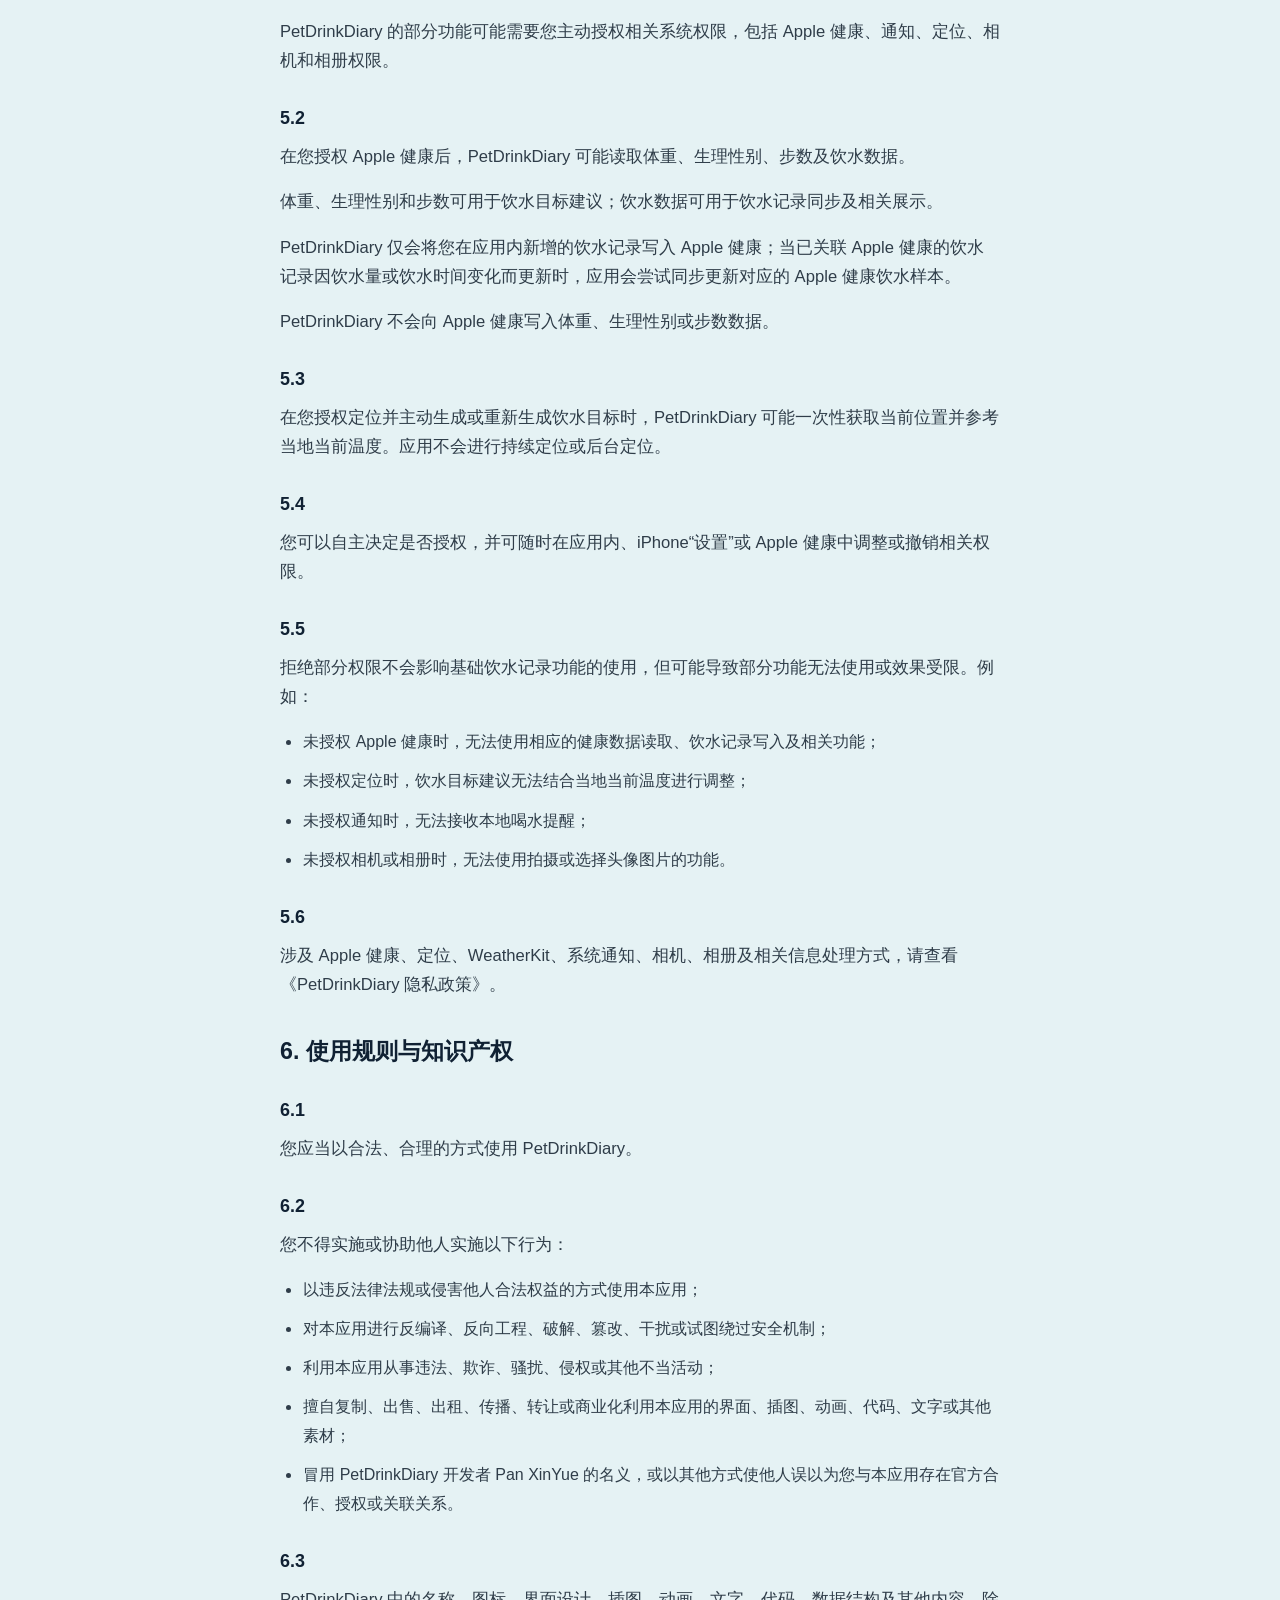
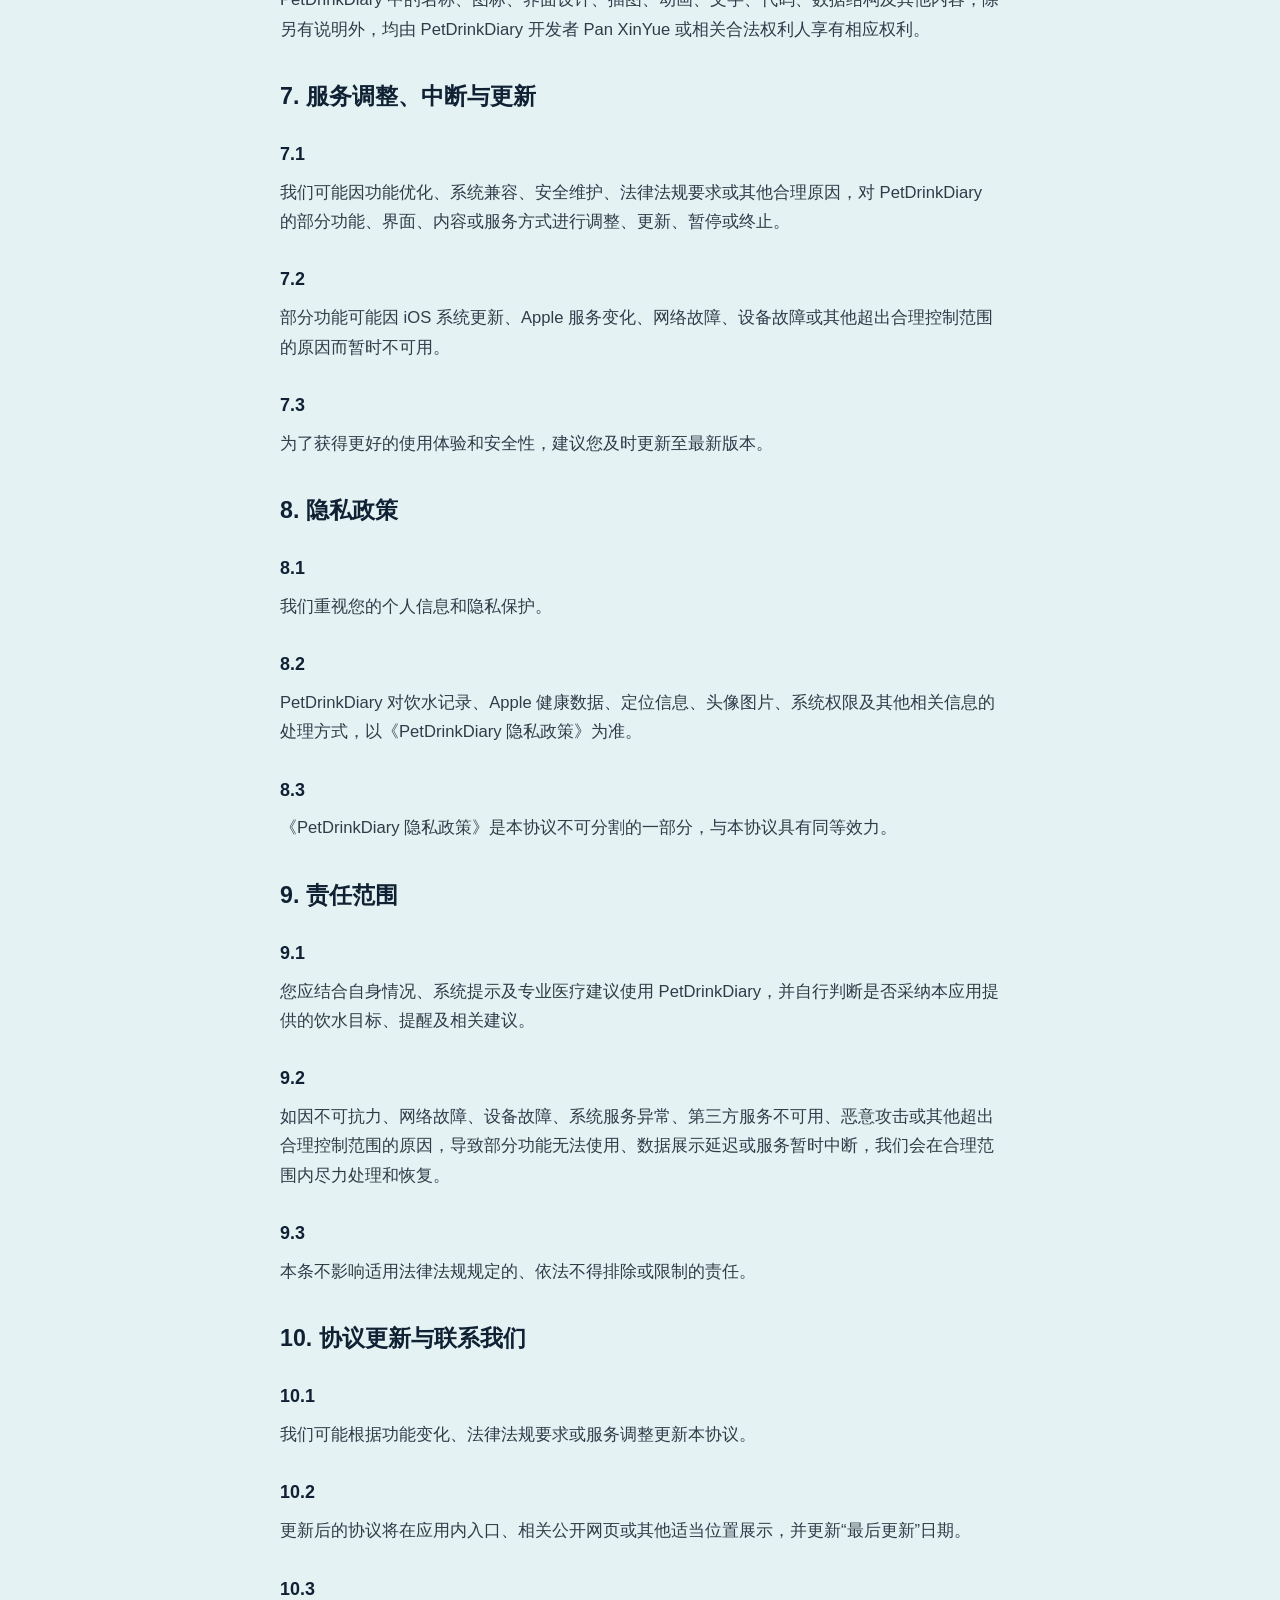
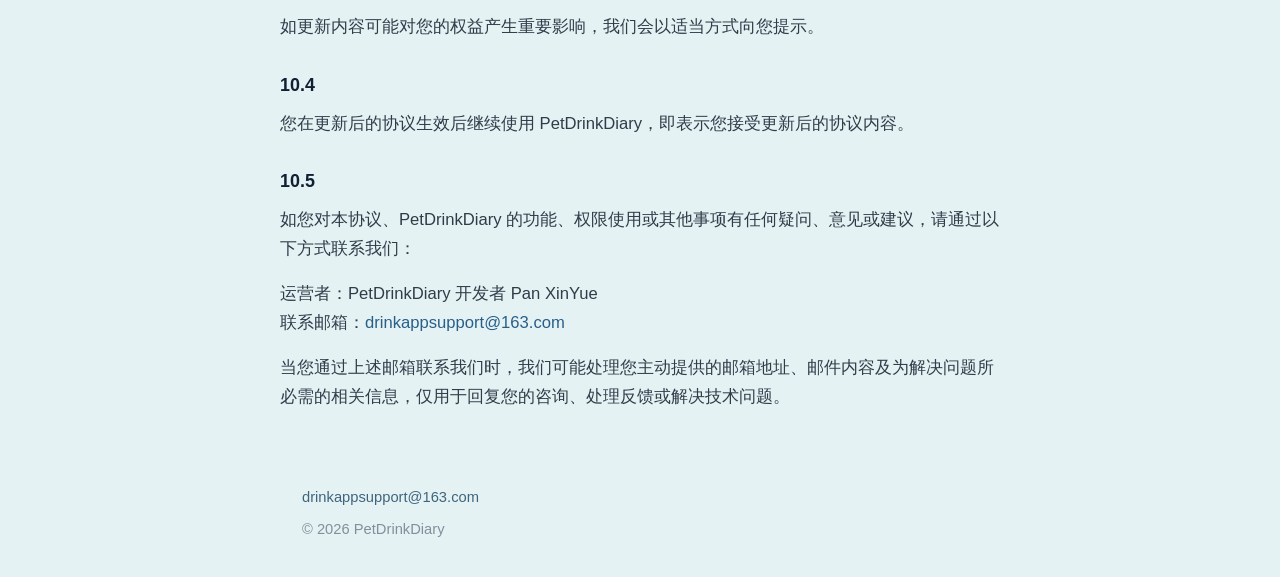
<file: terms.html>
<!doctype html>
<html lang="zh-CN">
<head>
  <meta charset="utf-8">
  <meta name="viewport" content="width=device-width, initial-scale=1">
  <meta name="theme-color" content="#e5f2f4">
  <meta name="description" content="PetDrinkDiary 用户协议，说明应用功能、饮水目标、提醒、Apple 健康、定位及使用规则。">
  <title>PetDrinkDiary 用户协议</title>
  <link rel="stylesheet" href="style.css">
</head>
<body>
  <main class="document-shell">
    <a class="back-link" href="index.html">← 返回 PetDrinkDiary</a>

    <header class="document-header">
      <div class="document-brand">
        <img class="app-icon app-icon-small" src="app-icon.png" alt="PetDrinkDiary App 图标">
        <span>PetDrinkDiary</span>
      </div>
      <h1>PetDrinkDiary 用户协议</h1>
      <div class="date-block" aria-label="日期信息">
        <p>生效日期：2026年6月</p>
        <p>最后更新：2026年6月</p>
      </div>
    </header>

    <article class="legal-content">
      <p>欢迎您使用 PetDrinkDiary。</p>
      <p>本用户协议由您与 PetDrinkDiary 开发者 Pan XinYue 就您下载、安装、打开、访问或使用 PetDrinkDiary 应用及相关功能所订立。</p>
      <p>请您在使用 PetDrinkDiary 前认真阅读并充分理解本协议内容。</p>

      <section>
        <h2>1. 特别提示与协议接受</h2>

        <h3>1.1</h3>
        <p>PetDrinkDiary 开发者 Pan XinYue 依据本协议向您提供 PetDrinkDiary 应用及相关功能。</p>

        <h3>1.2</h3>
        <p>您下载、安装、打开、访问或使用 PetDrinkDiary，即表示您已阅读、理解并同意接受本协议及《PetDrinkDiary 隐私政策》的全部内容。</p>

        <h3>1.3</h3>
        <p>如您不同意本协议或《PetDrinkDiary 隐私政策》的任何内容，请停止使用 PetDrinkDiary。</p>

        <h3>1.4</h3>
        <p>PetDrinkDiary 当前不提供账号注册、登录、会员订阅、广告服务、社区互动、内容发布、云端账号同步或自建服务器数据存储服务。</p>
      </section>

      <section>
        <h2>2. 服务内容与使用许可</h2>

        <h3>2.1</h3>
        <p>PetDrinkDiary 是一款用于日常饮水管理的工具型应用，主要提供以下功能：</p>
        <ul>
          <li>记录饮水时间、饮水量、饮品类型及备注；</li>
          <li>展示每日饮水进度、历史记录和饮水统计；</li>
          <li>根据您主动填写或授权读取的信息生成饮水目标建议；</li>
          <li>提供本地喝水提醒功能；</li>
          <li>提供宠物陪伴、小纪念及相关互动展示；</li>
          <li>在您授权后读取 Apple 健康中的体重、生理性别、步数及饮水数据；</li>
          <li>将您在应用内新增的饮水记录写入 Apple 健康；</li>
          <li>在您修改已关联 Apple 健康的饮水记录时，如饮水量或饮水时间发生变化，尝试更新对应的 Apple 健康饮水样本；受系统权限、Apple 健康状态或其他系统原因影响，相关更新可能无法完成；</li>
          <li>在您授权定位并主动生成或重新生成饮水目标时，参考当地当前温度等环境信息；</li>
          <li>提供桌面 Widget 展示饮水进度等本地信息。</li>
        </ul>

        <h3>2.2</h3>
        <p>在遵守本协议的前提下，您获得一项个人、非商业、不可转让、不可再授权的有限使用许可，仅可用于正常使用 PetDrinkDiary。</p>

        <h3>2.3</h3>
        <p>部分功能可能受到设备型号、iOS 系统版本、网络状态、系统权限、Apple 健康授权、Apple 服务可用性或其他系统条件影响。</p>
        <p>我们会尽力维持应用本地功能的正常运行，但不承诺所有功能在所有设备、网络环境或时间均可完全正常使用。</p>
      </section>

      <section>
        <h2>3. 饮水目标、提醒与信息准确性</h2>

        <h3>3.1</h3>
        <p>PetDrinkDiary 提供的饮水目标、提醒、统计、环境参考及其他相关建议，仅用于日常饮水管理参考。</p>

        <h3>3.2</h3>
        <p>饮水目标建议可能受到您主动填写的信息、Apple 健康授权状态、体重、生理性别、步数、当地当前温度参考、网络状态及其他系统条件影响。</p>

        <h3>3.3</h3>
        <p>我们会尽力提供合理的记录展示和饮水目标建议，但不保证相关结果适用于每一位用户、每一种身体状况或每一个具体场景。</p>

        <h3>3.4</h3>
        <p>您应根据自身实际情况决定是否采纳本应用提供的建议，并自行确认所记录信息的准确性。</p>

        <h3>3.5</h3>
        <p>喝水提醒由您的设备通过 iOS 系统本地通知功能执行。提醒是否正常显示，可能受到通知权限、设备设置、专注模式、系统状态及其他系统条件影响。</p>
      </section>

      <section>
        <h2>4. 健康免责声明</h2>

        <h3>4.1</h3>
        <p>PetDrinkDiary 不是医疗器械，不提供医疗诊断、治疗建议、紧急医疗服务或个体化医疗方案。</p>

        <h3>4.2</h3>
        <p>饮水需求可能因年龄、体重、活动情况、环境、疾病、药物使用、孕期、哺乳期及其他个人情况而不同。</p>

        <h3>4.3</h3>
        <p>如您存在肾脏疾病、心血管疾病、代谢疾病、需要限制饮水量的疾病、孕期特殊情况或其他需要医学管理的身体状况，请优先遵循医生、营养师或其他专业人士的建议。</p>

        <h3>4.4</h3>
        <p>请勿因使用 PetDrinkDiary 而忽视、延迟或替代专业医疗建议。</p>
      </section>

      <section>
        <h2>5. Apple 健康、定位及系统权限</h2>

        <h3>5.1</h3>
        <p>PetDrinkDiary 的部分功能可能需要您主动授权相关系统权限，包括 Apple 健康、通知、定位、相机和相册权限。</p>

        <h3>5.2</h3>
        <p>在您授权 Apple 健康后，PetDrinkDiary 可能读取体重、生理性别、步数及饮水数据。</p>
        <p>体重、生理性别和步数可用于饮水目标建议；饮水数据可用于饮水记录同步及相关展示。</p>
        <p>PetDrinkDiary 仅会将您在应用内新增的饮水记录写入 Apple 健康；当已关联 Apple 健康的饮水记录因饮水量或饮水时间变化而更新时，应用会尝试同步更新对应的 Apple 健康饮水样本。</p>
        <p>PetDrinkDiary 不会向 Apple 健康写入体重、生理性别或步数数据。</p>

        <h3>5.3</h3>
        <p>在您授权定位并主动生成或重新生成饮水目标时，PetDrinkDiary 可能一次性获取当前位置并参考当地当前温度。应用不会进行持续定位或后台定位。</p>

        <h3>5.4</h3>
        <p>您可以自主决定是否授权，并可随时在应用内、iPhone“设置”或 Apple 健康中调整或撤销相关权限。</p>

        <h3>5.5</h3>
        <p>拒绝部分权限不会影响基础饮水记录功能的使用，但可能导致部分功能无法使用或效果受限。例如：</p>
        <ul>
          <li>未授权 Apple 健康时，无法使用相应的健康数据读取、饮水记录写入及相关功能；</li>
          <li>未授权定位时，饮水目标建议无法结合当地当前温度进行调整；</li>
          <li>未授权通知时，无法接收本地喝水提醒；</li>
          <li>未授权相机或相册时，无法使用拍摄或选择头像图片的功能。</li>
        </ul>

        <h3>5.6</h3>
        <p>涉及 Apple 健康、定位、WeatherKit、系统通知、相机、相册及相关信息处理方式，请查看《PetDrinkDiary 隐私政策》。</p>
      </section>

      <section>
        <h2>6. 使用规则与知识产权</h2>

        <h3>6.1</h3>
        <p>您应当以合法、合理的方式使用 PetDrinkDiary。</p>

        <h3>6.2</h3>
        <p>您不得实施或协助他人实施以下行为：</p>
        <ul>
          <li>以违反法律法规或侵害他人合法权益的方式使用本应用；</li>
          <li>对本应用进行反编译、反向工程、破解、篡改、干扰或试图绕过安全机制；</li>
          <li>利用本应用从事违法、欺诈、骚扰、侵权或其他不当活动；</li>
          <li>擅自复制、出售、出租、传播、转让或商业化利用本应用的界面、插图、动画、代码、文字或其他素材；</li>
          <li>冒用 PetDrinkDiary 开发者 Pan XinYue 的名义，或以其他方式使他人误以为您与本应用存在官方合作、授权或关联关系。</li>
        </ul>

        <h3>6.3</h3>
        <p>PetDrinkDiary 中的名称、图标、界面设计、插图、动画、文字、代码、数据结构及其他内容，除另有说明外，均由 PetDrinkDiary 开发者 Pan XinYue 或相关合法权利人享有相应权利。</p>
      </section>

      <section>
        <h2>7. 服务调整、中断与更新</h2>

        <h3>7.1</h3>
        <p>我们可能因功能优化、系统兼容、安全维护、法律法规要求或其他合理原因，对 PetDrinkDiary 的部分功能、界面、内容或服务方式进行调整、更新、暂停或终止。</p>

        <h3>7.2</h3>
        <p>部分功能可能因 iOS 系统更新、Apple 服务变化、网络故障、设备故障或其他超出合理控制范围的原因而暂时不可用。</p>

        <h3>7.3</h3>
        <p>为了获得更好的使用体验和安全性，建议您及时更新至最新版本。</p>
      </section>

      <section>
        <h2>8. 隐私政策</h2>

        <h3>8.1</h3>
        <p>我们重视您的个人信息和隐私保护。</p>

        <h3>8.2</h3>
        <p>PetDrinkDiary 对饮水记录、Apple 健康数据、定位信息、头像图片、系统权限及其他相关信息的处理方式，以《PetDrinkDiary 隐私政策》为准。</p>

        <h3>8.3</h3>
        <p>《PetDrinkDiary 隐私政策》是本协议不可分割的一部分，与本协议具有同等效力。</p>
      </section>

      <section>
        <h2>9. 责任范围</h2>

        <h3>9.1</h3>
        <p>您应结合自身情况、系统提示及专业医疗建议使用 PetDrinkDiary，并自行判断是否采纳本应用提供的饮水目标、提醒及相关建议。</p>

        <h3>9.2</h3>
        <p>如因不可抗力、网络故障、设备故障、系统服务异常、第三方服务不可用、恶意攻击或其他超出合理控制范围的原因，导致部分功能无法使用、数据展示延迟或服务暂时中断，我们会在合理范围内尽力处理和恢复。</p>

        <h3>9.3</h3>
        <p>本条不影响适用法律法规规定的、依法不得排除或限制的责任。</p>
      </section>

      <section>
        <h2>10. 协议更新与联系我们</h2>

        <h3>10.1</h3>
        <p>我们可能根据功能变化、法律法规要求或服务调整更新本协议。</p>

        <h3>10.2</h3>
        <p>更新后的协议将在应用内入口、相关公开网页或其他适当位置展示，并更新“最后更新”日期。</p>

        <h3>10.3</h3>
        <p>如更新内容可能对您的权益产生重要影响，我们会以适当方式向您提示。</p>

        <h3>10.4</h3>
        <p>您在更新后的协议生效后继续使用 PetDrinkDiary，即表示您接受更新后的协议内容。</p>

        <h3>10.5</h3>
        <p>如您对本协议、PetDrinkDiary 的功能、权限使用或其他事项有任何疑问、意见或建议，请通过以下方式联系我们：</p>
        <p>运营者：PetDrinkDiary 开发者 Pan XinYue<br>联系邮箱：<a href="mailto:drinkappsupport@163.com">drinkappsupport@163.com</a></p>
        <p>当您通过上述邮箱联系我们时，我们可能处理您主动提供的邮箱地址、邮件内容及为解决问题所必需的相关信息，仅用于回复您的咨询、处理反馈或解决技术问题。</p>
      </section>
    </article>
  </main>

  <footer class="site-footer document-footer">
    <a href="mailto:drinkappsupport@163.com">drinkappsupport@163.com</a>
    <p>© 2026 PetDrinkDiary</p>
  </footer>
</body>
</html>
</file>
<file: style.css>
:root {
  color-scheme: light;
  --page-bg: linear-gradient(155deg, #e9f4f7 0%, #d8e9ef 48%, #eef5f2 100%);
  --ink: #142536;
  --heading: #102133;
  --body: #2f3d49;
  --muted: #697684;
  --link: #285f88;
  --footer-link: #3f657c;
  --footer-muted: #81909c;
  --link-bg: rgba(255, 255, 255, 0.42);
  --line: rgba(39, 74, 98, 0.16);
  --content-width: 720px;
  --page-inline: 22px;
}

* {
  box-sizing: border-box;
}

html {
  min-height: 100%;
  background: var(--page-bg);
  background-attachment: fixed;
  background-color: #e5f2f4;
  scrollbar-color: rgba(76, 116, 138, 0.38) rgba(216, 233, 239, 0.28);
  scrollbar-width: thin;
  overflow-x: hidden;
}

body {
  min-height: 100vh;
  min-height: 100svh;
  min-height: 100dvh;
  margin: 0;
  background: var(--page-bg);
  background-attachment: fixed;
  background-color: #e5f2f4;
  color: var(--body);
  display: flex;
  flex-direction: column;
  font-family: -apple-system, BlinkMacSystemFont, "Segoe UI", "PingFang SC", "Hiragino Sans GB", "Microsoft YaHei", sans-serif;
  line-height: 1.75;
  overflow-x: hidden;
}

::-webkit-scrollbar {
  width: 10px;
}

::-webkit-scrollbar-track {
  background: rgba(216, 233, 239, 0.28);
}

::-webkit-scrollbar-thumb {
  background: rgba(76, 116, 138, 0.38);
  border: 2px solid rgba(216, 233, 239, 0.28);
  border-radius: 999px;
}

::-webkit-scrollbar-thumb:hover {
  background: rgba(76, 116, 138, 0.52);
}

a {
  color: var(--link);
  text-decoration: none;
  overflow-wrap: anywhere;
}

a:hover {
  text-decoration: underline;
}

.home-shell,
.document-shell {
  width: min(100%, var(--content-width));
  margin: 0 auto;
  padding: 44px var(--page-inline) 36px;
  background: transparent;
}

.home-shell {
  flex: 1 0 auto;
  min-height: calc(100svh - 116px);
  display: flex;
  flex-direction: column;
  justify-content: flex-start;
  align-items: center;
  gap: clamp(32px, 5vw, 46px);
  padding-top: clamp(86px, 14vh, 136px);
  padding-bottom: 34px;
  text-align: center;
}

.brand-header,
.document-brand {
  display: flex;
  align-items: center;
}

.brand-header {
  gap: 14px;
}

.home-shell .brand-header {
  flex-direction: column;
  justify-content: center;
  gap: 18px;
  width: 100%;
}

.home-brand-copy {
  max-width: 100%;
}

.app-icon {
  width: 70px;
  height: 70px;
  flex: 0 0 auto;
  border-radius: 17px;
  box-shadow: 0 14px 34px rgba(29, 67, 89, 0.14);
}

.app-icon-small {
  width: 40px;
  height: 40px;
  border-radius: 11px;
}

.brand-name {
  margin: 0 0 6px;
  color: var(--heading);
  font-size: 1.06rem;
  font-weight: 700;
}

.home-shell .brand-name {
  margin-bottom: 8px;
  font-size: clamp(1.02rem, 1.8vw, 1.16rem);
  font-weight: 720;
  line-height: 1.25;
}

h1,
h2,
h3 {
  color: var(--heading);
  line-height: 1.28;
}

h1 {
  margin: 0;
  max-width: 100%;
  font-size: clamp(1.7rem, 5.4vw, 3rem);
  font-weight: 800;
  overflow-wrap: break-word;
}

.home-shell h1 {
  font-size: clamp(1.5rem, 3.5vw, 2.35rem);
  font-weight: 740;
  line-height: 1.24;
  text-wrap: balance;
}

.entry-list {
  display: grid;
  gap: 10px;
  width: min(100%, 340px);
  margin-left: auto;
  margin-right: auto;
}

.entry-link,
.back-link {
  display: inline-flex;
  align-items: center;
  color: var(--ink);
  font-weight: 700;
}

.entry-link {
  min-height: 48px;
  justify-content: space-between;
  width: 100%;
  padding: 0 17px;
  background: var(--link-bg);
  border: 1px solid var(--line);
  border-radius: 12px;
  box-shadow: none;
  font-size: 1rem;
  overflow-wrap: break-word;
  text-align: left;
}

.entry-link::after {
  content: ">";
  color: var(--link);
  font-size: 1.25rem;
}

.back-link {
  min-height: 32px;
  padding: 0;
  margin-bottom: 34px;
  color: #3d647a;
  font-size: 0.95rem;
  font-weight: 700;
  background: transparent;
  border: 0;
  box-shadow: none;
}

.document-header {
  padding-bottom: 24px;
  border-bottom: 1px solid var(--line);
}

.document-brand {
  gap: 10px;
  margin-bottom: 22px;
  color: var(--heading);
  font-size: 0.96rem;
  font-weight: 800;
}

.document-header h1 {
  margin-bottom: 16px;
  font-size: clamp(1.7rem, 6.8vw, 3rem);
}

.date-block {
  color: var(--muted);
  font-size: 0.98rem;
  line-height: 1.55;
}

.date-block p {
  margin: 0;
}

.legal-content {
  padding-top: 34px;
  overflow-wrap: break-word;
  word-break: break-word;
}

.legal-content section {
  margin: 0 0 38px;
}

.legal-content h2 {
  margin: 0 0 18px;
  font-size: 1.45rem;
  font-weight: 800;
}

.legal-content h3 {
  margin: 32px 0 12px;
  font-size: 1.12rem;
  font-weight: 800;
}

.legal-content p {
  margin: 0 0 16px;
  color: var(--body);
  font-size: 1.04rem;
  overflow-wrap: break-word;
}

.legal-content ul,
.legal-content ol {
  margin: 16px 0 0;
  padding-left: 1.35rem;
}

.legal-content li {
  margin: 10px 0;
  padding-left: 0.1rem;
  line-height: 1.82;
  overflow-wrap: break-word;
}

.site-footer {
  width: min(100%, var(--content-width));
  margin: 0 auto;
  padding: 22px var(--page-inline) 34px;
  background: transparent;
  color: var(--footer-muted);
  font-size: 0.92rem;
  text-align: left;
}

.home-shell + .site-footer {
  text-align: center;
}

.site-footer a {
  color: var(--footer-link);
}

.site-footer p {
  margin: 6px 0 0;
  color: var(--footer-muted);
}

.document-footer {
  padding-top: 0;
}

@media (min-width: 760px) {
  .home-shell,
  .document-shell {
    padding-left: 0;
    padding-right: 0;
  }

  .home-shell {
    min-height: calc(100svh - 96px);
    gap: 50px;
    padding-top: clamp(132px, 22vh, 210px);
    padding-bottom: 20px;
  }

  .home-shell .brand-header {
    gap: 14px;
  }

  .home-shell .brand-name {
    margin-bottom: 6px;
  }

  .home-shell + .site-footer {
    padding-top: 10px;
    padding-bottom: 28px;
  }
}

@media (max-width: 639px) {
  :root {
    --page-inline: 18px;
  }

  .home-shell {
    flex: 1 0 auto;
    min-height: 0;
    padding-top: 50px;
    padding-bottom: 24px;
    gap: 32px;
  }

  .home-shell .app-icon {
    width: 62px;
    height: 62px;
    border-radius: 15px;
  }

  .entry-list {
    width: min(100%, 340px);
    margin-left: auto;
    margin-right: auto;
  }

  .document-shell {
    padding-top: 32px;
    padding-bottom: 28px;
  }

  .document-header {
    padding-bottom: 20px;
  }

  .document-brand {
    margin-bottom: 18px;
  }

  .legal-content {
    padding-top: 28px;
  }

  .legal-content section {
    margin-bottom: 32px;
  }

  .legal-content h2 {
    font-size: 1.32rem;
  }

  .legal-content h3 {
    margin-top: 26px;
    font-size: 1.06rem;
  }

  .legal-content p {
    font-size: 1rem;
  }

  .legal-content ul,
  .legal-content ol {
    padding-left: 1.12rem;
  }

  .site-footer {
    margin-top: auto;
    padding-top: clamp(34px, 8svh, 64px);
    padding-bottom: 30px;
  }
}

@media (max-width: 360px) {
  :root {
    --page-inline: 16px;
  }

  .home-shell .brand-header {
    gap: 12px;
  }

  .home-shell .app-icon {
    width: 56px;
    height: 56px;
    border-radius: 14px;
  }

  .entry-link {
    padding: 0 14px;
  }
}

body.home-page {
  min-height: 100vh;
  min-height: 100svh;
  min-height: 100dvh;
  justify-content: center;
  padding-block: clamp(28px, 5svh, 48px);
  background: var(--page-bg);
  background-attachment: fixed;
  background-color: #e5f2f4;
}

.home-page .home-shell {
  flex: 0 0 auto;
  min-height: 0;
  padding-top: 0;
  padding-bottom: 0;
  background: var(--page-bg);
  background-attachment: fixed;
}

.home-page .site-footer {
  flex: 0 0 auto;
  margin-top: clamp(24px, 4svh, 38px);
  padding-top: 0;
  padding-bottom: 0;
  text-align: center;
}
</file>
